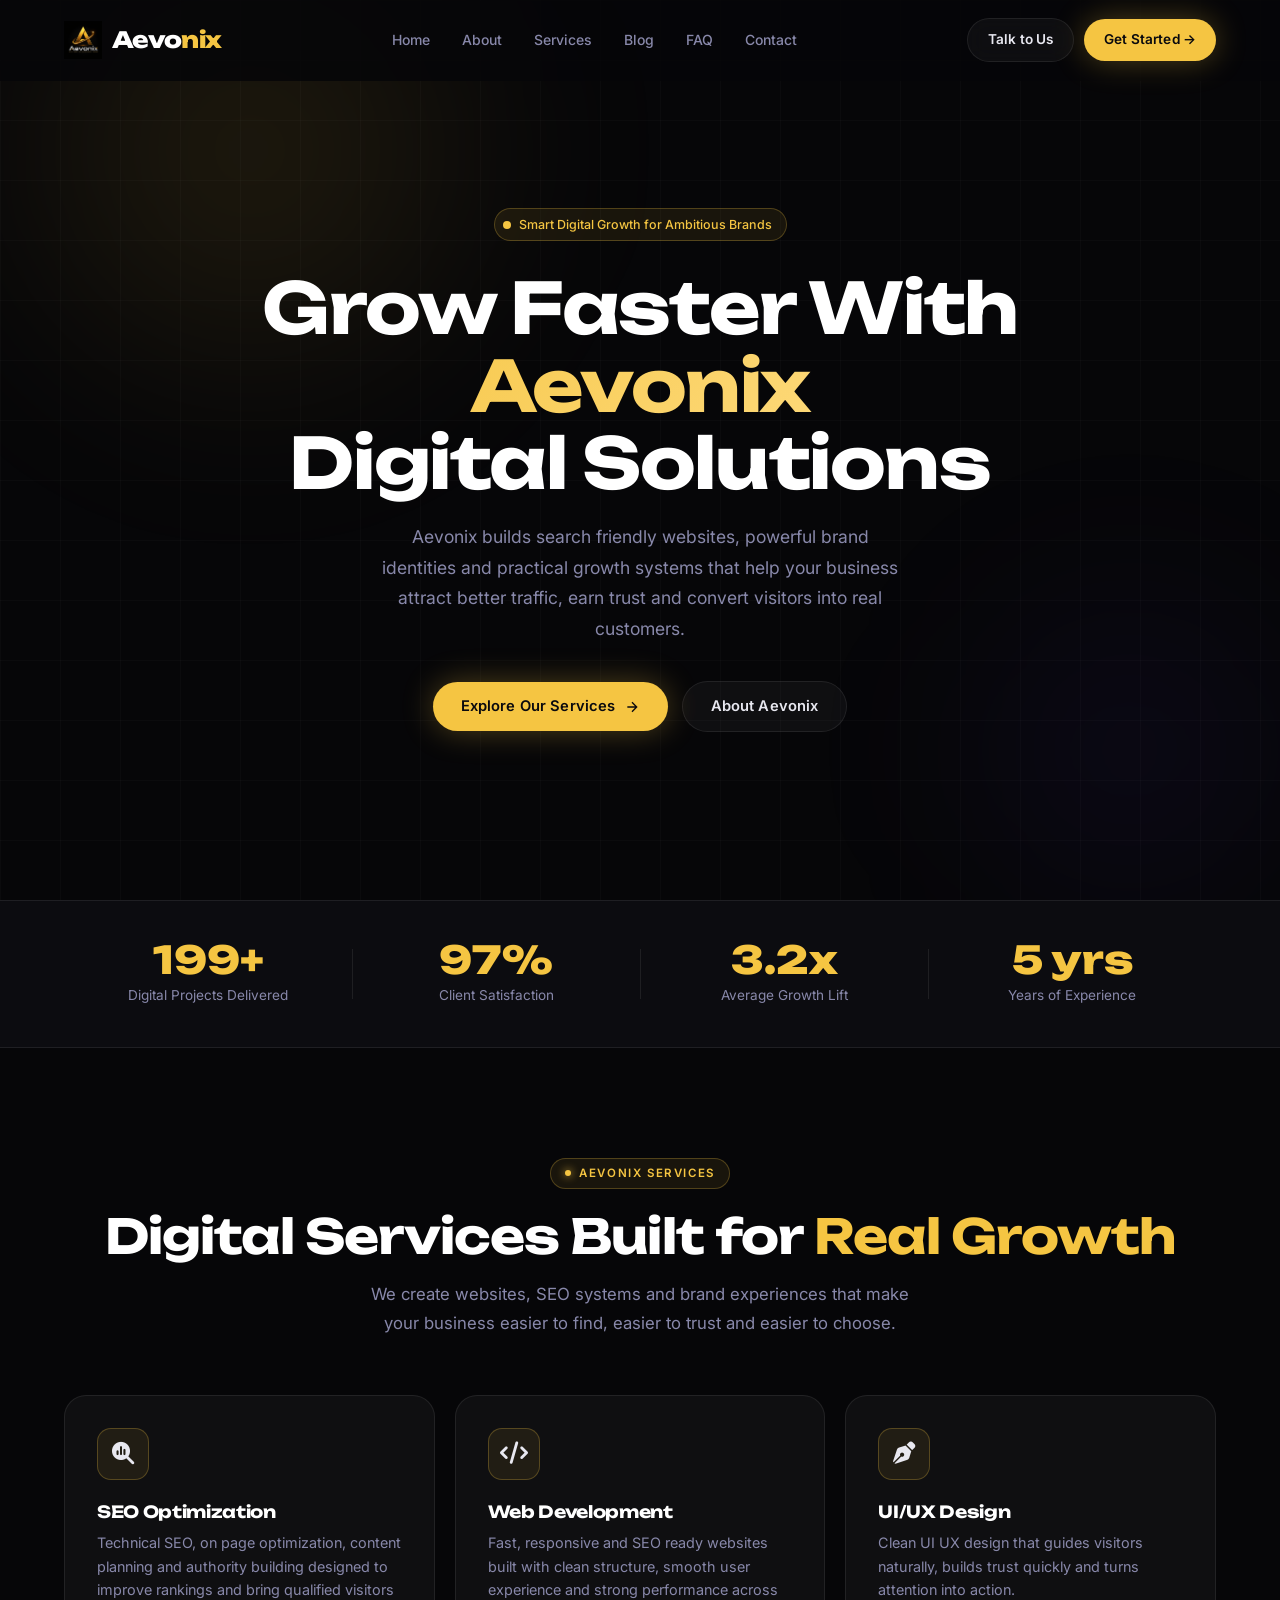
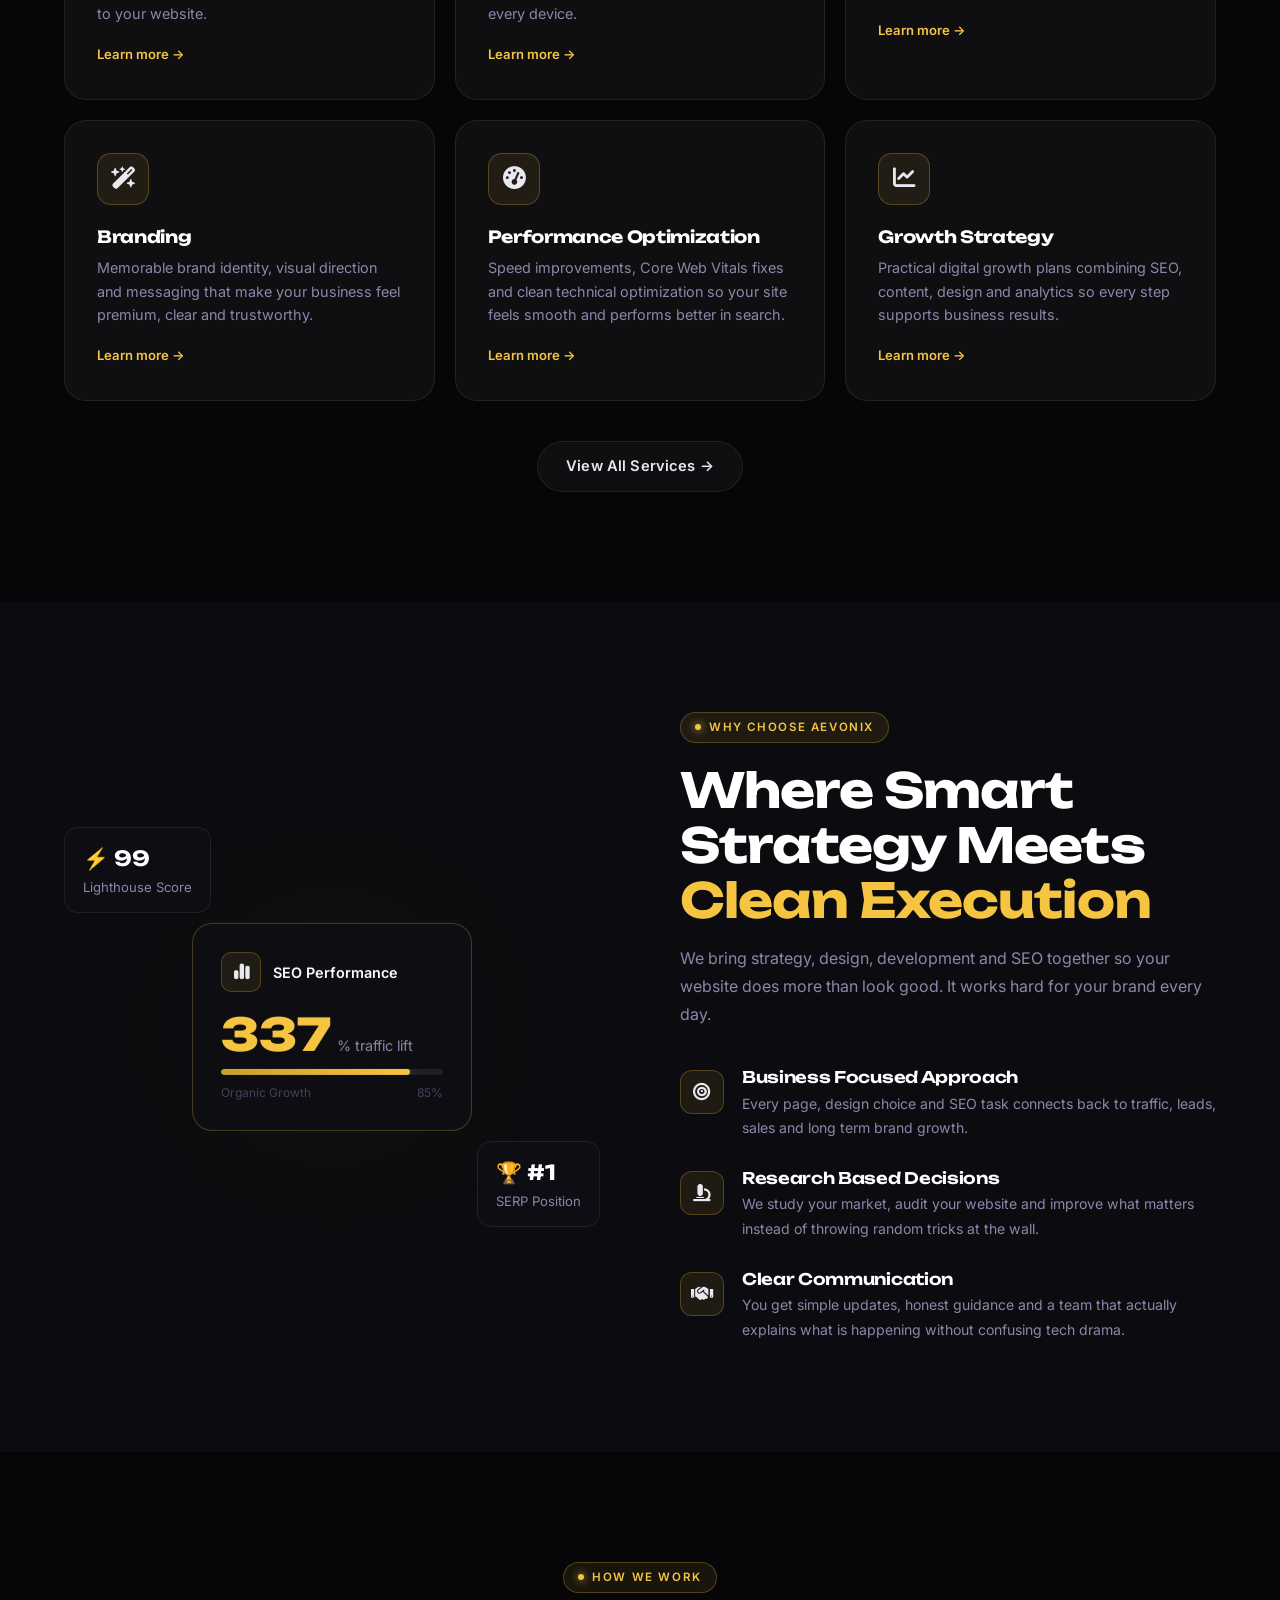
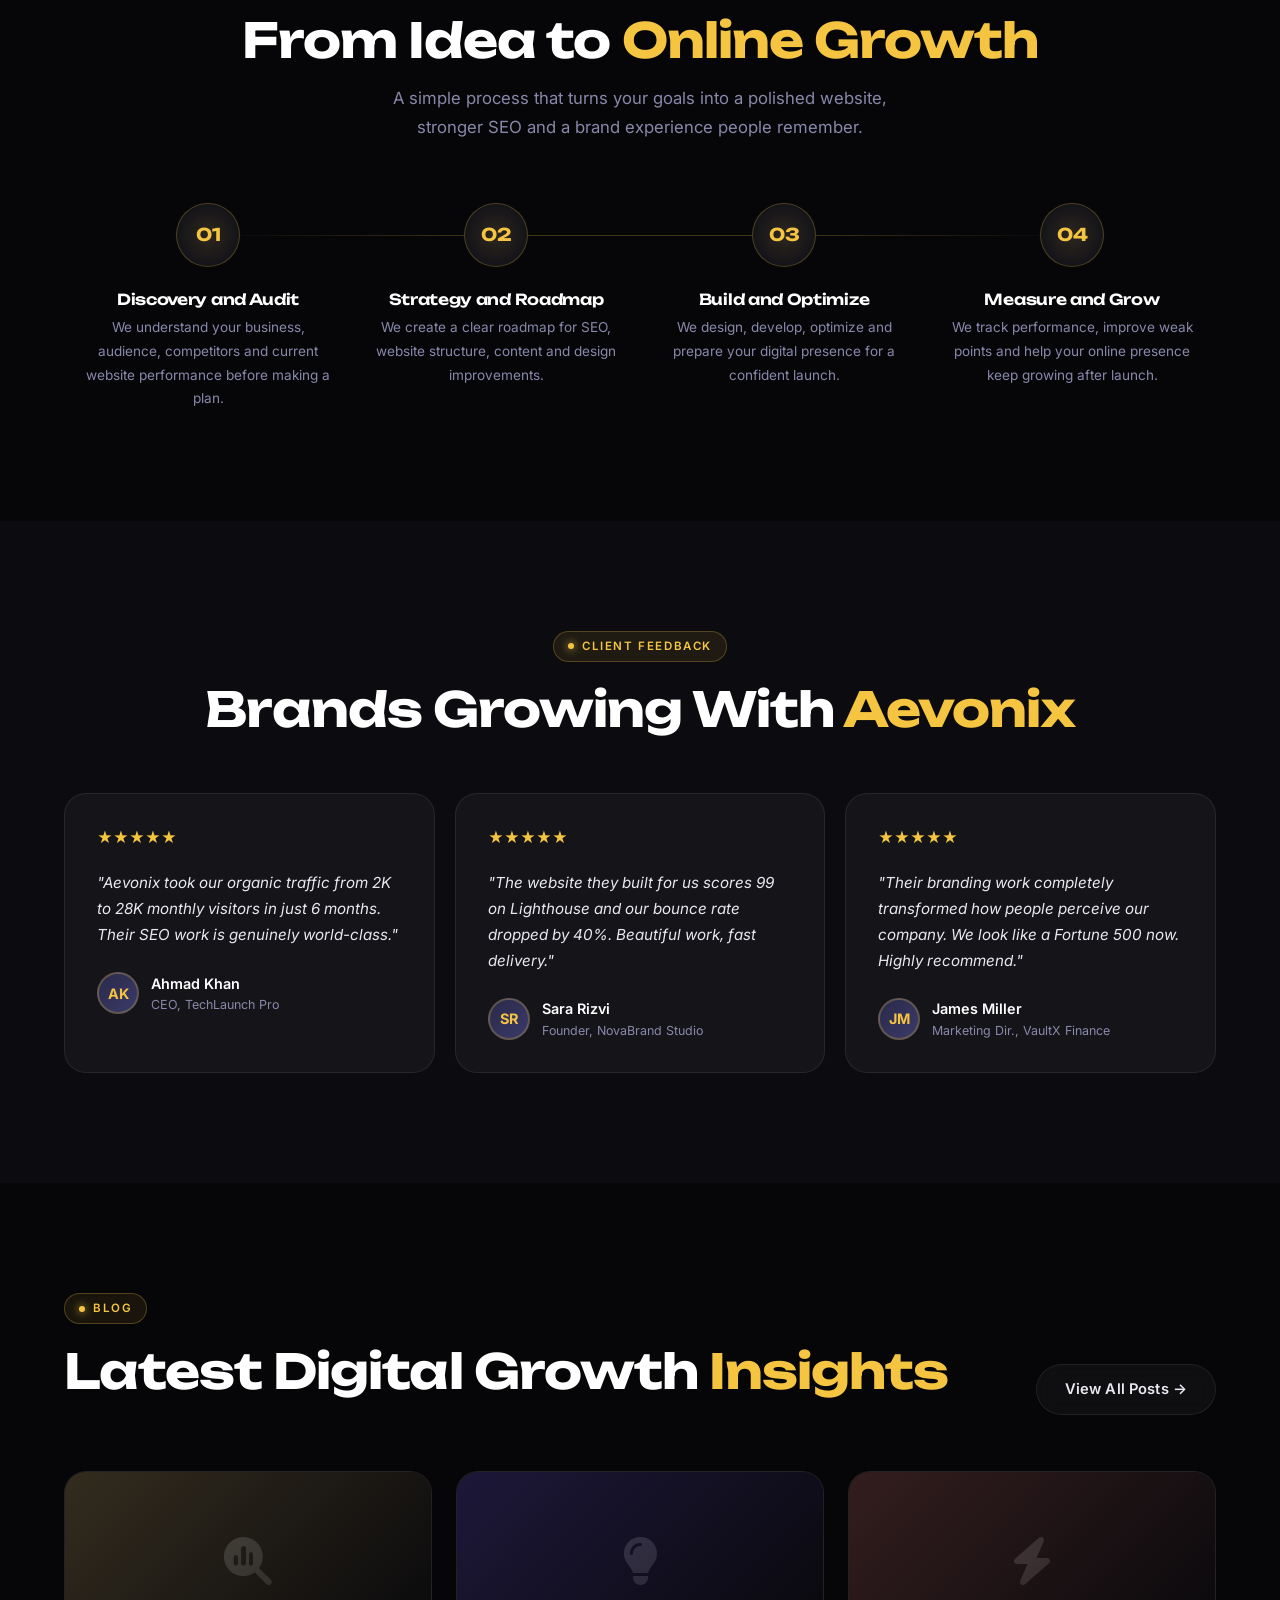
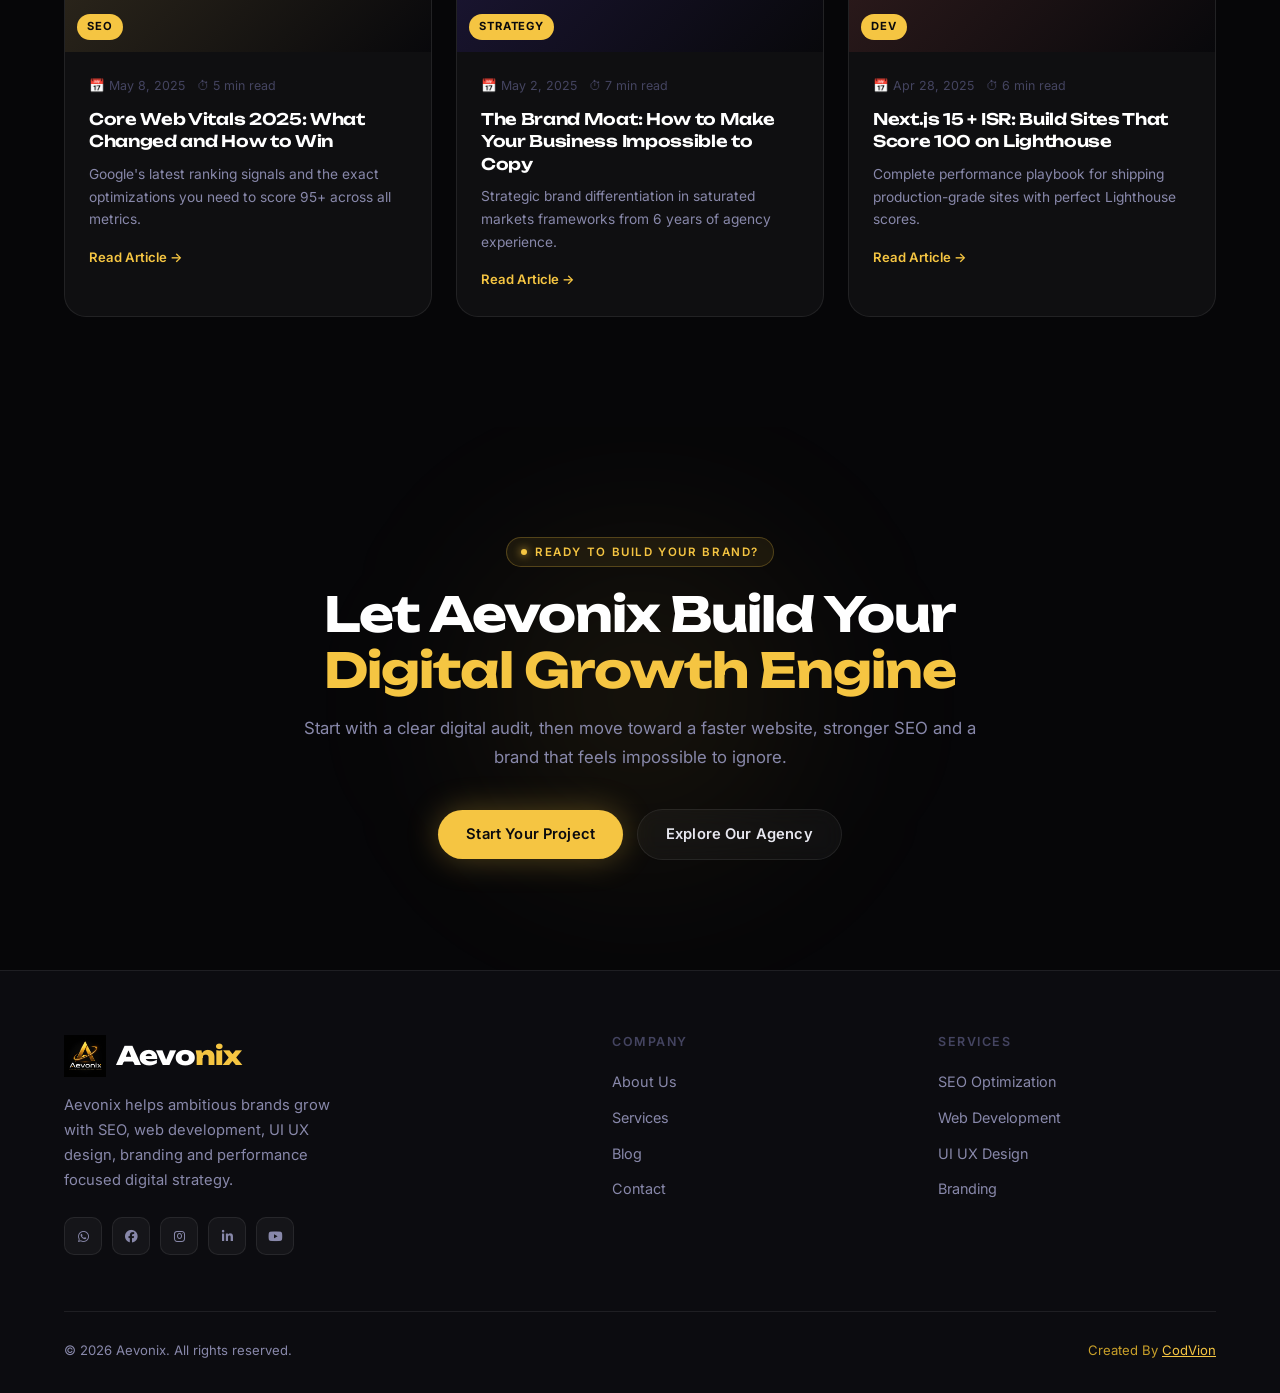
<file: aevonix/index.html>
<!DOCTYPE html>

<html lang="en">

<head>
  <meta charset="utf-8" />
  <meta content="width=device-width, initial-scale=1.0" name="viewport" />
  <title>Aevonix | Digital Growth Agency for SEO, Web Development and Branding</title>
  <meta
    content="Aevonix helps ambitious brands grow online with SEO, custom web development, UI UX design, branding and performance focused digital strategy."
    name="description" />
  <meta
    content="Aevonix, digital growth agency, SEO agency, web development agency, UI UX design, branding agency, technical SEO, on page SEO, website performance optimization, digital marketing services, business growth agency"
    name="keywords" />
  <meta content="Aevonix" name="author" />
  <meta content="index, follow, max-image-preview:large, max-snippet:-1, max-video-preview:-1" name="robots" />
  <meta content="#0b0b10" name="theme-color" />
  <link href="https://aevonix.netlify.app/" rel="canonical" />
  <link href="assets/images/favicon.webp" rel="icon" type="image/webp" />
  <link href="assets/images/favicon.webp" rel="apple-touch-icon" type="image/webp" />
  <meta content="website" property="og:type" />
  <meta content="Aevonix | SEO, Web Development and Digital Growth Agency" property="og:title" />
  <meta
    content="Grow your brand with Aevonix through search focused strategy, fast websites, conversion ready design and bold digital branding."
    property="og:description" />
  <meta content="https://aevonix.netlify.app/" property="og:url" />
  <meta content="Aevonix" property="og:site_name" />
  <meta content="https://aevonix.netlify.app/assets/images/og-image.webp" property="og:image" />
  <meta content="Aevonix digital growth agency brand preview" property="og:image:alt" />
  <meta content="en_US" property="og:locale" />
  <meta content="summary_large_image" name="twitter:card" />
  <meta content="Aevonix | Digital Growth Agency" name="twitter:title" />
  <meta content="SEO, web development, UI UX design and branding built for measurable online growth."
    name="twitter:description" />
  <meta content="https://aevonix.netlify.app/assets/images/og-image.webp" name="twitter:image" />
  <script type="application/ld+json">
  {
    "@context": "https://schema.org",
    "@graph": [
      {
        "@type": "Organization",
        "@id": "https://aevonix.netlify.app/#organization",
        "name": "Aevonix",
        "url": "https://aevonix.netlify.app/",
        "logo": "https://aevonix.netlify.app/assets/images/logo.webp",
        "description": "Aevonix is a digital growth agency offering SEO, web development, UI UX design, branding and performance optimization services.",
        "sameAs": [
          "https://www.facebook.com/profile.php?id=61585100560566",
          "https://www.instagram.com/codvion/",
          "https://www.linkedin.com/in/codvion/",
          "https://www.youtube.com/@codvion_pro"
        ],
        "contactPoint": {
          "@type": "ContactPoint",
          "telephone": "+92-321-4086800",
          "contactType": "customer support",
          "areaServed": "Worldwide",
          "availableLanguage": ["English", "Urdu"]
        }
      },
      {
        "@type": "WebSite",
        "@id": "https://aevonix.netlify.app/#website",
        "url": "https://aevonix.netlify.app/",
        "name": "Aevonix",
        "publisher": { "@id": "https://aevonix.netlify.app/#organization" },
        "potentialAction": {
          "@type": "SearchAction",
          "target": "https://aevonix.netlify.app/blog?s={search_term_string}",
          "query-input": "required name=search_term_string"
        }
      },
      {
        "@type": "ProfessionalService",
        "@id": "https://aevonix.netlify.app/#professionalservice",
        "name": "Aevonix Digital Growth Agency",
        "url": "https://aevonix.netlify.app/",
        "image": "https://aevonix.netlify.app/assets/images/og-image.webp",
        "priceRange": "$$",
        "areaServed": "Worldwide",
        "serviceType": [
          "SEO Optimization",
          "Web Development",
          "UI UX Design",
          "Branding",
          "Performance Optimization",
          "Digital Growth Strategy"
        ],
        "provider": { "@id": "https://aevonix.netlify.app/#organization" }
      }
    ]
  }
  </script>
  <link href="https://fonts.googleapis.com" rel="preconnect" />
  <link crossorigin="" href="https://fonts.gstatic.com" rel="preconnect" />
  <link
    href="https://fonts.googleapis.com/css2?family=Unbounded:wght@300;400;500;600;700;800;900&amp;family=Inter:wght@300;400;500;600&amp;display=swap"
    rel="stylesheet" />
  <link href="styles.css" rel="stylesheet" />
  <link href="https://cdnjs.cloudflare.com/ajax/libs/font-awesome/6.5.0/css/all.min.css" rel="stylesheet" />
  <style>
    .hero {
      min-height: 100vh;
      display: flex;
      align-items: center;
      position: relative;
      overflow: hidden;
      padding: 120px 0 80px;
    }

    .hero-bg {
      position: absolute;
      inset: 0;
      z-index: 0;
    }

    .hero-glow-1 {
      width: 700px;
      height: 700px;
      top: -200px;
      left: -100px;
      background: radial-gradient(circle, rgba(245, 197, 66, 0.12) 0%, transparent 65%);
    }

    .hero-glow-2 {
      width: 500px;
      height: 500px;
      bottom: -100px;
      right: -100px;
      background: radial-gradient(circle, rgba(100, 60, 245, 0.08) 0%, transparent 65%);
    }

    .hero-grid-lines {
      position: absolute;
      inset: 0;
      background-image:
        linear-gradient(rgba(255, 255, 255, 0.02) 1px, transparent 1px),
        linear-gradient(90deg, rgba(255, 255, 255, 0.02) 1px, transparent 1px);
      background-size: 60px 60px;
    }

    .hero-inner {
      position: relative;
      z-index: 1;
      display: flex;
      justify-content: center;
      align-items: center;
      flex-direction: column;
    }

    .hero-badge {
      display: inline-flex;
      align-items: center;
      gap: 8px;
      background: var(--gold-glass);
      border: 1px solid var(--border-gold);
      border-radius: 100px;
      padding: 6px 14px 6px 8px;
      font-size: 0.78rem;
      font-weight: 500;
      color: var(--gold);
      margin-bottom: 28px;
    }

    .hero-badge-dot {
      width: 8px;
      height: 8px;
      border-radius: 50%;
      background: var(--gold);
      animation: pulseDot 2s ease-in-out infinite;
    }

    .hero h1 {
      font-size: clamp(2.4rem, 5.5vw, 5.5rem);
      margin-bottom: 20px;
      line-height: 1.1;
    }

    .hero-headline-line {
      display: block;
      text-align: center;
    }

    .hero-headline-accent {
      display: block;
      background: linear-gradient(135deg, var(--gold) 0%, #ffdd85 50%, var(--gold) 100%);
      background-size: 200% auto;
      -webkit-background-clip: text;
      -webkit-text-fill-color: transparent;
      background-clip: text;
      animation: shimmer 4s linear infinite;
      text-align: center;
    }

    .hero p {
      font-size: 1.1rem;
      line-height: 1.75;
      margin-bottom: 36px;
      max-width: 520px;
      text-align: center;
    }

    .hero-cta {
      display: flex;
      align-items: center;
      justify-content: center;
      gap: 14px;
      flex-wrap: wrap;
    }

    .stats-bar {
      background: var(--bg-2);
      border-top: 1px solid var(--border);
      border-bottom: 1px solid var(--border);
      padding: 40px 0;
    }

    .stats-grid {
      display: grid;
      grid-template-columns: repeat(4, 1fr);
      gap: 0;
    }

    .stat-item {
      text-align: center;
      padding: 0 24px;
      position: relative;
    }

    .stat-item+.stat-item::before {
      content: '';
      position: absolute;
      left: 0;
      top: 50%;
      transform: translateY(-50%);
      height: 50px;
      width: 1px;
      background: var(--border);
    }

    .stat-num {
      font-family: var(--font-head);
      font-size: 2.4rem;
      font-weight: 800;
      color: var(--gold);
      line-height: 1;
      margin-bottom: 6px;
    }

    .stat-lbl {
      font-size: 0.85rem;
      color: var(--text-dim);
    }

    .services-preview-grid {
      display: grid;
      grid-template-columns: repeat(3, 1fr);
      gap: 20px;
      margin-top: 56px;
    }

    .svc-card {
      padding: 32px;
      border-radius: var(--radius-lg);
      background: var(--surface);
      border: 1px solid var(--border);
      transition: all 0.35s var(--ease-out);
      position: relative;
      overflow: hidden;
    }

    .svc-card::before {
      content: '';
      position: absolute;
      inset: 0;
      background: radial-gradient(circle at 0% 100%, var(--gold-glass), transparent 60%);
      opacity: 0;
      transition: opacity 0.35s;
    }

    .svc-card:hover::before {
      opacity: 1;
    }

    .svc-card:hover {
      border-color: var(--border-gold);
      transform: translateY(-5px);
      box-shadow: 0 24px 64px rgba(0, 0, 0, 0.5);
    }

    .svc-icon {
      width: 52px;
      height: 52px;
      border-radius: 14px;
      background: var(--gold-glass);
      border: 1px solid var(--border-gold);
      display: flex;
      align-items: center;
      justify-content: center;
      margin-bottom: 22px;
      font-size: 1.4rem;
      position: relative;
    }

    .svc-card h3 {
      font-size: 1.05rem;
      margin-bottom: 10px;
      font-weight: 700;
    }

    .svc-card p {
      font-size: 0.9rem;
      line-height: 1.65;
    }

    .svc-arrow {
      display: inline-flex;
      align-items: center;
      gap: 6px;
      font-size: 0.82rem;
      font-weight: 600;
      color: var(--gold);
      margin-top: 18px;
      transition: gap 0.2s;
    }

    .svc-card:hover .svc-arrow {
      gap: 10px;
    }

    .why-section {
      background: var(--bg-2);
    }

    .why-grid {
      display: grid;
      grid-template-columns: 1fr 1fr;
      gap: 80px;
      align-items: center;
    }

    .why-visual {
      position: relative;
      height: 480px;
    }

    .why-main-card {
      position: absolute;
      top: 50%;
      left: 50%;
      transform: translate(-50%, -50%);
      width: 280px;
      background: rgba(14, 14, 20, 0.95);
      border: 1px solid var(--border-gold);
      border-radius: 20px;
      padding: 28px;
      backdrop-filter: blur(16px);
    }

    .why-card-header {
      display: flex;
      align-items: center;
      gap: 12px;
      margin-bottom: 20px;
    }

    .why-card-icon {
      width: 40px;
      height: 40px;
      border-radius: 10px;
      background: var(--gold-glass);
      border: 1px solid var(--border-gold);
      display: flex;
      align-items: center;
      justify-content: center;
      font-size: 1.1rem;
    }

    .why-card-title {
      font-family: var(--font-body);
      font-size: 0.9rem;
      font-weight: 600;
      color: #fff;
    }

    .why-metric {
      display: flex;
      align-items: baseline;
      gap: 6px;
      margin-bottom: 12px;
    }

    .why-metric-val {
      font-family: var(--font-head);
      font-size: 2.8rem;
      font-weight: 800;
      color: var(--gold);
      line-height: 1;
    }

    .why-metric-unit {
      color: var(--text-dim);
      font-size: 0.9rem;
    }

    .why-progress {
      height: 6px;
      background: var(--surface-2);
      border-radius: 100px;
      overflow: hidden;
      margin-bottom: 8px;
    }

    .why-progress-bar {
      height: 100%;
      border-radius: 100px;
      background: linear-gradient(90deg, var(--gold-dim), var(--gold));
      box-shadow: 0 0 12px rgba(245, 197, 66, 0.4);
    }

    .why-progress-lbl {
      display: flex;
      justify-content: space-between;
      font-size: 0.75rem;
      color: var(--text-faint);
    }

    .why-float-card {
      position: absolute;
      background: rgba(14, 14, 20, 0.9);
      border: 1px solid var(--border);
      border-radius: 14px;
      padding: 14px 18px;
      backdrop-filter: blur(12px);
      font-size: 0.82rem;
    }

    .why-float-card-1 {
      top: 40px;
      left: 0;
      animation: float 4.5s 0.3s ease-in-out infinite;
    }

    .why-float-card-2 {
      bottom: 40px;
      right: 0;
      animation: float 5s 0.8s ease-in-out infinite;
    }

    .float-val {
      font-family: var(--font-head);
      font-size: 1.3rem;
      font-weight: 700;
      color: #fff;
    }

    .float-lbl {
      color: var(--text-dim);
      margin-top: 2px;
    }

    .why-points {
      display: flex;
      flex-direction: column;
      gap: 28px;
      margin-top: 40px;
    }

    .why-point {
      display: flex;
      gap: 18px;
      align-items: flex-start;
    }

    .why-point-icon {
      width: 44px;
      height: 44px;
      flex-shrink: 0;
      border-radius: 12px;
      background: var(--gold-glass);
      border: 1px solid var(--border-gold);
      display: flex;
      align-items: center;
      justify-content: center;
      font-size: 1.1rem;
      margin-top: 2px;
    }

    .why-point h3 {
      font-size: 1rem;
      margin-bottom: 5px;
      font-weight: 600;
    }

    .why-point p {
      font-size: 0.88rem;
    }

    .process-steps {
      display: grid;
      grid-template-columns: repeat(4, 1fr);
      gap: 0;
      margin-top: 60px;
      position: relative;
    }

    .process-steps::before {
      content: '';
      position: absolute;
      top: 32px;
      left: calc(12.5%);
      right: calc(12.5%);
      height: 1px;
      background: linear-gradient(90deg, transparent, var(--border-gold), var(--border-gold), transparent);
    }

    .process-step {
      text-align: center;
      padding: 0 16px;
      position: relative;
    }

    .step-num {
      width: 64px;
      height: 64px;
      border-radius: 50%;
      background: var(--bg-3);
      border: 1px solid var(--border-gold);
      display: flex;
      align-items: center;
      justify-content: center;
      margin: 0 auto 24px;
      font-family: var(--font-head);
      font-size: 1.1rem;
      font-weight: 700;
      color: var(--gold);
      position: relative;
      z-index: 1;
    }

    .step-num::after {
      content: '';
      position: absolute;
      inset: -4px;
      border-radius: 50%;
      background: radial-gradient(circle, rgba(245, 197, 66, 0.12), transparent 70%);
    }

    .process-step h3 {
      font-size: 0.95rem;
      margin-bottom: 8px;
      font-weight: 600;
    }

    .process-step p {
      font-size: 0.85rem;
    }

    .testimonials-section {
      background: var(--bg-2);
    }

    .testimonials-grid {
      display: grid;
      grid-template-columns: repeat(3, 1fr);
      gap: 20px;
      margin-top: 56px;
    }

    .testi-card {
      padding: 32px;
      border-radius: var(--radius-lg);
      background: var(--surface);
      border: 1px solid var(--border);
      transition: all 0.35s var(--ease-out);
    }

    .testi-card:hover {
      border-color: var(--border-gold);
      transform: translateY(-4px);
    }

    .testi-stars {
      display: flex;
      gap: 3px;
      margin-bottom: 20px;
    }

    .testi-stars span {
      color: var(--gold);
      font-size: 0.95rem;
    }

    .testi-quote {
      font-size: 0.95rem;
      line-height: 1.7;
      color: var(--text);
      margin-bottom: 24px;
      font-style: italic;
    }

    .testi-author {
      display: flex;
      align-items: center;
      gap: 12px;
    }

    .testi-avatar {
      width: 42px;
      height: 42px;
      border-radius: 50%;
      background: linear-gradient(135deg, #2a2a4a, #3a3a6a);
      border: 2px solid var(--border-gold);
      display: flex;
      align-items: center;
      justify-content: center;
      font-weight: 700;
      font-size: 0.9rem;
      color: var(--gold);
    }

    .testi-name {
      font-weight: 600;
      font-size: 0.9rem;
      color: #fff;
    }

    .testi-role {
      font-size: 0.78rem;
      color: var(--text-dim);
    }

    .blog-grid {
      display: grid;
      grid-template-columns: repeat(3, 1fr);
      gap: 24px;
      margin-top: 56px;
    }

    .blog-card {
      border-radius: var(--radius-lg);
      background: var(--surface);
      border: 1px solid var(--border);
      overflow: hidden;
      transition: all 0.35s var(--ease-out);
    }

    .blog-card:hover {
      border-color: var(--border-gold);
      transform: translateY(-5px);
      box-shadow: 0 20px 60px rgba(0, 0, 0, 0.5);
    }

    .blog-thumb {
      height: 180px;
      position: relative;
      overflow: hidden;
      background: var(--bg-3);
    }

    .blog-thumb-inner {
      position: absolute;
      inset: 0;
      display: flex;
      align-items: center;
      justify-content: center;
    }

    .blog-thumb-icon {
      font-size: 3rem;
      opacity: 0.25;
    }

    .blog-thumb-gradient {
      position: absolute;
      inset: 0;
    }

    .blog-cat {
      position: absolute;
      bottom: 12px;
      left: 12px;
      background: var(--gold);
      color: #0a0a0e;
      font-size: 0.7rem;
      font-weight: 700;
      letter-spacing: 0.08em;
      text-transform: uppercase;
      padding: 4px 10px;
      border-radius: 100px;
    }

    .blog-body {
      padding: 24px;
    }

    .blog-meta {
      display: flex;
      align-items: center;
      gap: 12px;
      font-size: 0.78rem;
      color: var(--text-faint);
      margin-bottom: 12px;
    }

    .blog-meta span {
      display: flex;
      align-items: center;
      gap: 4px;
    }

    .blog-card h3 {
      font-size: 1rem;
      margin-bottom: 10px;
      font-weight: 600;
      line-height: 1.4;
    }

    .blog-card p {
      font-size: 0.86rem;
      line-height: 1.65;
    }

    .blog-read-more {
      display: inline-flex;
      align-items: center;
      gap: 6px;
      font-size: 0.82rem;
      font-weight: 600;
      color: var(--gold);
      margin-top: 16px;
      transition: gap 0.2s;
    }

    .blog-card:hover .blog-read-more {
      gap: 10px;
    }

    .cta-section {
      position: relative;
      overflow: hidden;
      text-align: center;
    }

    .cta-glow {
      width: 600px;
      height: 400px;
      top: 50%;
      left: 50%;
      transform: translate(-50%, -50%);
      background: radial-gradient(circle, rgba(245, 197, 66, 0.1), transparent 65%);
    }

    .cta-inner {
      position: relative;
      z-index: 1;
      max-width: 700px;
      margin: 0 auto;
    }

    .cta-inner h2 {
      font-size: clamp(1.8rem, 4vw, 3rem);
      margin-bottom: 16px;
    }

    .cta-inner p {
      font-size: 1.05rem;
      margin-bottom: 36px;
    }

    .cta-btns {
      display: flex;
      align-items: center;
      justify-content: center;
      gap: 14px;
      flex-wrap: wrap;
    }

    @media (max-width: 1024px) {


      .why-grid {
        grid-template-columns: 1fr;
        gap: 48px;
      }

      .hero-orb {
        width: 320px;
        height: 320px;
      }

      .services-preview-grid {
        grid-template-columns: repeat(2, 1fr);
      }

      .stats-grid {
        grid-template-columns: repeat(2, 1fr);
        gap: 20px;
      }

      .stat-item+.stat-item::before {
        display: none;
      }

      .testimonials-grid,
      .blog-grid {
        grid-template-columns: repeat(2, 1fr);
      }

      .process-steps {
        grid-template-columns: repeat(2, 1fr);
        gap: 32px;
      }

      .process-steps::before {
        display: none;
      }
    }

    @media (max-width: 768px) {
      .hero {
        padding: 100px 0 60px;
      }

      .stat-num {
        font-size: 1.5rem;
      }

      .hero-orb {
        width: 260px;
        height: 260px;
      }

      .orb-core {
        width: 160px;
        height: 160px;
      }

      .orb-logo {
        font-size: 1.5rem;
      }

      .services-preview-grid {
        grid-template-columns: 1fr;
      }

      .testimonials-grid,
      .blog-grid {
        grid-template-columns: 1fr;
      }

      .why-visual {
        height: 320px;
      }

      .why-main-card {
        width: 240px;
      }
    }
  </style>
</head>

<body>
  <header>
    <nav aria-label="Main navigation" id="navbar">
      <div class="container">
        <div class="nav-inner">
          <a aria-label="Aevonix Home" class="nav-logo" href="index">
            <img alt="Aevonix digital growth agency logo" class="nav-logo-img" src="assets/images/logo.webp" />
            <span>Aevo<span class="span">nix</span></span>
          </a>
          <ul class="nav-links" role="list">
            <li><a href="index">Home</a></li>
            <li><a href="about">About</a></li>
            <li><a href="services">Services</a></li>
            <li><a href="blog">Blog</a></li>
            <li><a href="faq">FAQ</a></li>
            <li><a href="contact">Contact</a></li>
          </ul>
          <div class="nav-cta">
            <a class="btn btn-ghost btn-sm" href="contact">Talk to Us</a>
            <a class="btn btn-primary btn-sm" href="services">Get Started →</a>
          </div>
          <button aria-controls="navMobile" aria-expanded="false" aria-label="Toggle mobile menu" class="nav-toggle"
            id="navToggle">
            <span></span><span></span><span></span>
          </button>
        </div>
      </div>
      <nav aria-label="Mobile navigation" class="nav-mobile" id="navMobile">
        <a href="index">Home</a>
        <a href="about">About</a>
        <a href="services">Services</a>
        <a href="blog">Blog</a>
        <a href="faq">FAQ</a>
        <a href="contact">Contact</a>
      </nav>
    </nav>
  </header>
  <main>
    <section aria-labelledby="hero-headline" class="hero">
      <div class="hero-bg">
        <div class="glow-blob hero-glow-1"></div>
        <div class="glow-blob hero-glow-2"></div>
        <div aria-hidden="true" class="hero-grid-lines"></div>
      </div>
      <div class="container">
        <div class="hero-inner animate-fade-up">
          <div aria-live="polite" class="hero-badge" role="status">
            <span aria-hidden="true" class="hero-badge-dot"></span>
            Smart Digital Growth for Ambitious Brands
          </div>
          <h1 id="hero-headline">
            <span class="hero-headline-line">Grow Faster With</span>
            <span class="hero-headline-accent">Aevonix</span>
            <span class="hero-headline-line">Digital Solutions</span>
          </h1>
          <p>Aevonix builds search friendly websites, powerful brand identities and practical growth systems that help
            your business attract better traffic, earn trust and convert visitors into real customers.</p>
          <div class="hero-cta">
            <a class="btn btn-primary" href="services">
              Explore Our Services
              <svg aria-hidden="true" fill="none" stroke="currentColor" stroke-width="2" viewbox="0 0 24 24">
                <path d="M5 12h14M12 5l7 7-7 7"></path>
              </svg>
            </a>
            <a class="btn btn-ghost" href="about">About Aevonix</a>
          </div>
        </div>
      </div>
    </section>
    <section aria-label="Key statistics" class="stats-bar">
      <div class="container">
        <div class="stats-grid">
          <div class="stat-item reveal">
            <div class="stat-num" data-suffix="+" data-target="200">0</div>
            <div class="stat-lbl">Digital Projects Delivered</div>
          </div>
          <div class="stat-item reveal reveal-delay-1">
            <div class="stat-num" data-suffix="%" data-target="98">0</div>
            <div class="stat-lbl">Client Satisfaction</div>
          </div>
          <div class="stat-item reveal reveal-delay-2">
            <div class="stat-num" data-suffix="x" data-target="3.2">0</div>
            <div class="stat-lbl">Average Growth Lift</div>
          </div>
          <div class="stat-item reveal reveal-delay-3">
            <div class="stat-num" data-suffix=" yrs" data-target="6">0</div>
            <div class="stat-lbl">Years of Experience</div>
          </div>
        </div>
      </div>
    </section>
    <section aria-labelledby="services-heading" class="section-pad">
      <div class="container">
        <div class="text-center reveal">
          <span class="section-label">Aevonix Services</span>
          <h2 class="section-heading" id="services-heading">Digital Services Built for <span class="text-gold">Real
              Growth</span></h2>
          <p class="section-sub" style="margin:0 auto">We create websites, SEO systems and brand experiences that make
            your business easier to find, easier to trust and easier to choose.</p>
        </div>
        <div class="services-preview-grid">
          <article class="svc-card reveal reveal-delay-1">
            <div aria-hidden="true" class="svc-icon"><i class="fa-solid fa-magnifying-glass-chart"></i></div>
            <h3>SEO Optimization</h3>
            <p>Technical SEO, on page optimization, content planning and authority building designed to improve rankings
              and bring qualified visitors to your website.
            </p>
            <a class="svc-arrow" href="services#seo">Learn more →</a>
          </article>
          <article class="svc-card reveal reveal-delay-2">
            <div aria-hidden="true" class="svc-icon"><i class="fa-solid fa-code"></i></div>
            <h3>Web Development</h3>
            <p>Fast, responsive and SEO ready websites built with clean structure, smooth user experience and strong
              performance across every device.
            </p>
            <a class="svc-arrow" href="services#web">Learn more →</a>
          </article>
          <article class="svc-card reveal reveal-delay-3">
            <div aria-hidden="true" class="svc-icon"><i class="fa-solid fa-pen-nib"></i></div>
            <h3>UI/UX Design</h3>
            <p>Clean UI UX design that guides visitors naturally, builds trust quickly and turns attention into action.
            </p>
            <a class="svc-arrow" href="services#design">Learn more →</a>
          </article>
          <article class="svc-card reveal reveal-delay-1">
            <div aria-hidden="true" class="svc-icon"><i class="fa-solid fa-wand-magic-sparkles"></i></div>
            <h3>Branding</h3>
            <p>Memorable brand identity, visual direction and messaging that make your business feel premium, clear and
              trustworthy.</p>
            <a class="svc-arrow" href="services#branding">Learn more →</a>
          </article>
          <article class="svc-card reveal reveal-delay-2">
            <div aria-hidden="true" class="svc-icon"><i class="fa-solid fa-gauge-high"></i></div>
            <h3>Performance Optimization</h3>
            <p>Speed improvements, Core Web Vitals fixes and clean technical optimization so your site feels smooth and
              performs better in search.</p>
            <a class="svc-arrow" href="services#perf">Learn more →</a>
          </article>
          <article class="svc-card reveal reveal-delay-3">
            <div aria-hidden="true" class="svc-icon"><i class="fa-solid fa-chart-line"></i></div>
            <h3>Growth Strategy</h3>
            <p>Practical digital growth plans combining SEO, content, design and analytics so every step supports
              business results.</p>
            <a class="svc-arrow" href="services#growth">Learn more →</a>
          </article>
        </div>
        <div class="text-center" style="margin-top:40px">
          <a class="btn btn-ghost" href="services">View All Services →</a>
        </div>
      </div>
    </section>
    <section aria-labelledby="why-heading" class="section-pad why-section">
      <div class="container">
        <div class="why-grid">
          <div aria-hidden="true" class="why-visual reveal">
            <div class="glow-blob"
              style="width:300px;height:300px;top:50%;left:50%;transform:translate(-50%,-50%);background:radial-gradient(circle,rgba(245,197,66,0.08),transparent 65%);">
            </div>
            <div class="why-main-card">
              <div class="why-card-header">
                <div class="why-card-icon"><i class="fa-solid fa-chart-simple"></i></div>
                <div class="why-card-title">SEO Performance</div>
              </div>
              <div class="why-metric">
                <span class="why-metric-val" data-suffix="" data-target="340">0</span>
                <span class="why-metric-unit">% traffic lift</span>
              </div>
              <div class="why-progress">
                <div class="why-progress-bar" style="width:85%"></div>
              </div>
              <div class="why-progress-lbl"><span>Organic Growth</span><span>85%</span></div>
            </div>
            <div class="why-float-card why-float-card-1">
              <div class="float-val">⚡ 99</div>
              <div class="float-lbl">Lighthouse Score</div>
            </div>
            <div class="why-float-card why-float-card-2">
              <div class="float-val">🏆 #1</div>
              <div class="float-lbl">SERP Position</div>
            </div>
          </div>
          <div class="why-content">
            <span class="section-label reveal">Why Choose Aevonix</span>
            <h2 class="section-heading reveal" id="why-heading">Where Smart Strategy Meets <span class="text-gold">Clean
                Execution</span></h2>
            <p class="reveal" style="margin-bottom:0">We bring strategy, design, development and SEO together so your
              website does more than look good. It works hard for your brand every day.</p>
            <div class="why-points">
              <div class="why-point reveal reveal-delay-1">
                <div aria-hidden="true" class="why-point-icon"><i class="fa-solid fa-bullseye"></i></div>
                <div>
                  <h3>Business Focused Approach</h3>
                  <p>Every page, design choice and SEO task connects back to traffic, leads, sales and long term brand
                    growth.</p>
                </div>
              </div>
              <div class="why-point reveal reveal-delay-2">
                <div aria-hidden="true" class="why-point-icon"><i class="fa-solid fa-microscope"></i></div>
                <div>
                  <h3>Research Based Decisions</h3>
                  <p>We study your market, audit your website and improve what matters instead of throwing random tricks
                    at the wall.</p>
                </div>
              </div>
              <div class="why-point reveal reveal-delay-3">
                <div aria-hidden="true" class="why-point-icon"><i class="fa-solid fa-handshake"></i></div>
                <div>
                  <h3>Clear Communication</h3>
                  <p>You get simple updates, honest guidance and a team that actually explains what is happening without
                    confusing tech drama.</p>
                </div>
              </div>
            </div>
          </div>
        </div>
      </div>
    </section>
    <section aria-labelledby="process-heading" class="section-pad">
      <div class="container text-center">
        <span class="section-label reveal">How We Work</span>
        <h2 class="section-heading reveal" id="process-heading">From Idea to <span class="text-gold">Online
            Growth</span></h2>
        <p class="section-sub reveal" style="margin:0 auto">A simple process that turns your goals into a polished
          website, stronger SEO and a brand experience people remember.</p>
        <div class="process-steps">
          <div class="process-step reveal reveal-delay-1">
            <div aria-label="Step 1" class="step-num">01</div>
            <h3>Discovery and Audit</h3>
            <p>We understand your business, audience, competitors and current website performance before making a plan.
            </p>
          </div>
          <div class="process-step reveal reveal-delay-2">
            <div aria-label="Step 2" class="step-num">02</div>
            <h3>Strategy and Roadmap</h3>
            <p>We create a clear roadmap for SEO, website structure, content and design improvements.</p>
          </div>
          <div class="process-step reveal reveal-delay-3">
            <div aria-label="Step 3" class="step-num">03</div>
            <h3>Build and Optimize</h3>
            <p>We design, develop, optimize and prepare your digital presence for a confident launch.</p>
          </div>
          <div class="process-step reveal reveal-delay-4">
            <div aria-label="Step 4" class="step-num">04</div>
            <h3>Measure and Grow</h3>
            <p>We track performance, improve weak points and help your online presence keep growing after launch.</p>
          </div>
        </div>
      </div>
    </section>
    <section aria-labelledby="testi-heading" class="section-pad testimonials-section">
      <div class="container">
        <div class="text-center reveal">
          <span class="section-label">Client Feedback</span>
          <h2 class="section-heading" id="testi-heading">Brands Growing With <span class="text-gold">Aevonix</span></h2>
        </div>
        <div class="testimonials-grid">
          <article class="testi-card reveal reveal-delay-1">
            <div aria-label="5 stars" class="testi-stars">
              <span aria-hidden="true">★★★★★</span>
            </div>
            <blockquote class="testi-quote">"Aevonix took our organic traffic from 2K to 28K monthly visitors in just 6
              months. Their SEO work is genuinely world-class."</blockquote>
            <div class="testi-author">
              <div aria-hidden="true" class="testi-avatar">AK</div>
              <div>
                <div class="testi-name">Ahmad Khan</div>
                <div class="testi-role">CEO, TechLaunch Pro</div>
              </div>
            </div>
          </article>
          <article class="testi-card reveal reveal-delay-2">
            <div aria-label="5 stars" class="testi-stars"><span aria-hidden="true">★★★★★</span></div>
            <blockquote class="testi-quote">"The website they built for us scores 99 on Lighthouse and our bounce rate
              dropped by 40%. Beautiful work, fast delivery."</blockquote>
            <div class="testi-author">
              <div aria-hidden="true" class="testi-avatar">SR</div>
              <div>
                <div class="testi-name">Sara Rizvi</div>
                <div class="testi-role">Founder, NovaBrand Studio</div>
              </div>
            </div>
          </article>
          <article class="testi-card reveal reveal-delay-3">
            <div aria-label="5 stars" class="testi-stars"><span aria-hidden="true">★★★★★</span></div>
            <blockquote class="testi-quote">"Their branding work completely transformed how people perceive our company.
              We look like a Fortune 500 now. Highly recommend."</blockquote>
            <div class="testi-author">
              <div aria-hidden="true" class="testi-avatar">JM</div>
              <div>
                <div class="testi-name">James Miller</div>
                <div class="testi-role">Marketing Dir., VaultX Finance</div>
              </div>
            </div>
          </article>
        </div>
      </div>
    </section>
    <section aria-labelledby="blog-heading" class="section-pad">
      <div class="container">
        <div class="reveal"
          style="display:flex;align-items:flex-end;justify-content:space-between;flex-wrap:wrap;gap:20px;margin-bottom:0">
          <div>
            <span class="section-label">Blog</span>
            <h2 class="section-heading" id="blog-heading">Latest Digital Growth <span class="text-gold">Insights</span>
            </h2>
          </div>
          <a class="btn btn-ghost" href="blog">View All Posts →</a>
        </div>
        <div class="blog-grid">
          <article class="blog-card reveal reveal-delay-1">
            <div class="blog-thumb">
              <div class="blog-thumb-inner">
                <div aria-hidden="true" class="blog-thumb-icon"><i class="fa-solid fa-magnifying-glass-chart"></i></div>
              </div>
              <div class="blog-thumb-gradient"
                style="background:linear-gradient(135deg,rgba(245,197,66,0.15),rgba(6,6,8,0.8))"></div>
              <span class="blog-cat">SEO</span>
            </div>
            <div class="blog-body">
              <div class="blog-meta">
                <span>📅 May 8, 2025</span>
                <span>⏱ 5 min read</span>
              </div>
              <h3>Core Web Vitals 2025: What Changed and How to Win</h3>
              <p>Google's latest ranking signals and the exact optimizations you need to score 95+ across all metrics.
              </p>
              <a class="blog-read-more" href="blog">Read Article →</a>
            </div>
          </article>
          <article class="blog-card reveal reveal-delay-2">
            <div class="blog-thumb">
              <div class="blog-thumb-inner">
                <div aria-hidden="true" class="blog-thumb-icon"><i class="fa-solid fa-lightbulb"></i></div>
              </div>
              <div class="blog-thumb-gradient"
                style="background:linear-gradient(135deg,rgba(100,60,245,0.15),rgba(6,6,8,0.8))"></div>
              <span class="blog-cat">Strategy</span>
            </div>
            <div class="blog-body">
              <div class="blog-meta">
                <span>📅 May 2, 2025</span>
                <span>⏱ 7 min read</span>
              </div>
              <h3>The Brand Moat: How to Make Your Business Impossible to Copy</h3>
              <p>Strategic brand differentiation in saturated markets frameworks from 6 years of agency experience.
              </p>
              <a class="blog-read-more" href="blog">Read Article →</a>
            </div>
          </article>
          <article class="blog-card reveal reveal-delay-3">
            <div class="blog-thumb">
              <div class="blog-thumb-inner">
                <div aria-hidden="true" class="blog-thumb-icon"><i class="fa-solid fa-bolt"></i></div>
              </div>
              <div class="blog-thumb-gradient"
                style="background:linear-gradient(135deg,rgba(245,100,66,0.15),rgba(6,6,8,0.8))"></div>
              <span class="blog-cat">Dev</span>
            </div>
            <div class="blog-body">
              <div class="blog-meta">
                <span>📅 Apr 28, 2025</span>
                <span>⏱ 6 min read</span>
              </div>
              <h3>Next.js 15 + ISR: Build Sites That Score 100 on Lighthouse</h3>
              <p>Complete performance playbook for shipping production-grade sites with perfect Lighthouse scores.</p>
              <a class="blog-read-more" href="blog">Read Article →</a>
            </div>
          </article>
        </div>
      </div>
    </section>
    <section aria-labelledby="cta-heading" class="section-pad cta-section">
      <div aria-hidden="true" class="glow-blob cta-glow"></div>
      <div class="container">
        <div class="cta-inner reveal">
          <span class="section-label" style="justify-content:center">Ready to Build Your Brand?</span>
          <h2 id="cta-heading">Let Aevonix Build Your <span class="text-gold">Digital Growth Engine</span></h2>
          <p>Start with a clear digital audit, then move toward a faster website, stronger SEO and a brand that feels
            impossible to ignore.</p>
          <div class="cta-btns">
            <a class="btn btn-primary" href="contact">Start Your Project</a>
            <a class="btn btn-ghost" href="about">Explore Our Agency</a>
          </div>
        </div>
      </div>
    </section>
  </main>
  <footer>
    <div class="container">
      <div class="footer-grid">
        <div class="footer-brand">
          <a aria-label="Aevonix Home" class="nav-logo footer-logo" href="index">
            <img alt="Aevonix digital growth agency logo" class="nav-logo-img" src="assets/images/logo.webp" />
            <span>Aevo<span class="span">nix</span></span>
          </a>
          <p>Aevonix helps ambitious brands grow with SEO, web development, UI UX design, branding and performance
            focused digital strategy.</p>
          <div aria-label="Social media links" class="footer-socials">
            <a aria-label="Aevonix WhatsApp" class="social-link" href="https://wa.me/923214086800"
              rel="noopener noreferrer" target="_blank"><i class="fa-brands fa-whatsapp"></i></a>
            <a aria-label="Aevonix Facebook" class="social-link"
              href="https://www.facebook.com/profile.php?id=61585100560566" rel="noopener noreferrer" target="_blank"><i
                class="fa-brands fa-facebook"></i></a>
            <a aria-label="Aevonix Instagram" class="social-link" href="https://www.instagram.com/codvion/"
              rel="noopener noreferrer" target="_blank"><i class="fa-brands fa-instagram"></i></a>
            <a aria-label="Aevonix LinkedIn" class="social-link" href="https://www.linkedin.com/in/codvion/"
              rel="noopener noreferrer" target="_blank"><i class="fa-brands fa-linkedin-in"></i></a>
            <a aria-label="Aevonix YouTube" class="social-link" href="https://www.youtube.com/@codvion_pro"
              rel="noopener noreferrer" target="_blank"><i class="fa-brands fa-youtube"></i></a>
          </div>
        </div>
        <nav aria-label="Company links" class="footer-col">
          <h4>Company</h4>
          <ul>
            <li><a href="about">About Us</a></li>
            <li><a href="services">Services</a></li>
            <li><a href="blog">Blog</a></li>
            <li><a href="contact">Contact</a></li>
          </ul>
        </nav>
        <nav aria-label="Service links" class="footer-col">
          <h4>Services</h4>
          <ul>
            <li><a href="services">SEO Optimization</a></li>
            <li><a href="services">Web Development</a></li>
            <li><a href="services">UI UX Design</a></li>
            <li><a href="services">Branding</a></li>
          </ul>
        </nav>
      </div>
      <div class="footer-bottom">
        <span>© 2026 Aevonix. All rights reserved.</span>
        <span>Created By <a href="https://codvion.site" rel="noopener noreferrer" target="_blank">CodVion</a></span>
      </div>
    </div>
  </footer>
  <script defer="" src="main.js"></script>
</body>

</html>
</file>
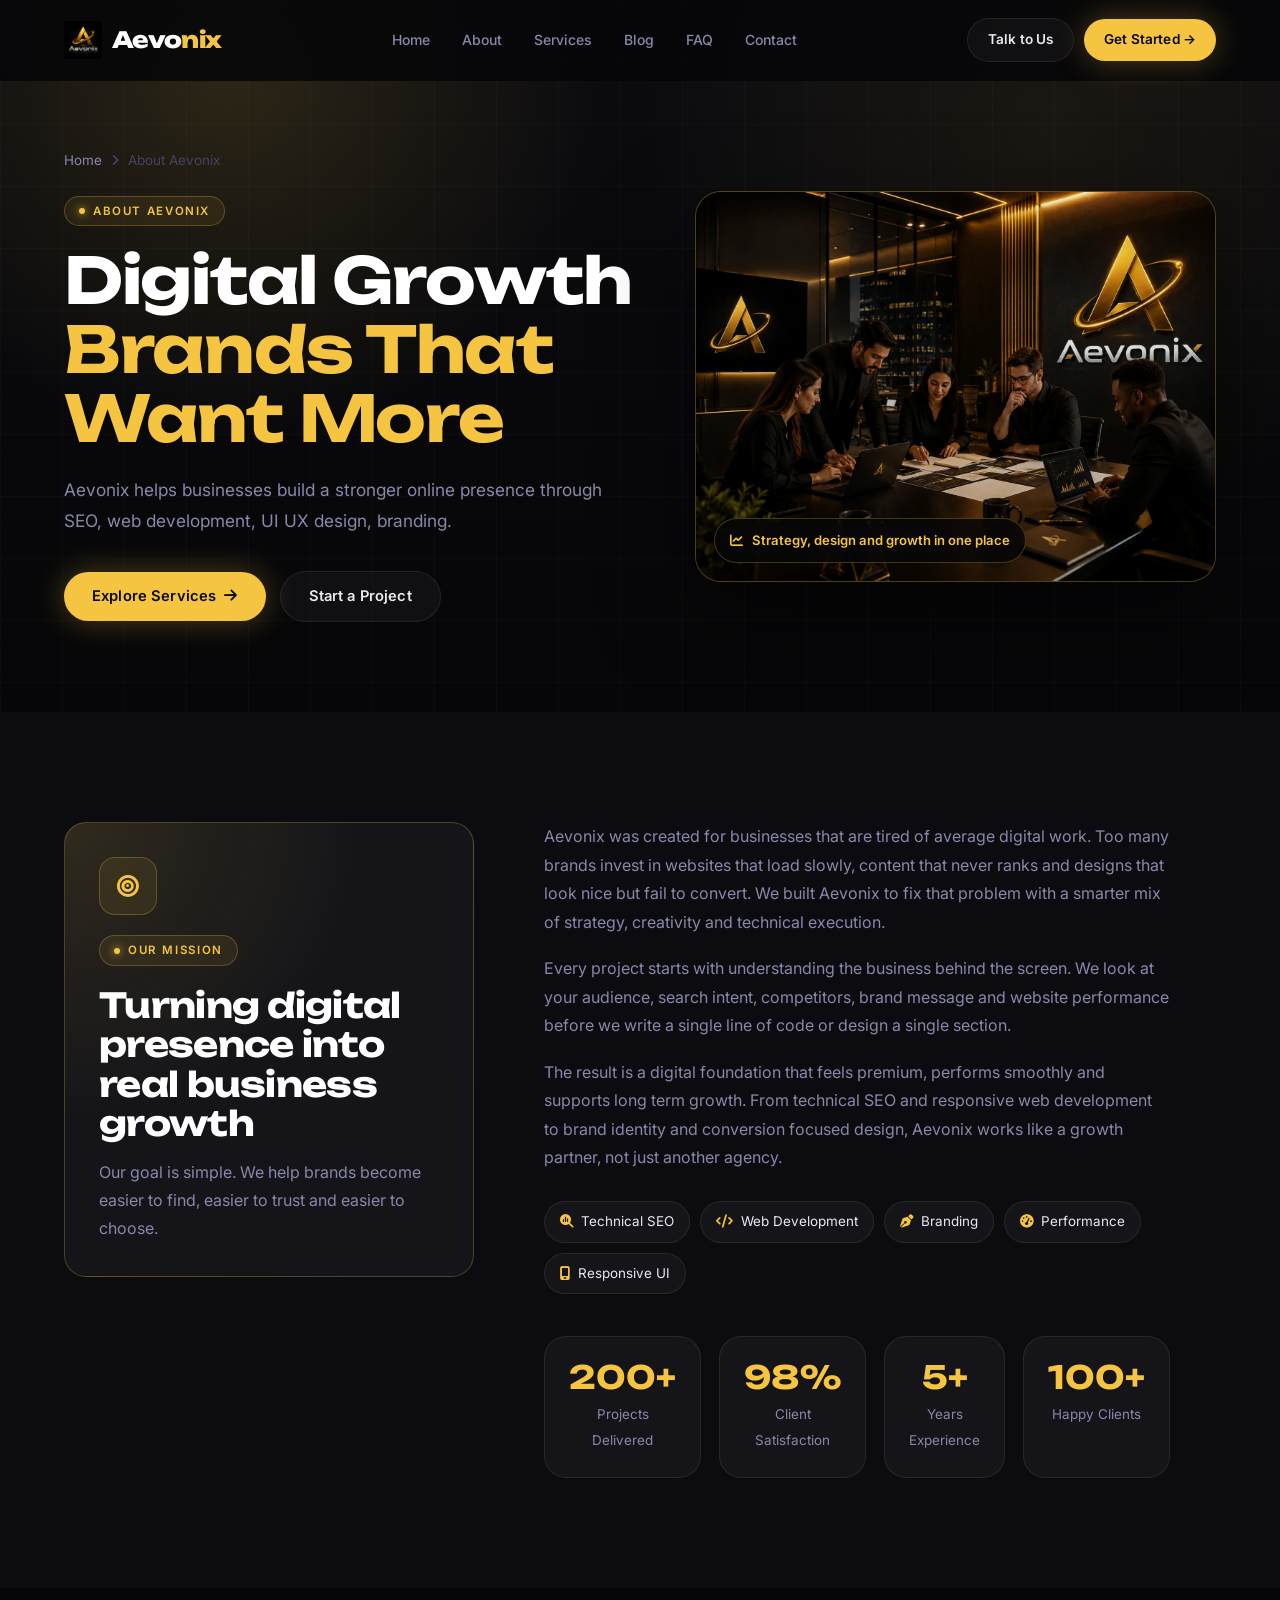
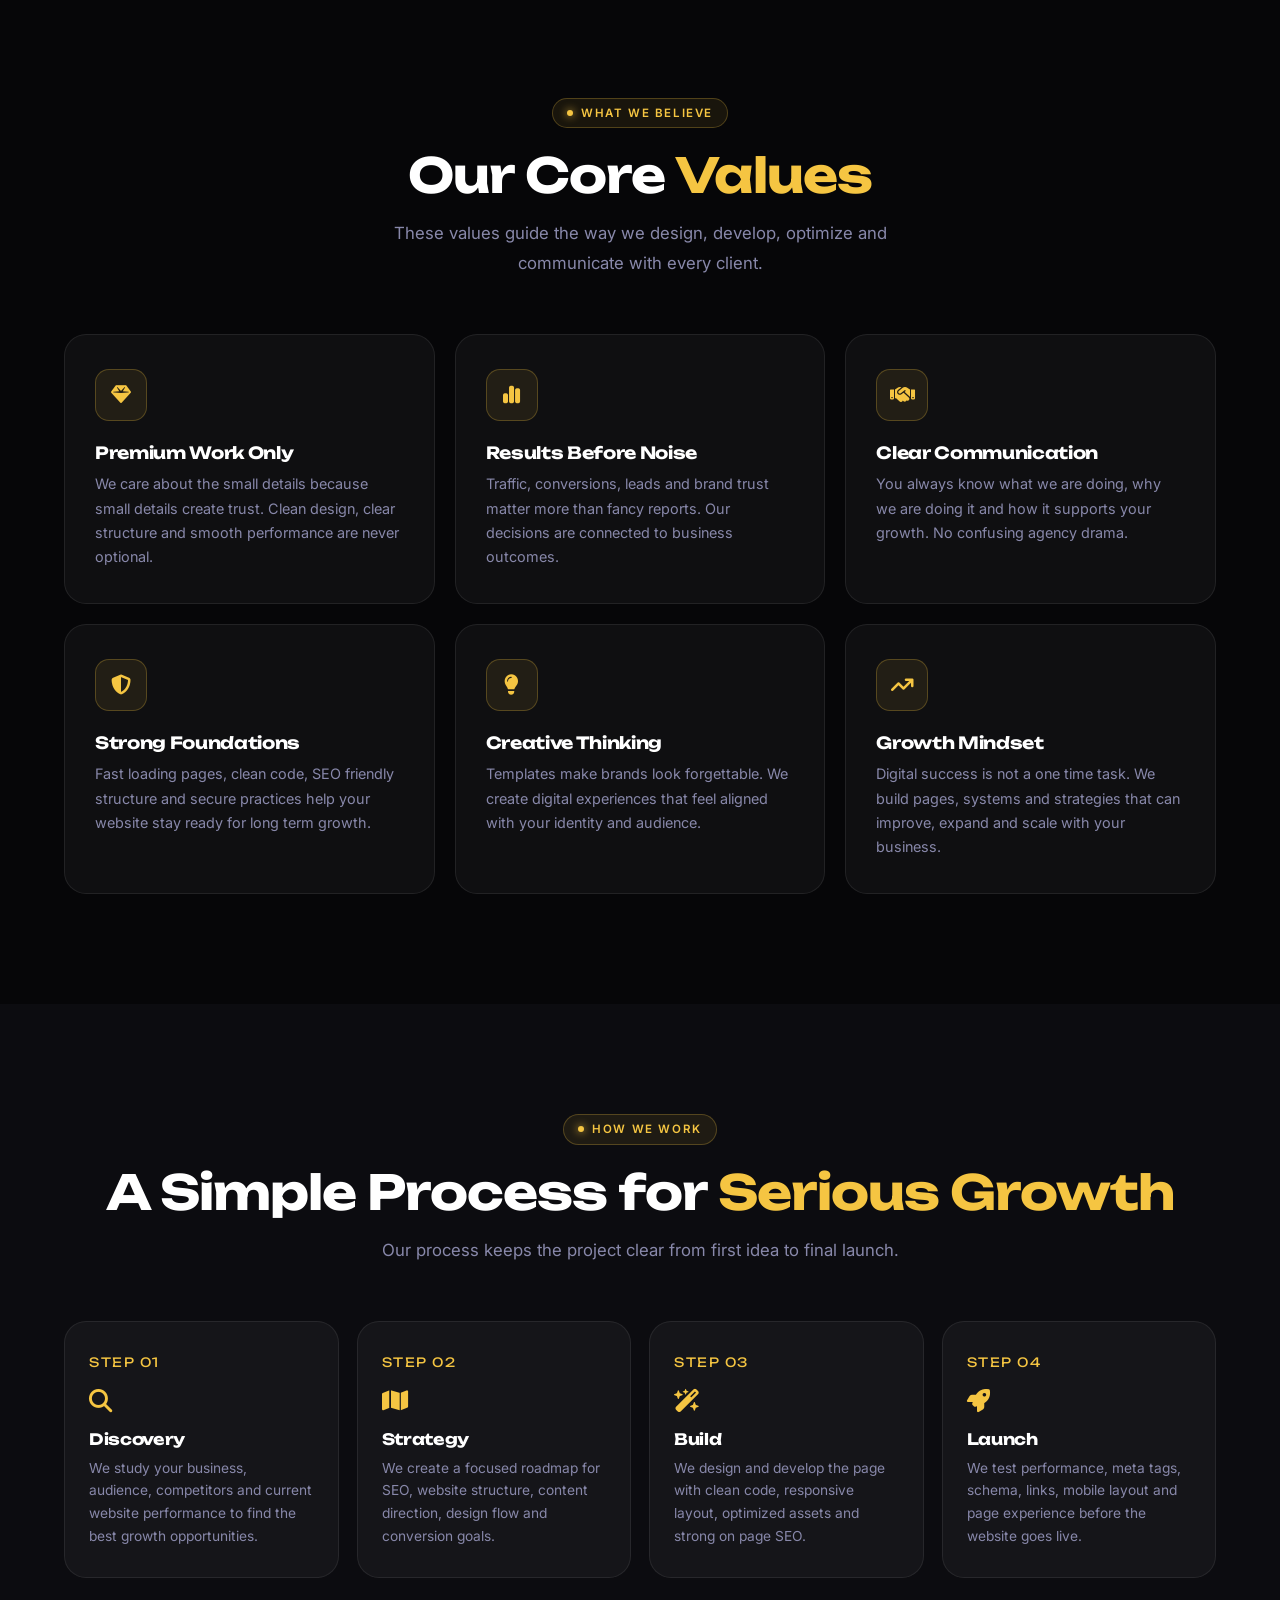
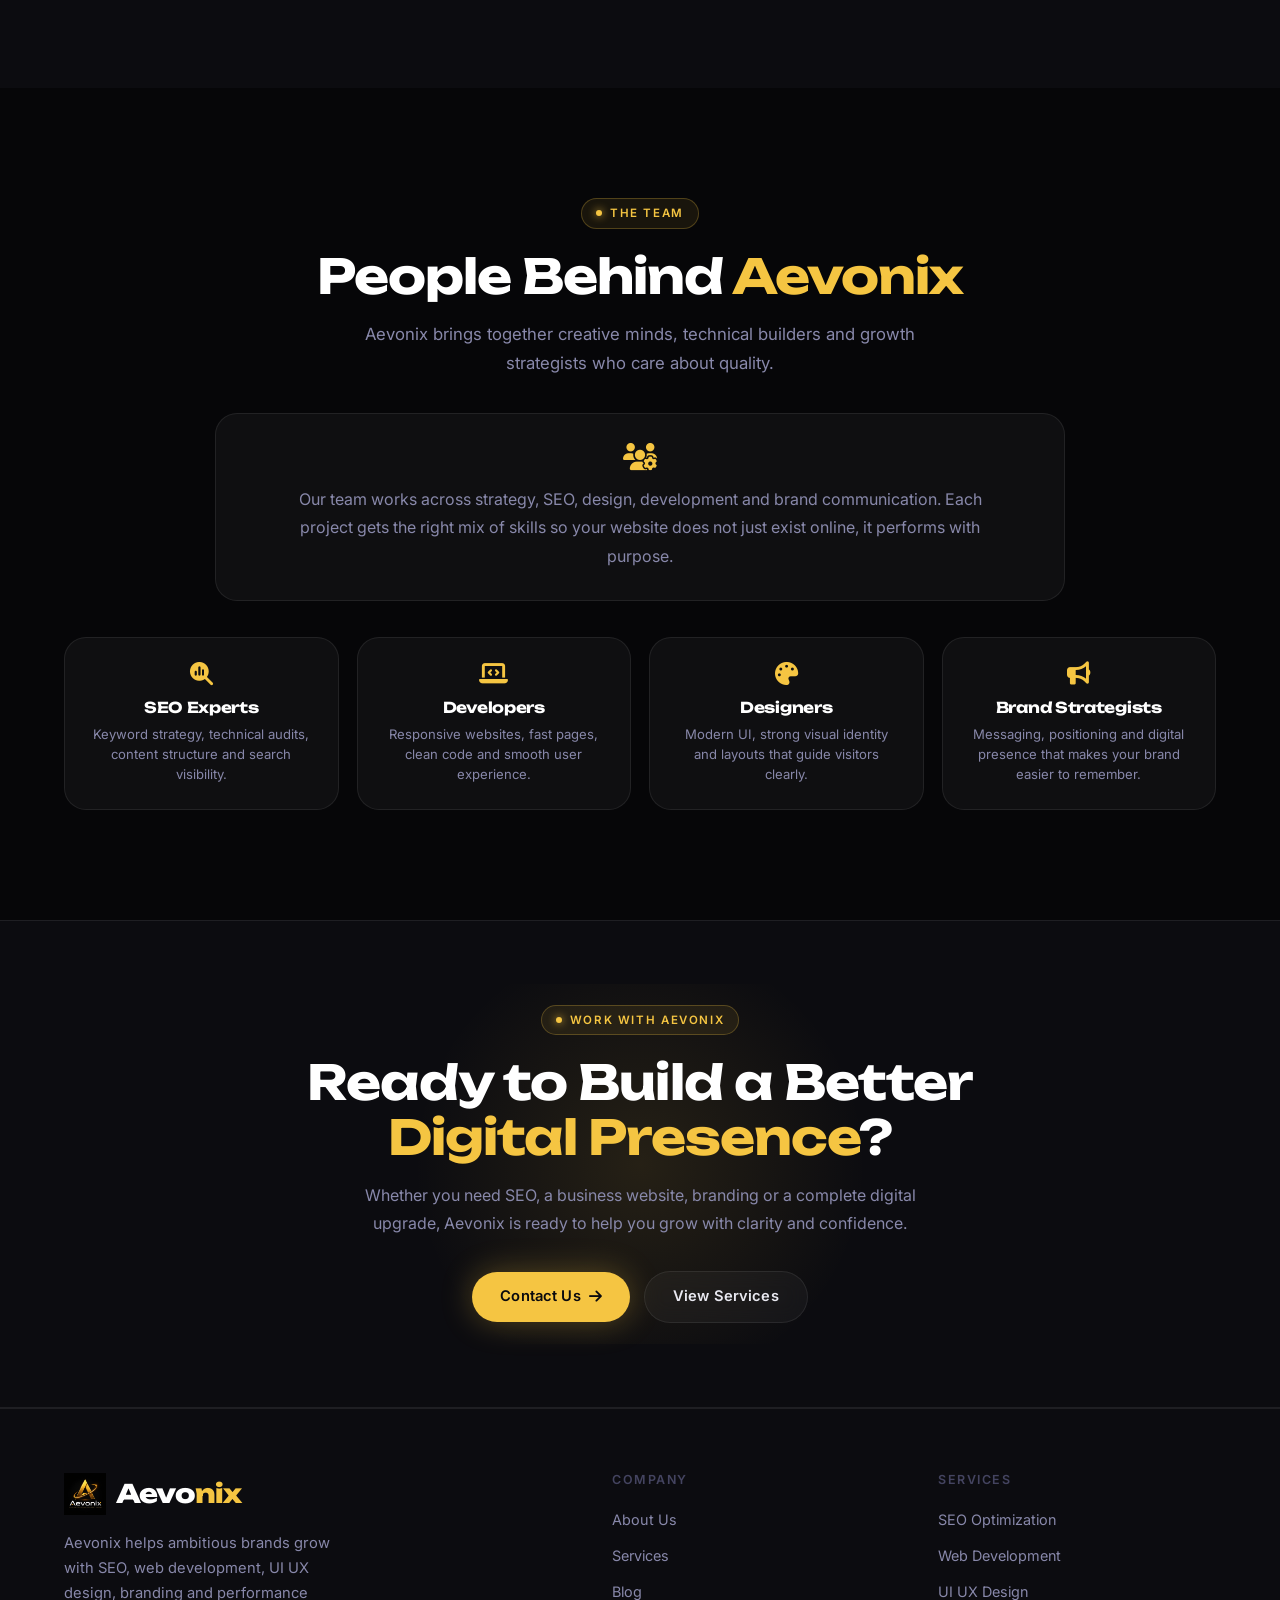
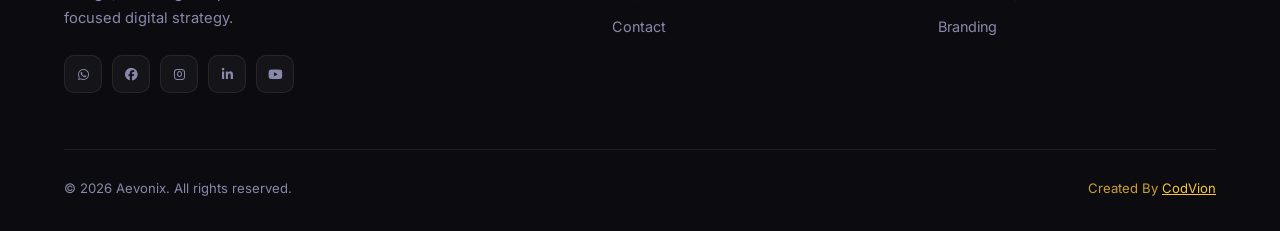
<file: aevonix/about.html>
<!DOCTYPE html>

<html lang="en">

<head>
  <meta charset="utf-8" />
  <meta content="width=device-width, initial-scale=1.0" name="viewport" />
  <title>About Aevonix | Digital Growth Agency for SEO, Web Development and Branding</title>
  <meta
    content="Learn about Aevonix, a digital growth agency helping brands grow through SEO, web development, UI UX design, branding and performance focused digital strategy."
    name="description" />
  <meta
    content="About Aevonix, Aevonix digital growth agency, SEO agency, web development agency, UI UX design agency, branding agency, digital marketing agency, technical SEO experts"
    name="keywords" />
  <meta content="Aevonix" name="author" />
  <meta content="index, follow, max-image-preview:large" name="robots" />
  <link href="https://aevonix.netlify.app/about" rel="canonical" />
  <link href="assets/images/favicon.webp" rel="icon" type="image/webp" />
  <link href="assets/images/favicon.webp" rel="apple-touch-icon" type="image/webp" />
  <meta content="website" property="og:type" />
  <meta content="About Aevonix | Digital Growth Agency" property="og:title" />
  <meta
    content="Meet Aevonix, a growth focused digital agency built for SEO, web development, branding and performance driven online presence."
    property="og:description" />
  <meta content="https://aevonix.netlify.app/about" property="og:url" />
  <meta content="Aevonix" property="og:site_name" />
  <meta content="https://aevonix.netlify.app/assets/images/og-image.webp" property="og:image" />
  <meta content="Aevonix digital growth agency brand visual" property="og:image:alt" />
  <meta content="summary_large_image" name="twitter:card" />
  <meta content="About Aevonix | Digital Growth Agency" name="twitter:title" />
  <meta content="Aevonix helps ambitious brands grow online with SEO, web development, UI UX design and branding."
    name="twitter:description" />
  <meta content="https://aevonix.netlify.app/assets/images/og-image.webp" name="twitter:image" />
  <link href="https://fonts.googleapis.com" rel="preconnect" />
  <link crossorigin="" href="https://fonts.gstatic.com" rel="preconnect" />
  <link
    href="https://fonts.googleapis.com/css2?family=Unbounded:wght@300;400;500;600;700;800;900&amp;family=Inter:wght@300;400;500;600;700&amp;display=swap"
    rel="stylesheet" />
  <link href="styles.css" rel="stylesheet" />
  <link href="https://cdnjs.cloudflare.com/ajax/libs/font-awesome/6.5.0/css/all.min.css" rel="stylesheet" />
  <script type="application/ld+json">
  {
    "@context": "https://schema.org",
    "@type": "Organization",
    "name": "Aevonix",
    "url": "https://aevonix.netlify.app",
    "logo": "https://aevonix.netlify.app/assets/images/logo.webp",
    "description": "Aevonix is a digital growth agency offering SEO, web development, UI UX design, branding and performance optimization services.",
    "sameAs": [
      "https://wa.me/923214086800",
      "https://www.facebook.com/profile.php?id=61585100560566",
      "https://www.instagram.com/codvion/",
      "https://www.linkedin.com/in/codvion/",
      "https://www.youtube.com/@codvion_pro"
    ]
  }
  </script>
  <script type="application/ld+json">
  {
    "@context": "https://schema.org",
    "@type": "AboutPage",
    "name": "About Aevonix",
    "url": "https://aevonix.netlify.app/about",
    "description": "Learn about the mission, values, process and team behind Aevonix digital growth agency.",
    "isPartOf": {
      "@type": "WebSite",
      "name": "Aevonix",
      "url": "https://aevonix.netlify.app"
    },
    "about": {
      "@type": "Organization",
      "name": "Aevonix"
    }
  }
  </script>
  <script type="application/ld+json">
  {
    "@context": "https://schema.org",
    "@type": "BreadcrumbList",
    "itemListElement": [
      {
        "@type": "ListItem",
        "position": 1,
        "name": "Home",
        "item": "https://aevonix.netlify.app/"
      },
      {
        "@type": "ListItem",
        "position": 2,
        "name": "About",
        "item": "https://aevonix.netlify.app/about"
      }
    ]
  }
  </script>
  <style>
    .brand-logo-img {
      width: 42px;
      height: 42px;
      object-fit: contain;
      vertical-align: middle;
      margin-right: 10px;
      filter: drop-shadow(0 0 10px rgba(245, 197, 66, 0.28));
    }

    .page-hero {
      padding: 150px 0 90px;
      position: relative;
      overflow: hidden;
      background: var(--bg);
    }

    .page-hero::before {
      content: "";
      position: absolute;
      inset: 0;
      background:
        radial-gradient(circle at 18% 10%, rgba(245, 197, 66, 0.14), transparent 30%),
        radial-gradient(circle at 82% 18%, rgba(245, 197, 66, 0.07), transparent 34%),
        linear-gradient(180deg, var(--bg-2), var(--bg));
      z-index: 0;
    }

    .page-hero::after {
      content: "";
      position: absolute;
      inset: 0;
      background-image:
        linear-gradient(rgba(255, 255, 255, 0.018) 1px, transparent 1px),
        linear-gradient(90deg, rgba(255, 255, 255, 0.018) 1px, transparent 1px);
      background-size: 62px 62px;
      z-index: 0;
    }

    .about-hero-grid {
      position: relative;
      z-index: 1;
      display: grid;
      grid-template-columns: 1.05fr 0.95fr;
      gap: 56px;
      align-items: center;
    }

    .breadcrumb {
      display: flex;
      align-items: center;
      gap: 9px;
      color: var(--text-faint);
      font-size: 0.84rem;
      margin-bottom: 24px;
    }

    .breadcrumb a {
      color: var(--text-dim);
      transition: color 0.2s;
    }

    .breadcrumb a:hover {
      color: var(--gold);
    }

    .page-hero h1 {
      font-size: clamp(2.35rem, 5vw, 4.55rem);
      line-height: 1.08;
      margin-bottom: 22px;
      max-width: 760px;
    }

    .page-hero p {
      font-size: 1.08rem;
      line-height: 1.78;
      max-width: 650px;
    }

    .hero-actions {
      display: flex;
      align-items: center;
      gap: 14px;
      flex-wrap: wrap;
      margin-top: 34px;
    }

    .about-hero-image {
      position: relative;
      border-radius: 26px;
      overflow: hidden;
      border: 1px solid var(--border-gold);
      background: var(--surface);
      box-shadow: 0 30px 90px rgba(0, 0, 0, 0.55);
    }

    .about-hero-image img {
      display: block;
      width: 100%;
      aspect-ratio: 4 / 3;
      object-fit: cover;
      opacity: 0.92;
    }

    .about-hero-image::before {
      content: "";
      position: absolute;
      inset: 0;
      background: linear-gradient(180deg, transparent, rgba(6, 6, 8, 0.22));
      pointer-events: none;
    }

    .hero-image-badge {
      position: absolute;
      left: 18px;
      bottom: 18px;
      display: inline-flex;
      align-items: center;
      gap: 9px;
      padding: 11px 15px;
      border-radius: 999px;
      color: var(--gold);
      background: rgba(6, 6, 8, 0.78);
      border: 1px solid var(--border-gold);
      backdrop-filter: blur(12px);
      font-size: 0.82rem;
      font-weight: 600;
    }

    .about-intro {
      background: var(--bg-2);
    }

    .intro-grid {
      display: grid;
      grid-template-columns: 0.9fr 1.1fr;
      gap: 70px;
      align-items: start;
    }

    .intro-card {
      padding: 34px;
      border-radius: var(--radius-lg);
      border: 1px solid var(--border-gold);
      background:
        radial-gradient(circle at top left, rgba(245, 197, 66, 0.12), transparent 48%),
        var(--surface);
      position: sticky;
      top: 110px;
    }

    .intro-card-icon {
      width: 58px;
      height: 58px;
      border-radius: 16px;
      display: grid;
      place-items: center;
      color: var(--gold);
      background: var(--gold-glass);
      border: 1px solid var(--border-gold);
      font-size: 1.35rem;
      margin-bottom: 20px;
    }

    .intro-card h2 {
      font-size: clamp(1.55rem, 3vw, 2.15rem);
      margin-bottom: 14px;
    }

    .intro-content p {
      margin-bottom: 18px;
      font-size: 1rem;
      line-height: 1.78;
    }

    .feature-pills {
      display: flex;
      flex-wrap: wrap;
      gap: 10px;
      margin-top: 30px;
    }

    .feature-pill {
      display: inline-flex;
      align-items: center;
      gap: 8px;
      padding: 9px 15px;
      border-radius: 999px;
      background: var(--surface);
      border: 1px solid var(--border);
      color: var(--text);
      font-size: 0.84rem;
      transition: all 0.22s ease;
    }

    .feature-pill i {
      color: var(--gold);
    }

    .feature-pill:hover {
      color: var(--gold);
      border-color: var(--border-gold);
      background: var(--gold-glass);
    }

    .stats-strip {
      display: grid;
      grid-template-columns: repeat(4, 1fr);
      gap: 18px;
      margin-top: 42px;
    }

    .about-stat {
      padding: 24px;
      border-radius: var(--radius-lg);
      background: var(--surface);
      border: 1px solid var(--border);
      text-align: center;
      transition: all 0.3s var(--ease-out);
    }

    .about-stat:hover {
      transform: translateY(-4px);
      border-color: var(--border-gold);
    }

    .about-stat strong {
      display: block;
      font-family: var(--font-head);
      color: var(--gold);
      font-size: 2rem;
      line-height: 1;
      margin-bottom: 8px;
    }

    .about-stat span {
      color: var(--text-dim);
      font-size: 0.84rem;
    }

    .values-grid {
      display: grid;
      grid-template-columns: repeat(3, 1fr);
      gap: 20px;
      margin-top: 56px;
    }

    .value-card {
      padding: 34px 30px;
      border-radius: var(--radius-lg);
      background: var(--surface);
      border: 1px solid var(--border);
      transition: all 0.35s var(--ease-out);
      position: relative;
      overflow: hidden;
    }

    .value-card::before {
      content: "";
      position: absolute;
      inset: 0;
      opacity: 0;
      background: radial-gradient(circle at 15% 15%, rgba(245, 197, 66, 0.12), transparent 46%);
      transition: opacity 0.3s;
    }

    .value-card:hover::before {
      opacity: 1;
    }

    .value-card:hover {
      border-color: var(--border-gold);
      transform: translateY(-5px);
    }

    .value-icon {
      width: 52px;
      height: 52px;
      border-radius: 14px;
      display: grid;
      place-items: center;
      color: var(--gold);
      background: var(--gold-glass);
      border: 1px solid var(--border-gold);
      margin-bottom: 22px;
      font-size: 1.25rem;
      position: relative;
      z-index: 1;
    }

    .value-card h3,
    .value-card p {
      position: relative;
      z-index: 1;
    }

    .value-card h3 {
      font-size: 1.05rem;
      margin-bottom: 10px;
    }

    .value-card p {
      font-size: 0.9rem;
      line-height: 1.68;
    }

    .process-section {
      background: var(--bg-2);
    }

    .process-grid {
      display: grid;
      grid-template-columns: repeat(4, 1fr);
      gap: 18px;
      margin-top: 56px;
    }

    .process-card {
      padding: 30px 24px;
      border-radius: var(--radius-lg);
      background: var(--surface);
      border: 1px solid var(--border);
      position: relative;
      overflow: hidden;
      transition: all 0.3s var(--ease-out);
    }

    .process-card:hover {
      border-color: var(--border-gold);
      transform: translateY(-5px);
    }

    .process-num {
      font-family: var(--font-head);
      font-size: 0.8rem;
      letter-spacing: 0.12em;
      color: var(--gold);
      margin-bottom: 16px;
    }

    .process-card i {
      font-size: 1.45rem;
      color: var(--gold);
      margin-bottom: 18px;
    }

    .process-card h3 {
      font-size: 0.98rem;
      margin-bottom: 9px;
    }

    .process-card p {
      font-size: 0.86rem;
      line-height: 1.64;
    }

    .team-section {
      background: var(--bg);
    }

    .team-note {
      max-width: 850px;
      margin: 34px auto 0;
      padding: 30px;
      border-radius: var(--radius-lg);
      background: var(--surface);
      border: 1px solid var(--border);
      text-align: center;
    }

    .team-note i {
      color: var(--gold);
      font-size: 1.7rem;
      margin-bottom: 14px;
    }

    .team-note p {
      margin: 0 auto;
      max-width: 700px;
      line-height: 1.78;
    }

    .expert-grid {
      display: grid;
      grid-template-columns: repeat(4, 1fr);
      gap: 18px;
      margin-top: 36px;
    }

    .expert-card {
      padding: 24px;
      border-radius: var(--radius-lg);
      background: var(--surface);
      border: 1px solid var(--border);
      text-align: center;
      transition: all 0.3s var(--ease-out);
    }

    .expert-card:hover {
      border-color: var(--border-gold);
      transform: translateY(-4px);
    }

    .expert-card i {
      color: var(--gold);
      font-size: 1.45rem;
      margin-bottom: 14px;
    }

    .expert-card h3 {
      font-size: 0.94rem;
      margin-bottom: 7px;
    }

    .expert-card p {
      font-size: 0.82rem;
      line-height: 1.55;
    }

    .about-cta {
      text-align: center;
      background: var(--bg-2);
      border-top: 1px solid var(--border);
      border-bottom: 1px solid var(--border);
      padding: 84px 0;
      position: relative;
      overflow: hidden;
    }

    .about-cta::before {
      content: "";
      position: absolute;
      width: 560px;
      height: 360px;
      left: 50%;
      top: 50%;
      transform: translate(-50%, -50%);
      background: radial-gradient(circle, rgba(245, 197, 66, 0.11), transparent 68%);
    }

    .about-cta-inner {
      position: relative;
      z-index: 1;
      max-width: 760px;
      margin: 0 auto;
    }

    .about-cta h2 {
      font-size: clamp(1.85rem, 4vw, 3rem);
      margin-bottom: 16px;
    }

    .about-cta p {
      margin: 0 auto 34px;
      max-width: 620px;
    }

    .cta-btns {
      display: flex;
      align-items: center;
      justify-content: center;
      gap: 14px;
      flex-wrap: wrap;
    }

    @media (max-width: 1024px) {

      .about-hero-grid,
      .intro-grid {
        grid-template-columns: 1fr;
        gap: 42px;
      }

      .intro-card {
        position: static;
      }

      .stats-strip,
      .process-grid,
      .expert-grid {
        grid-template-columns: repeat(2, 1fr);
      }

      .values-grid {
        grid-template-columns: repeat(2, 1fr);
      }
    }

    @media (max-width: 768px) {
      .page-hero {
        padding: 120px 0 70px;
      }

      .stats-strip,
      .values-grid,
      .process-grid,
      .expert-grid {
        grid-template-columns: 1fr;
      }

      .about-hero-image img {
        aspect-ratio: 1 / 1;
      }

      .hero-actions {
        align-items: stretch;
      }

      .hero-actions .btn {
        width: 100%;
        justify-content: center;
      }
    }
  </style>
  <meta content="#0b0b10" name="theme-color" />
</head>

<body>
  <header>
    <nav aria-label="Main navigation" id="navbar">
      <div class="container">
        <div class="nav-inner">
          <a aria-label="Aevonix Home" class="nav-logo" href="index">
            <img alt="Aevonix digital growth agency logo" class="nav-logo-img" src="assets/images/logo.webp" />
            <span>Aevo<span class="span">nix</span></span>
          </a>
          <ul class="nav-links" role="list">
            <li><a href="index">Home</a></li>
            <li><a href="about">About</a></li>
            <li><a href="services">Services</a></li>
            <li><a href="blog">Blog</a></li>
            <li><a href="faq">FAQ</a></li>
            <li><a href="contact">Contact</a></li>
          </ul>
          <div class="nav-cta">
            <a class="btn btn-ghost btn-sm" href="contact">Talk to Us</a>
            <a class="btn btn-primary btn-sm" href="services">Get Started →</a>
          </div>
          <button aria-controls="navMobile" aria-expanded="false" aria-label="Toggle mobile menu" class="nav-toggle"
            id="navToggle">
            <span></span><span></span><span></span>
          </button>
        </div>
      </div>
      <nav aria-label="Mobile navigation" class="nav-mobile" id="navMobile">
        <a href="index">Home</a>
        <a href="about">About</a>
        <a href="services">Services</a>
        <a href="blog">Blog</a>
        <a href="faq">FAQ</a>
        <a href="contact">Contact</a>
      </nav>
    </nav>
  </header>
  <main>
    <section aria-labelledby="about-headline" class="page-hero">
      <div class="container">
        <div class="about-hero-grid">
          <div class="animate-fade-up">
            <nav aria-label="Breadcrumb" class="breadcrumb">
              <a href="index">Home</a>
              <i aria-hidden="true" class="fa-solid fa-angle-right"></i>
              <span aria-current="page">About Aevonix</span>
            </nav>
            <span class="section-label">About Aevonix</span>
            <h1 id="about-headline">Digital Growth <span class="text-gold">Brands That Want
                More</span></h1>
            <p>Aevonix helps businesses build a stronger online presence through SEO, web development, UI UX design,
              branding.</p>
            <div class="hero-actions">
              <a class="btn btn-primary" href="services">Explore Services <i aria-hidden="true"
                  class="fa-solid fa-arrow-right"></i></a>
              <a class="btn btn-ghost" href="contact">Start a Project</a>
            </div>
          </div>
          <figure class="about-hero-image reveal reveal-delay-2">
            <img alt="Aevonix digital agency team planning SEO and web development strategy" loading="eager"
              src="assets/images/about-image.webp" />
            <figcaption class="hero-image-badge">
              <i aria-hidden="true" class="fa-solid fa-chart-line"></i>
              Strategy, design and growth in one place
            </figcaption>
          </figure>
        </div>
      </div>
    </section>
    <section aria-labelledby="mission-heading" class="section-pad about-intro">
      <div class="container">
        <div class="intro-grid">
          <div class="intro-card reveal">
            <div aria-hidden="true" class="intro-card-icon">
              <i class="fa-solid fa-bullseye"></i>
            </div>
            <span class="section-label">Our Mission</span>
            <h2 id="mission-heading">Turning digital presence into real business growth</h2>
            <p>Our goal is simple. We help brands become easier to find, easier to trust and easier to choose.</p>
          </div>
          <div class="intro-content reveal reveal-delay-2">
            <p>Aevonix was created for businesses that are tired of average digital work. Too many brands invest in
              websites that load slowly, content that never ranks and designs that look nice but fail to convert. We
              built Aevonix to fix that problem with a smarter mix of strategy, creativity and technical execution.</p>
            <p>Every project starts with understanding the business behind the screen. We look at your audience, search
              intent, competitors, brand message and website performance before we write a single line of code or design
              a single section.</p>
            <p>The result is a digital foundation that feels premium, performs smoothly and supports long term growth.
              From technical SEO and responsive web development to brand identity and conversion focused design, Aevonix
              works like a growth partner, not just another agency.</p>
            <div aria-label="Aevonix strengths" class="feature-pills">
              <span class="feature-pill"><i aria-hidden="true" class="fa-solid fa-magnifying-glass-chart"></i>Technical
                SEO</span>
              <span class="feature-pill"><i aria-hidden="true" class="fa-solid fa-code"></i>Web Development</span>
              <span class="feature-pill"><i aria-hidden="true" class="fa-solid fa-pen-nib"></i>Branding</span>
              <span class="feature-pill"><i aria-hidden="true" class="fa-solid fa-gauge-high"></i>Performance</span>
              <span class="feature-pill"><i aria-hidden="true" class="fa-solid fa-mobile-screen"></i>Responsive
                UI</span>
            </div>
            <div aria-label="Aevonix achievements" class="stats-strip">
              <div class="about-stat">
                <strong>200+</strong>
                <span>Projects Delivered</span>
              </div>
              <div class="about-stat">
                <strong>98%</strong>
                <span>Client Satisfaction</span>
              </div>
              <div class="about-stat">
                <strong>5+</strong>
                <span>Years Experience</span>
              </div>
              <div class="about-stat">
                <strong>100+</strong>
                <span>Happy Clients</span>
              </div>
            </div>
          </div>
        </div>
      </div>
    </section>
    <section aria-labelledby="values-heading" class="section-pad">
      <div class="container">
        <div class="text-center reveal">
          <span class="section-label">What We Believe</span>
          <h2 class="section-heading" id="values-heading">Our Core <span class="text-gold">Values</span></h2>
          <p class="section-sub" style="margin:0 auto">These values guide the way we design, develop, optimize and
            communicate with every client.</p>
        </div>
        <div class="values-grid">
          <article class="value-card reveal reveal-delay-1">
            <div aria-hidden="true" class="value-icon"><i class="fa-solid fa-gem"></i></div>
            <h3>Premium Work Only</h3>
            <p>We care about the small details because small details create trust. Clean design, clear structure and
              smooth performance are never optional.</p>
          </article>
          <article class="value-card reveal reveal-delay-2">
            <div aria-hidden="true" class="value-icon"><i class="fa-solid fa-chart-simple"></i></div>
            <h3>Results Before Noise</h3>
            <p>Traffic, conversions, leads and brand trust matter more than fancy reports. Our decisions are connected
              to business outcomes.</p>
          </article>
          <article class="value-card reveal reveal-delay-3">
            <div aria-hidden="true" class="value-icon"><i class="fa-solid fa-handshake"></i></div>
            <h3>Clear Communication</h3>
            <p>You always know what we are doing, why we are doing it and how it supports your growth. No confusing
              agency drama.</p>
          </article>
          <article class="value-card reveal reveal-delay-1">
            <div aria-hidden="true" class="value-icon"><i class="fa-solid fa-shield-halved"></i></div>
            <h3>Strong Foundations</h3>
            <p>Fast loading pages, clean code, SEO friendly structure and secure practices help your website stay ready
              for long term growth.</p>
          </article>
          <article class="value-card reveal reveal-delay-2">
            <div aria-hidden="true" class="value-icon"><i class="fa-solid fa-lightbulb"></i></div>
            <h3>Creative Thinking</h3>
            <p>Templates make brands look forgettable. We create digital experiences that feel aligned with your
              identity and audience.</p>
          </article>
          <article class="value-card reveal reveal-delay-3">
            <div aria-hidden="true" class="value-icon"><i class="fa-solid fa-arrow-trend-up"></i></div>
            <h3>Growth Mindset</h3>
            <p>Digital success is not a one time task. We build pages, systems and strategies that can improve, expand
              and scale with your business.</p>
          </article>
        </div>
      </div>
    </section>
    <section aria-labelledby="process-heading" class="section-pad process-section">
      <div class="container">
        <div class="text-center reveal">
          <span class="section-label">How We Work</span>
          <h2 class="section-heading" id="process-heading">A Simple Process for <span class="text-gold">Serious
              Growth</span></h2>
          <p class="section-sub" style="margin:0 auto">Our process keeps the project clear from first idea to final
            launch.</p>
        </div>
        <div class="process-grid">
          <article class="process-card reveal reveal-delay-1">
            <div class="process-num">STEP 01</div>
            <i aria-hidden="true" class="fa-solid fa-search"></i>
            <h3>Discovery</h3>
            <p>We study your business, audience, competitors and current website performance to find the best growth
              opportunities.</p>
          </article>
          <article class="process-card reveal reveal-delay-2">
            <div class="process-num">STEP 02</div>
            <i aria-hidden="true" class="fa-solid fa-map"></i>
            <h3>Strategy</h3>
            <p>We create a focused roadmap for SEO, website structure, content direction, design flow and conversion
              goals.</p>
          </article>
          <article class="process-card reveal reveal-delay-3">
            <div class="process-num">STEP 03</div>
            <i aria-hidden="true" class="fa-solid fa-wand-magic-sparkles"></i>
            <h3>Build</h3>
            <p>We design and develop the page with clean code, responsive layout, optimized assets and strong on page
              SEO.</p>
          </article>
          <article class="process-card reveal reveal-delay-4">
            <div class="process-num">STEP 04</div>
            <i aria-hidden="true" class="fa-solid fa-rocket"></i>
            <h3>Launch</h3>
            <p>We test performance, meta tags, schema, links, mobile layout and page experience before the website goes
              live.</p>
          </article>
        </div>
      </div>
    </section>
    <section aria-labelledby="team-heading" class="section-pad team-section">
      <div class="container">
        <div class="text-center reveal">
          <span class="section-label">The Team</span>
          <h2 class="section-heading" id="team-heading">People Behind <span class="text-gold">Aevonix</span></h2>
          <p class="section-sub" style="margin:0 auto">Aevonix brings together creative minds, technical builders and
            growth strategists who care about quality.</p>
        </div>
        <div class="team-note reveal reveal-delay-1">
          <i aria-hidden="true" class="fa-solid fa-users-gear"></i>
          <p>Our team works across strategy, SEO, design, development and brand communication. Each project gets the
            right mix of skills so your website does not just exist online, it performs with purpose.</p>
        </div>
        <div class="expert-grid">
          <article class="expert-card reveal reveal-delay-1">
            <i aria-hidden="true" class="fa-solid fa-magnifying-glass-chart"></i>
            <h3>SEO Experts</h3>
            <p>Keyword strategy, technical audits, content structure and search visibility.</p>
          </article>
          <article class="expert-card reveal reveal-delay-2">
            <i aria-hidden="true" class="fa-solid fa-laptop-code"></i>
            <h3>Developers</h3>
            <p>Responsive websites, fast pages, clean code and smooth user experience.</p>
          </article>
          <article class="expert-card reveal reveal-delay-3">
            <i aria-hidden="true" class="fa-solid fa-palette"></i>
            <h3>Designers</h3>
            <p>Modern UI, strong visual identity and layouts that guide visitors clearly.</p>
          </article>
          <article class="expert-card reveal reveal-delay-4">
            <i aria-hidden="true" class="fa-solid fa-bullhorn"></i>
            <h3>Brand Strategists</h3>
            <p>Messaging, positioning and digital presence that makes your brand easier to remember.</p>
          </article>
        </div>
      </div>
    </section>
    <section aria-labelledby="about-cta-heading" class="about-cta">
      <div class="container">
        <div class="about-cta-inner reveal">
          <span class="section-label" style="justify-content:center">Work With Aevonix</span>
          <h2 id="about-cta-heading">Ready to Build a Better <span class="text-gold">Digital Presence</span>?</h2>
          <p>Whether you need SEO, a business website, branding or a complete digital upgrade, Aevonix is ready to help
            you grow with clarity and confidence.</p>
          <div class="cta-btns">
            <a class="btn btn-primary" href="contact">Contact Us <i aria-hidden="true"
                class="fa-solid fa-arrow-right"></i></a>
            <a class="btn btn-ghost" href="services">View Services</a>
          </div>
        </div>
      </div>
    </section>
  </main>
  <footer>
    <div class="container">
      <div class="footer-grid">
        <div class="footer-brand">
          <a aria-label="Aevonix Home" class="nav-logo footer-logo" href="index">
            <img alt="Aevonix digital growth agency logo" class="nav-logo-img" src="assets/images/logo.webp" />
            <span>Aevo<span class="span">nix</span></span>
          </a>
          <p>Aevonix helps ambitious brands grow with SEO, web development, UI UX design, branding and performance
            focused digital strategy.</p>
          <div aria-label="Social media links" class="footer-socials">
            <a aria-label="Aevonix WhatsApp" class="social-link" href="https://wa.me/923214086800"
              rel="noopener noreferrer" target="_blank"><i class="fa-brands fa-whatsapp"></i></a>
            <a aria-label="Aevonix Facebook" class="social-link"
              href="https://www.facebook.com/profile.php?id=61585100560566" rel="noopener noreferrer" target="_blank"><i
                class="fa-brands fa-facebook"></i></a>
            <a aria-label="Aevonix Instagram" class="social-link" href="https://www.instagram.com/codvion/"
              rel="noopener noreferrer" target="_blank"><i class="fa-brands fa-instagram"></i></a>
            <a aria-label="Aevonix LinkedIn" class="social-link" href="https://www.linkedin.com/in/codvion/"
              rel="noopener noreferrer" target="_blank"><i class="fa-brands fa-linkedin-in"></i></a>
            <a aria-label="Aevonix YouTube" class="social-link" href="https://www.youtube.com/@codvion_pro"
              rel="noopener noreferrer" target="_blank"><i class="fa-brands fa-youtube"></i></a>
          </div>
        </div>
        <nav aria-label="Company links" class="footer-col">
          <h4>Company</h4>
          <ul>
            <li><a href="about">About Us</a></li>
            <li><a href="services">Services</a></li>
            <li><a href="blog">Blog</a></li>
            <li><a href="contact">Contact</a></li>
          </ul>
        </nav>
        <nav aria-label="Service links" class="footer-col">
          <h4>Services</h4>
          <ul>
            <li><a href="services">SEO Optimization</a></li>
            <li><a href="services">Web Development</a></li>
            <li><a href="services">UI UX Design</a></li>
            <li><a href="services">Branding</a></li>
          </ul>
        </nav>
      </div>
      <div class="footer-bottom">
        <span>© 2026 Aevonix. All rights reserved.</span>
        <span>Created By <a href="https://codvion.site" rel="noopener noreferrer" target="_blank">CodVion</a></span>
      </div>
    </div>
  </footer>
  <script defer="" src="main.js"></script>
</body>

</html>
</file>
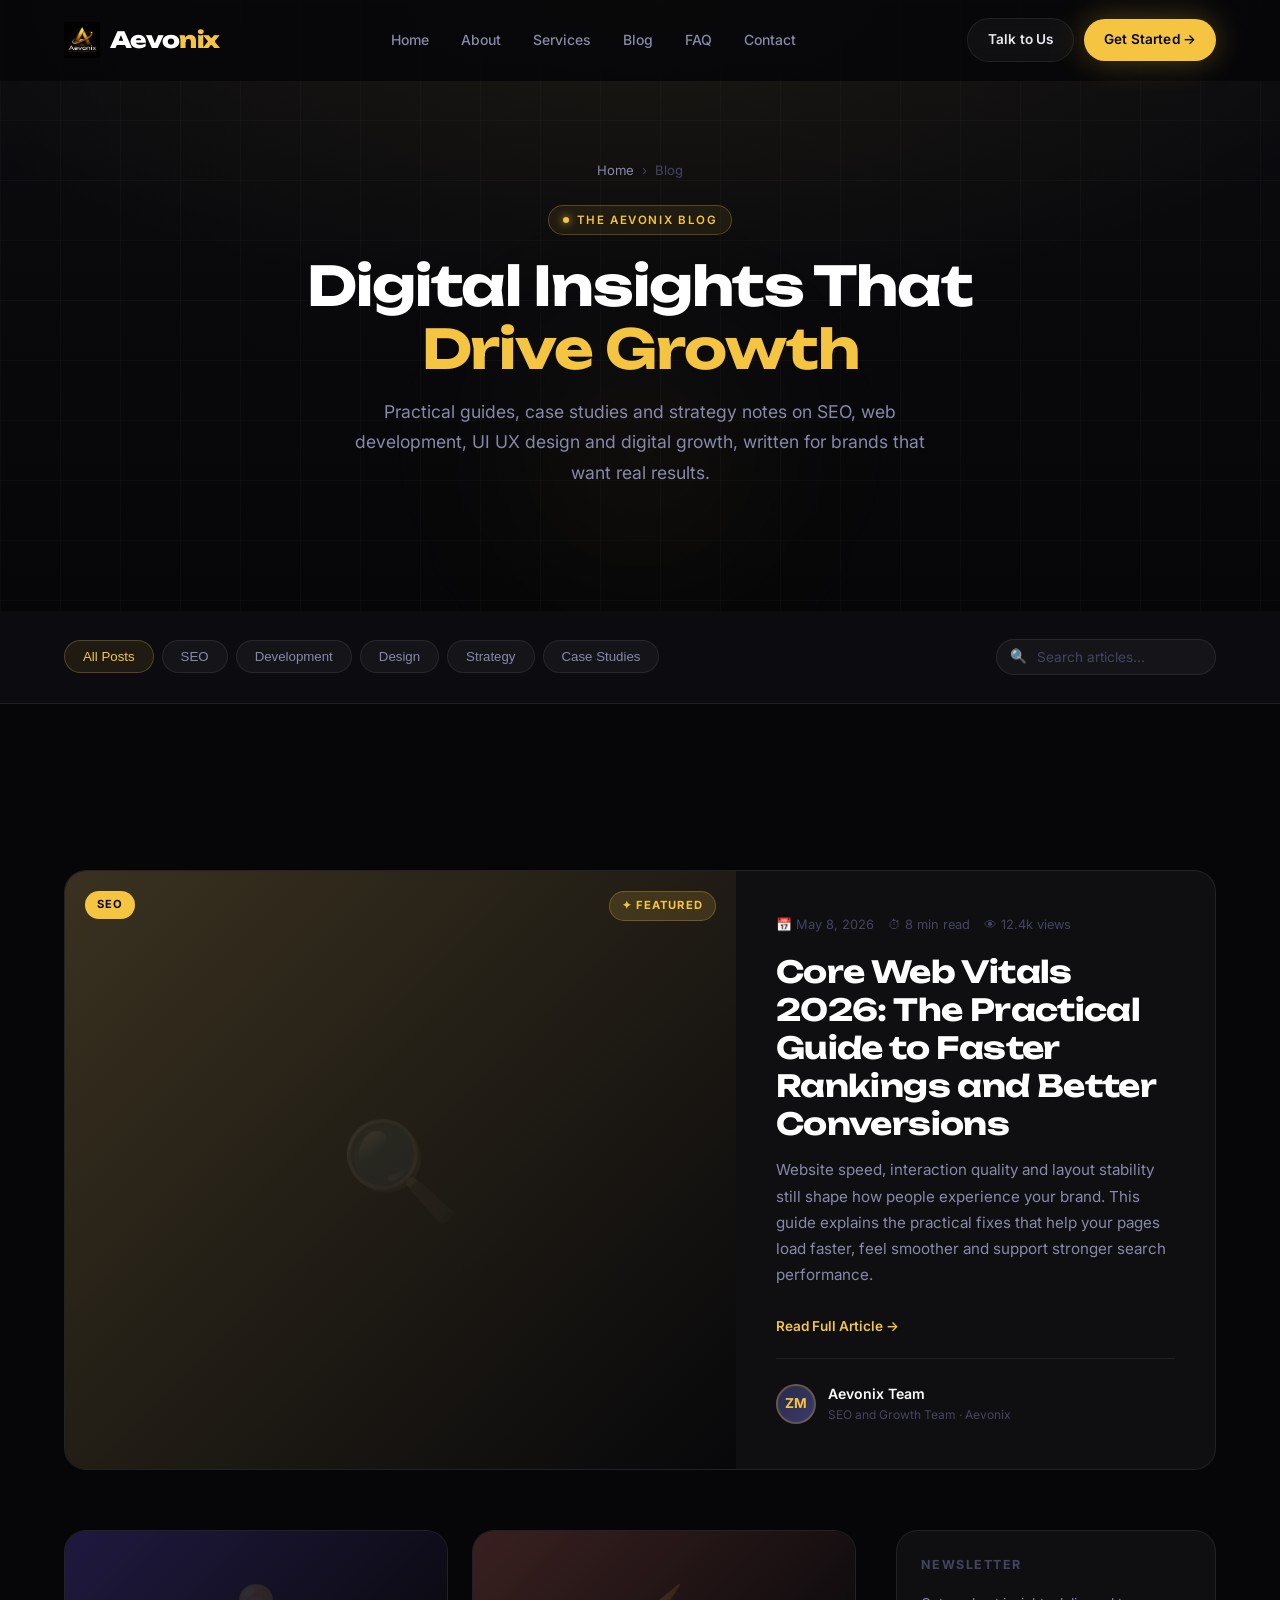
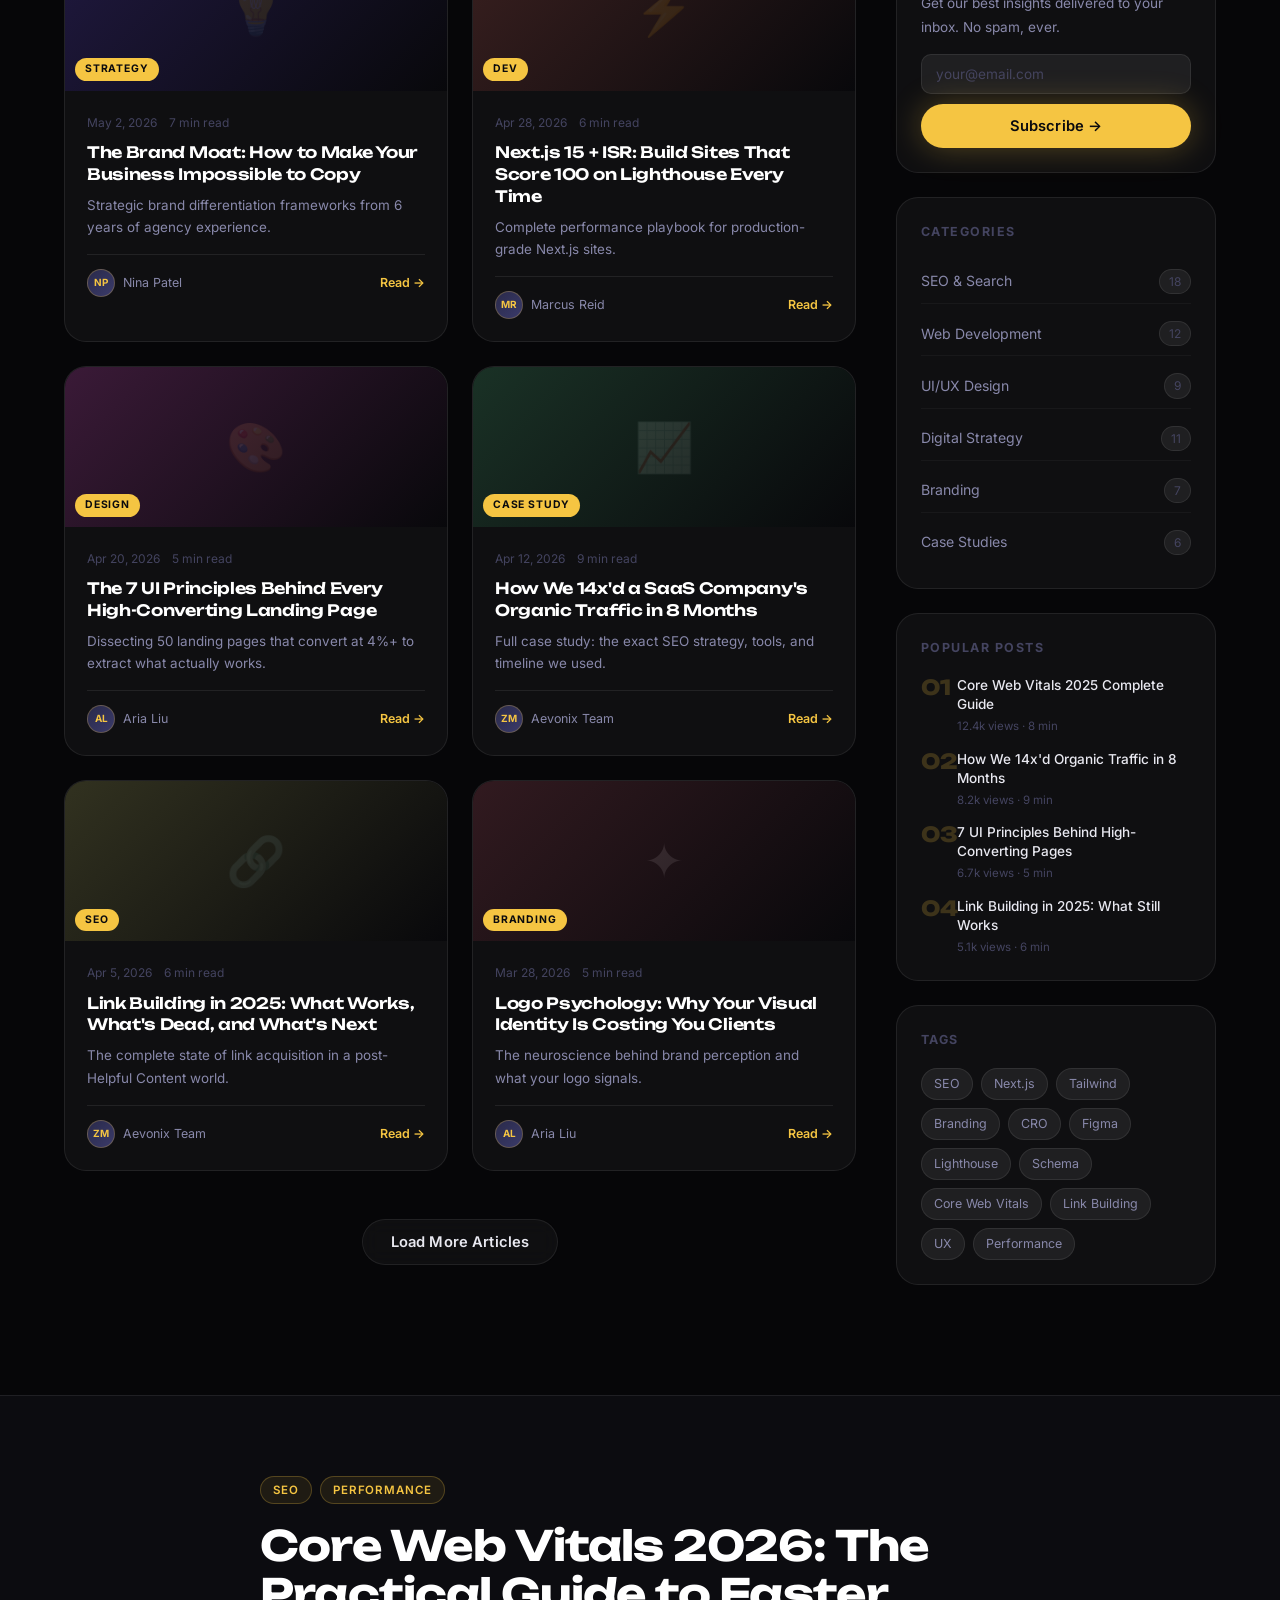
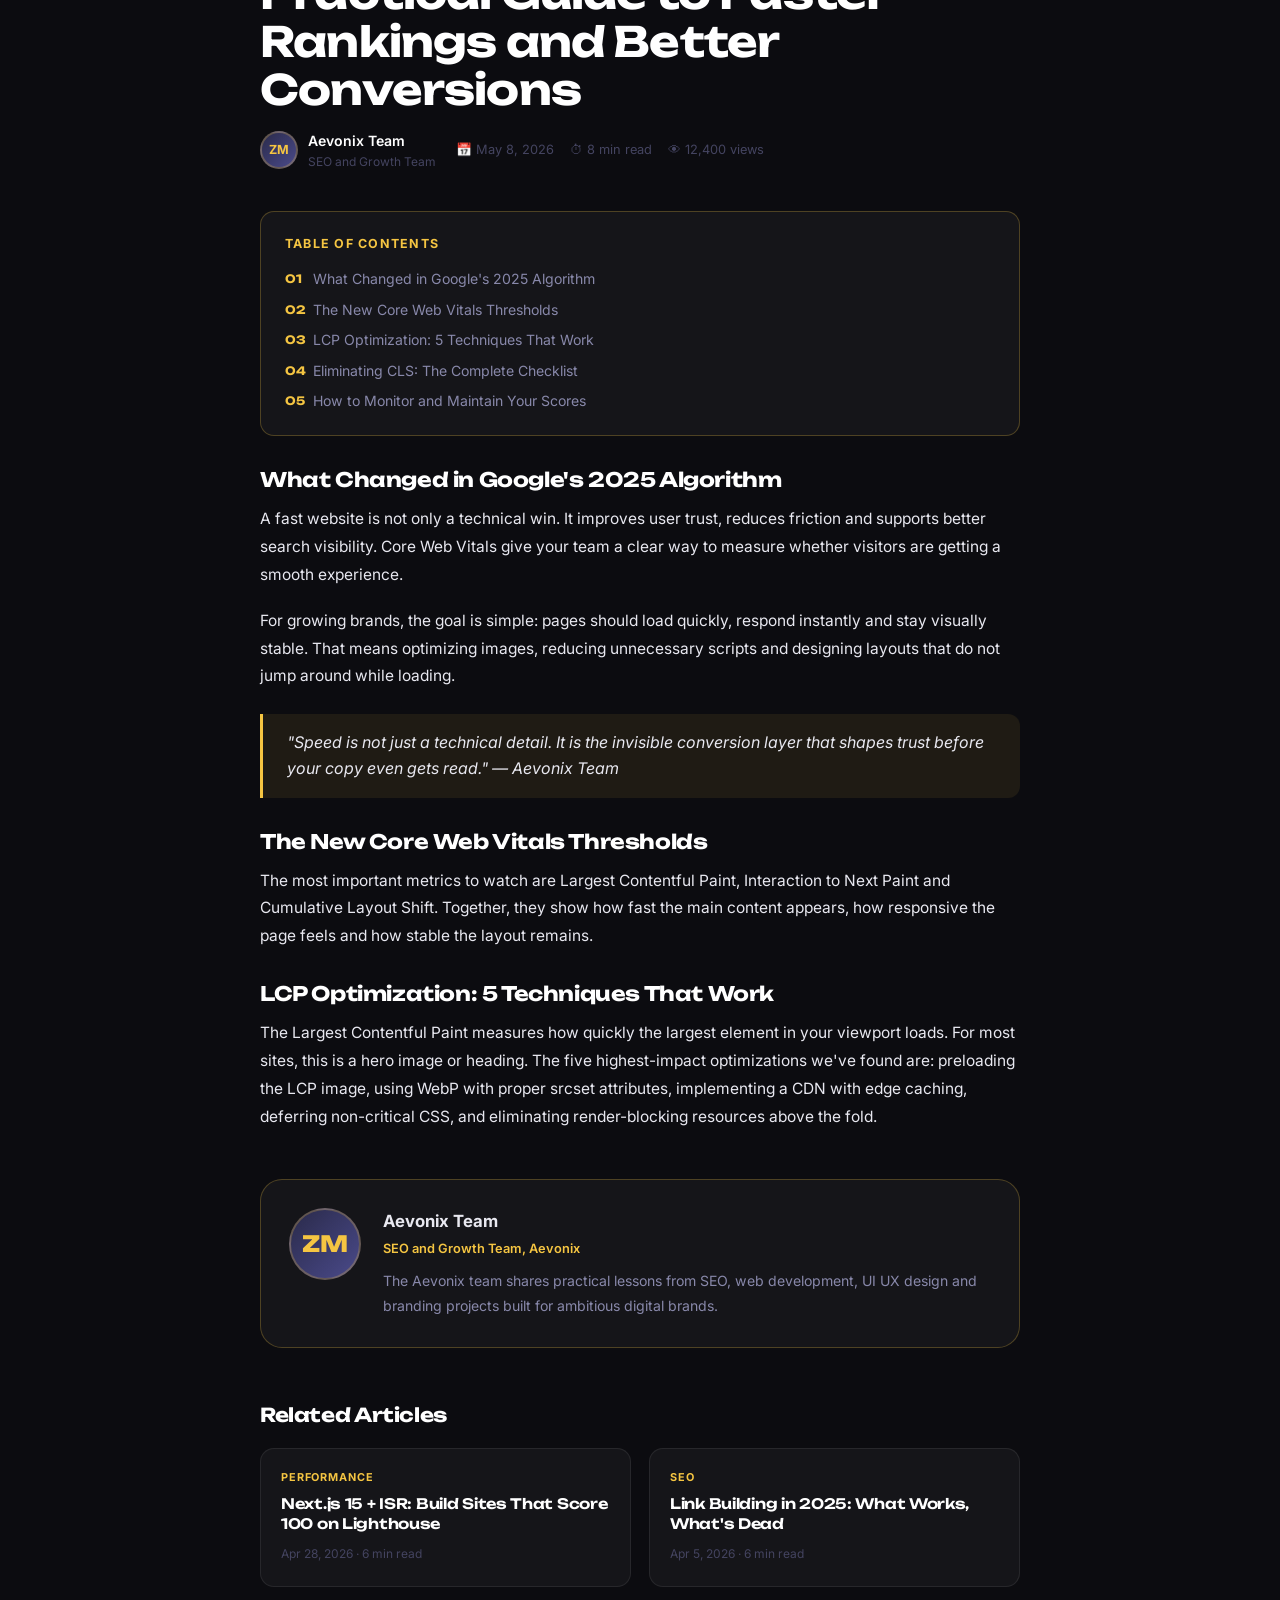
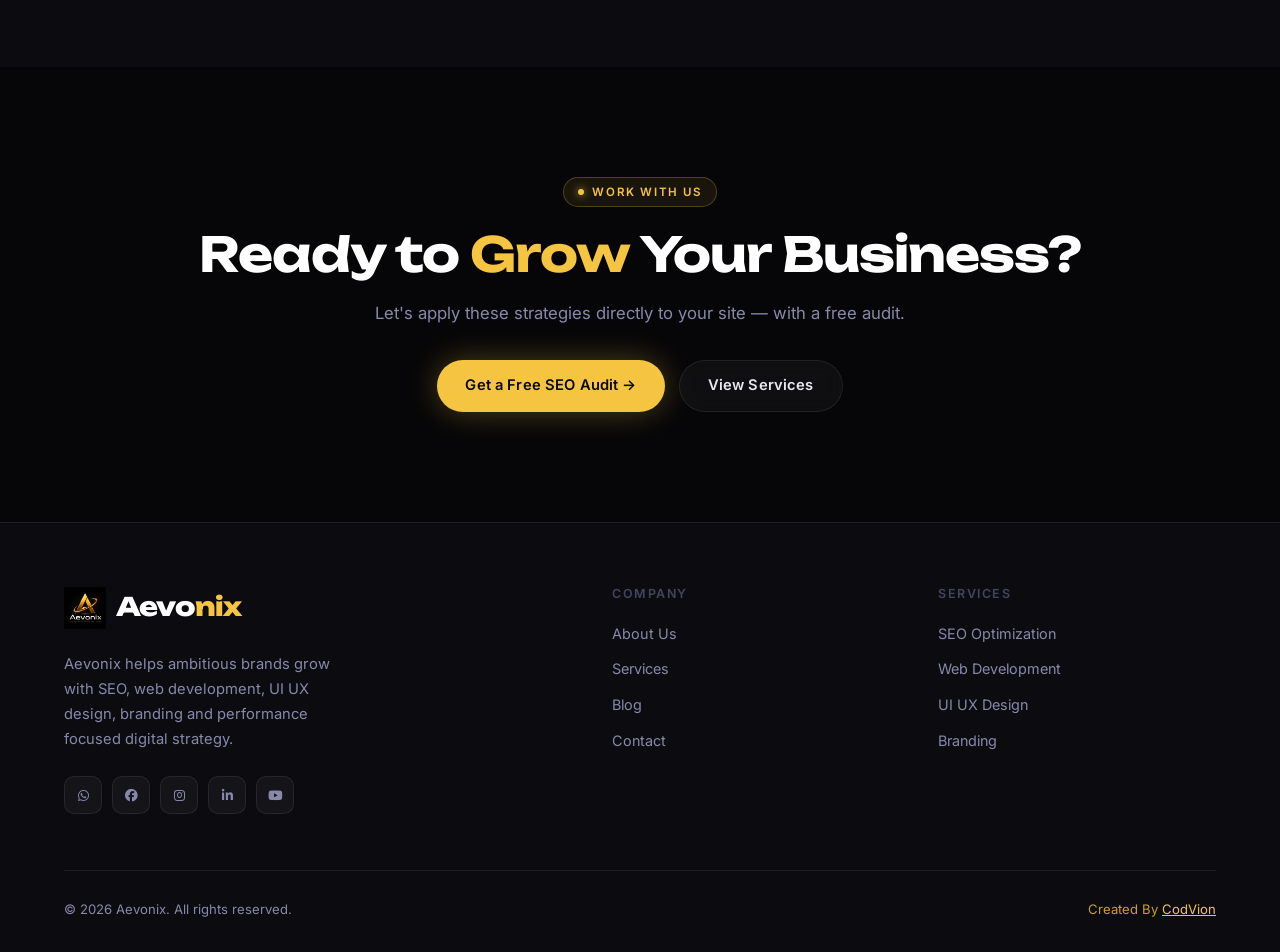
<file: aevonix/blog.html>
<!DOCTYPE html>

<html lang="en">

<head>
  <meta charset="utf-8" />
  <meta content="width=device-width, initial-scale=1.0" name="viewport" />
  <title>Aevonix Blog | SEO, Web Development and Digital Growth Insights</title>
  <meta
    content="Read practical SEO, web development, UI UX design, branding and digital growth insights from Aevonix. Helpful guides for brands that want better rankings, faster websites and stronger online visibility."
    name="description" />
  <meta
    content="Aevonix blog, digital growth blog, SEO tips, web development insights, UI UX design blog, branding strategy, Core Web Vitals, technical SEO, website performance, digital agency blog"
    name="keywords" />
  <meta content="Aevonix" name="author" />
  <meta content="index, follow, max-image-preview:large" name="robots" />
  <meta content="#0b0b10" name="theme-color" />
  <link href="https://aevonix.netlify.app/blog" rel="canonical" />
  <link href="assets/images/favicon.webp" rel="icon" type="image/webp" />
  <meta content="website" property="og:type" />
  <meta content="Aevonix Blog | SEO and Digital Growth Insights" property="og:title" />
  <meta
    content="Actionable articles on SEO, web development, UI UX design, branding and website performance from the Aevonix team."
    property="og:description" />
  <meta content="https://aevonix.netlify.app/blog" property="og:url" />
  <meta content="Aevonix" property="og:site_name" />
  <meta content="https://aevonix.netlify.app/assets/images/og-image.webp" property="og:image" />
  <meta content="Aevonix digital growth agency blog cover image" property="og:image:alt" />
  <meta content="summary_large_image" name="twitter:card" />
  <meta content="Aevonix Blog | SEO and Digital Growth Insights" name="twitter:title" />
  <meta content="Helpful guides for better rankings, faster websites and stronger digital growth."
    name="twitter:description" />
  <meta content="https://aevonix.netlify.app/assets/images/og-image.webp" name="twitter:image" />
  <link href="https://fonts.googleapis.com" rel="preconnect" />
  <link crossorigin="" href="https://fonts.gstatic.com" rel="preconnect" />
  <link
    href="https://fonts.googleapis.com/css2?family=Unbounded:wght@300;400;500;600;700;800;900&amp;family=Inter:wght@300;400;500;600&amp;display=swap"
    rel="stylesheet" />
  <link href="styles.css" rel="stylesheet" />
  <link href="https://cdnjs.cloudflare.com/ajax/libs/font-awesome/6.5.0/css/all.min.css" rel="stylesheet" />
  <script type="application/ld+json">
  {
    "@context": "https://schema.org",
    "@graph": [
      {
        "@type": "Organization",
        "@id": "https://aevonix.netlify.app/#organization",
        "name": "Aevonix",
        "url": "https://aevonix.netlify.app",
        "logo": "https://aevonix.netlify.app/assets/images/logo.webp",
        "description": "Aevonix is a digital growth agency offering SEO, web development, UI UX design, branding and performance optimization.",
        "sameAs": [
          "https://www.facebook.com/profile.php?id=61585100560566",
          "https://www.instagram.com/codvion/",
          "https://www.linkedin.com/in/codvion/",
          "https://www.youtube.com/@codvion_pro"
        ]
      },
      {
        "@type": "WebSite",
        "@id": "https://aevonix.netlify.app/#website",
        "url": "https://aevonix.netlify.app",
        "name": "Aevonix",
        "publisher": {
          "@id": "https://aevonix.netlify.app/#organization"
        }
      },
      {
        "@type": "Blog",
        "@id": "https://aevonix.netlify.app/blog#blog",
        "name": "Aevonix Blog",
        "url": "https://aevonix.netlify.app/blog",
        "description": "Digital growth insights on SEO, web development, UI UX design, branding and website performance.",
        "publisher": {
          "@id": "https://aevonix.netlify.app/#organization"
        },
        "blogPost": [
          {
            "@type": "BlogPosting",
            "headline": "Core Web Vitals 2026: The Practical Guide to Faster Rankings and Better Conversions",
            "datePublished": "2026-05-08",
            "dateModified": "2026-05-08",
            "author": {
              "@type": "Person",
              "name": "Aevonix Team"
            },
            "publisher": {
              "@id": "https://aevonix.netlify.app/#organization"
            },
            "image": "https://aevonix.netlify.app/assets/images/og-image.webp",
            "mainEntityOfPage": "https://aevonix.netlify.app/blog#article-preview"
          }
        ]
      },
      {
        "@type": "BreadcrumbList",
        "@id": "https://aevonix.netlify.app/blog#breadcrumb",
        "itemListElement": [
          {
            "@type": "ListItem",
            "position": 1,
            "name": "Home",
            "item": "https://aevonix.netlify.app/"
          },
          {
            "@type": "ListItem",
            "position": 2,
            "name": "Blog",
            "item": "https://aevonix.netlify.app/blog"
          }
        ]
      }
    ]
  }
  </script>
  <style>
    .page-hero {
      padding: 160px 0 90px;
      position: relative;
      overflow: hidden;
      background: linear-gradient(180deg, var(--bg-2) 0%, var(--bg) 100%);
    }

    .page-hero::before {
      content: '';
      position: absolute;
      inset: 0;
      background: radial-gradient(ellipse 60% 50% at 50% 0%, rgba(245, 197, 66, 0.07), transparent);
    }

    .page-hero-grid {
      position: absolute;
      inset: 0;
      background-image: linear-gradient(rgba(255, 255, 255, 0.018) 1px, transparent 1px), linear-gradient(90deg, rgba(255, 255, 255, 0.018) 1px, transparent 1px);
      background-size: 60px 60px;
    }

    .page-hero-inner {
      position: relative;
      z-index: 1;
      text-align: center;
      max-width: 720px;
      margin: 0 auto;
    }

    .page-hero h1 {
      font-size: clamp(2.2rem, 5vw, 3.4rem);
      margin-bottom: 16px;
    }

    .page-hero p {
      font-size: 1.1rem;
      max-width: 580px;
      margin: 0 auto 32px;
    }

    .breadcrumb {
      display: flex;
      align-items: center;
      justify-content: center;
      gap: 8px;
      font-size: 0.82rem;
      color: var(--text-faint);
      margin-bottom: 24px;
    }

    .breadcrumb a {
      color: var(--text-dim);
      transition: color 0.2s;
    }

    .breadcrumb a:hover {
      color: var(--gold);
    }

    .filter-bar {
      padding: 28px 0;
      border-bottom: 1px solid var(--border);
      background: var(--bg-2);
      position: sticky;
      top: 72px;
      z-index: 100;
    }

    .filter-inner {
      display: flex;
      align-items: center;
      justify-content: space-between;
      gap: 16px;
      flex-wrap: wrap;
    }

    .filter-tabs {
      display: flex;
      gap: 8px;
      flex-wrap: wrap;
    }

    .filter-tab {
      padding: 8px 18px;
      border-radius: 100px;
      font-size: 0.83rem;
      font-weight: 500;
      color: var(--text-dim);
      background: var(--surface);
      border: 1px solid var(--border);
      cursor: pointer;
      transition: all 0.2s;
    }

    .filter-tab:hover {
      color: #fff;
      border-color: rgba(255, 255, 255, 0.2);
    }

    .filter-tab.active {
      background: var(--gold-glass);
      border-color: var(--border-gold);
      color: var(--gold);
    }

    .search-wrap {
      position: relative;
    }

    .search-input {
      background: var(--surface);
      border: 1px solid var(--border);
      border-radius: 100px;
      padding: 9px 18px 9px 40px;
      font-family: var(--font-body);
      font-size: 0.85rem;
      color: var(--text);
      outline: none;
      width: 220px;
      transition: all 0.2s;
    }

    .search-input::placeholder {
      color: var(--text-faint);
    }

    .search-input:focus {
      border-color: var(--border-gold);
      background: var(--surface-2);
    }

    .search-icon {
      position: absolute;
      left: 14px;
      top: 50%;
      transform: translateY(-50%);
      color: var(--text-faint);
      font-size: 0.85rem;
      pointer-events: none;
    }

    .featured-post {
      display: grid;
      grid-template-columns: 1.4fr 1fr;
      gap: 0;
      border-radius: var(--radius-lg);
      overflow: hidden;
      background: var(--surface);
      border: 1px solid var(--border);
      margin-top: 56px;
      transition: border-color 0.3s;
    }

    .featured-post:hover {
      border-color: var(--border-gold);
    }

    .featured-thumb {
      position: relative;
      min-height: 380px;
      background: var(--bg-3);
      display: flex;
      align-items: center;
      justify-content: center;
      overflow: hidden;
    }

    .featured-thumb-emoji {
      font-size: 6rem;
      opacity: 0.15;
    }

    .featured-thumb-gradient {
      position: absolute;
      inset: 0;
    }

    .featured-cat-badge {
      position: absolute;
      top: 20px;
      left: 20px;
      background: var(--gold);
      color: #0a0a0e;
      font-size: 0.7rem;
      font-weight: 700;
      letter-spacing: 0.08em;
      text-transform: uppercase;
      padding: 5px 12px;
      border-radius: 100px;
    }

    .featured-label {
      position: absolute;
      top: 20px;
      right: 20px;
      background: rgba(245, 197, 66, 0.15);
      border: 1px solid var(--border-gold);
      color: var(--gold);
      font-size: 0.7rem;
      font-weight: 700;
      letter-spacing: 0.1em;
      text-transform: uppercase;
      padding: 5px 12px;
      border-radius: 100px;
    }

    .featured-body {
      padding: 44px 40px;
      display: flex;
      flex-direction: column;
      justify-content: center;
    }

    .featured-meta {
      display: flex;
      align-items: center;
      gap: 14px;
      font-size: 0.8rem;
      color: var(--text-faint);
      margin-bottom: 18px;
    }

    .featured-meta span {
      display: flex;
      align-items: center;
      gap: 5px;
    }

    .featured-body h2 {
      font-size: clamp(1.4rem, 2.5vw, 1.9rem);
      margin-bottom: 14px;
      line-height: 1.25;
    }

    .featured-body p {
      font-size: 0.95rem;
      line-height: 1.72;
      margin-bottom: 28px;
    }

    .featured-author {
      display: flex;
      align-items: center;
      gap: 12px;
      padding-top: 24px;
      border-top: 1px solid var(--border);
    }

    .author-av {
      width: 40px;
      height: 40px;
      border-radius: 50%;
      background: linear-gradient(135deg, #2a2a4a, #3a3a6a);
      border: 2px solid var(--border-gold);
      display: flex;
      align-items: center;
      justify-content: center;
      font-weight: 700;
      font-size: 0.85rem;
      color: var(--gold);
      flex-shrink: 0;
    }

    .author-name {
      font-weight: 600;
      font-size: 0.88rem;
      color: #fff;
    }

    .author-role {
      font-size: 0.75rem;
      color: var(--text-faint);
    }

    .read-more-btn {
      display: inline-flex;
      align-items: center;
      gap: 7px;
      font-size: 0.85rem;
      font-weight: 600;
      color: var(--gold);
      margin-bottom: 20px;
      transition: gap 0.2s;
    }

    .featured-post:hover .read-more-btn {
      gap: 12px;
    }

    .blog-layout {
      display: grid;
      grid-template-columns: 1fr 320px;
      gap: 40px;
      margin-top: 60px;
      align-items: start;
    }

    .blog-posts-grid {
      display: grid;
      grid-template-columns: repeat(2, 1fr);
      gap: 24px;
    }

    .post-card {
      border-radius: var(--radius-lg);
      background: var(--surface);
      border: 1px solid var(--border);
      overflow: hidden;
      transition: all 0.35s var(--ease-out);
    }

    .post-card:hover {
      border-color: var(--border-gold);
      transform: translateY(-5px);
      box-shadow: 0 20px 60px rgba(0, 0, 0, 0.5);
    }

    .post-thumb {
      height: 160px;
      position: relative;
      background: var(--bg-3);
      display: flex;
      align-items: center;
      justify-content: center;
      overflow: hidden;
    }

    .post-thumb-emoji {
      font-size: 3rem;
      opacity: 0.2;
    }

    .post-cat {
      position: absolute;
      bottom: 10px;
      left: 10px;
      background: var(--gold);
      color: #0a0a0e;
      font-size: 0.65rem;
      font-weight: 700;
      letter-spacing: 0.08em;
      text-transform: uppercase;
      padding: 3px 10px;
      border-radius: 100px;
    }

    .post-body {
      padding: 22px;
    }

    .post-meta {
      display: flex;
      gap: 12px;
      font-size: 0.75rem;
      color: var(--text-faint);
      margin-bottom: 10px;
    }

    .post-card h3 {
      font-size: 0.98rem;
      margin-bottom: 8px;
      line-height: 1.4;
      font-weight: 600;
    }

    .post-card p {
      font-size: 0.84rem;
      line-height: 1.65;
    }

    .post-footer {
      display: flex;
      align-items: center;
      justify-content: space-between;
      margin-top: 16px;
      padding-top: 14px;
      border-top: 1px solid var(--border);
    }

    .post-author-mini {
      display: flex;
      align-items: center;
      gap: 8px;
      font-size: 0.78rem;
      color: var(--text-dim);
    }

    .post-av-mini {
      width: 28px;
      height: 28px;
      border-radius: 50%;
      background: linear-gradient(135deg, #2a2a4a, #3a3a6a);
      display: flex;
      align-items: center;
      justify-content: center;
      font-size: 0.62rem;
      font-weight: 700;
      color: var(--gold);
      border: 1px solid var(--border-gold);
    }

    .post-read {
      display: flex;
      align-items: center;
      gap: 5px;
      font-size: 0.78rem;
      font-weight: 600;
      color: var(--gold);
      transition: gap 0.2s;
    }

    .post-card:hover .post-read {
      gap: 9px;
    }

    .blog-sidebar {
      display: flex;
      flex-direction: column;
      gap: 24px;
    }

    .sidebar-card {
      background: var(--surface);
      border: 1px solid var(--border);
      border-radius: var(--radius-lg);
      padding: 24px;
    }

    .sidebar-title {
      font-family: var(--font-body);
      font-size: 0.78rem;
      font-weight: 700;
      letter-spacing: 0.12em;
      text-transform: uppercase;
      color: var(--text-faint);
      margin-bottom: 18px;
    }

    .newsletter-form {
      display: flex;
      flex-direction: column;
      gap: 10px;
      margin-top: 14px;
    }

    .newsletter-input {
      background: var(--surface-2);
      border: 1px solid var(--border);
      border-radius: 10px;
      padding: 11px 14px;
      font-family: var(--font-body);
      font-size: 0.85rem;
      color: var(--text);
      outline: none;
      transition: border-color 0.2s;
    }

    .newsletter-input:focus {
      border-color: var(--border-gold);
    }

    .newsletter-input::placeholder {
      color: var(--text-faint);
    }

    .cat-list {
      display: flex;
      flex-direction: column;
      gap: 8px;
    }

    .cat-item {
      display: flex;
      justify-content: space-between;
      align-items: center;
      padding: 9px 0;
      border-bottom: 1px solid rgba(255, 255, 255, 0.04);
      cursor: pointer;
      transition: color 0.2s;
    }

    .cat-item:last-child {
      border-bottom: none;
    }

    .cat-item:hover .cat-name {
      color: var(--gold);
    }

    .cat-name {
      font-size: 0.88rem;
      color: var(--text-dim);
    }

    .cat-count {
      font-size: 0.75rem;
      background: var(--surface-2);
      border: 1px solid var(--border);
      border-radius: 100px;
      padding: 2px 9px;
      color: var(--text-faint);
    }

    .popular-list {
      display: flex;
      flex-direction: column;
      gap: 14px;
    }

    .popular-item {
      display: flex;
      gap: 12px;
      cursor: pointer;
    }

    .popular-num {
      font-family: var(--font-head);
      font-size: 1.3rem;
      font-weight: 800;
      color: rgba(245, 197, 66, 0.2);
      flex-shrink: 0;
      line-height: 1.1;
      width: 24px;
    }

    .popular-item:hover .popular-num {
      color: var(--gold);
    }

    .popular-title {
      font-size: 0.85rem;
      font-weight: 500;
      color: var(--text);
      line-height: 1.4;
    }

    .popular-item:hover .popular-title {
      color: var(--gold);
    }

    .popular-meta {
      font-size: 0.72rem;
      color: var(--text-faint);
      margin-top: 3px;
    }

    .tags-cloud {
      display: flex;
      flex-wrap: wrap;
      gap: 8px;
    }

    .tag {
      padding: 5px 12px;
      border-radius: 100px;
      background: var(--surface-2);
      border: 1px solid var(--border);
      font-size: 0.78rem;
      color: var(--text-dim);
      cursor: pointer;
      transition: all 0.2s;
    }

    .tag:hover {
      background: var(--gold-glass);
      border-color: var(--border-gold);
      color: var(--gold);
    }

    .load-more-wrap {
      text-align: center;
      margin-top: 40px;
    }

    .article-preview {
      background: var(--bg-2);
      border-top: 1px solid var(--border);
      padding: 80px 0;
    }

    .article-inner {
      max-width: 760px;
      margin: 0 auto;
    }

    .article-header {
      margin-bottom: 40px;
    }

    .article-cats {
      display: flex;
      gap: 8px;
      margin-bottom: 18px;
    }

    .article-cat {
      background: var(--gold-glass);
      border: 1px solid var(--border-gold);
      color: var(--gold);
      font-size: 0.72rem;
      font-weight: 600;
      letter-spacing: 0.08em;
      text-transform: uppercase;
      padding: 4px 12px;
      border-radius: 100px;
    }

    .article-header h2 {
      font-size: clamp(1.8rem, 3.5vw, 2.6rem);
      margin-bottom: 16px;
    }

    .article-header-meta {
      display: flex;
      align-items: center;
      gap: 20px;
      flex-wrap: wrap;
    }

    .article-author {
      display: flex;
      align-items: center;
      gap: 10px;
    }

    .article-av {
      width: 38px;
      height: 38px;
      border-radius: 50%;
      background: linear-gradient(135deg, #2a2a4a, #4a4a8a);
      border: 2px solid var(--border-gold);
      display: flex;
      align-items: center;
      justify-content: center;
      font-size: 0.78rem;
      font-weight: 700;
      color: var(--gold);
    }

    .article-author-info .name {
      font-size: 0.88rem;
      font-weight: 600;
      color: #fff;
    }

    .article-author-info .role {
      font-size: 0.75rem;
      color: var(--text-faint);
    }

    .article-header-meta-items {
      display: flex;
      gap: 16px;
    }

    .article-header-meta-items span {
      font-size: 0.8rem;
      color: var(--text-faint);
    }

    .toc {
      background: var(--surface);
      border: 1px solid var(--border-gold);
      border-radius: var(--radius);
      padding: 22px 24px;
      margin: 32px 0;
    }

    .toc-title {
      font-family: var(--font-body);
      font-size: 0.78rem;
      font-weight: 700;
      letter-spacing: 0.1em;
      text-transform: uppercase;
      color: var(--gold);
      margin-bottom: 14px;
    }

    .toc-list {
      display: flex;
      flex-direction: column;
      gap: 8px;
      counter-reset: toc;
    }

    .toc-item {
      display: flex;
      align-items: center;
      gap: 10px;
      font-size: 0.88rem;
      color: var(--text-dim);
      cursor: pointer;
      transition: color 0.2s;
    }

    .toc-item:hover {
      color: var(--gold);
    }

    .toc-num {
      font-family: var(--font-head);
      font-size: 0.72rem;
      font-weight: 700;
      color: var(--gold);
      width: 18px;
      flex-shrink: 0;
    }

    .article-body h3 {
      font-size: 1.25rem;
      margin: 32px 0 14px;
      font-weight: 700;
    }

    .article-body p {
      font-size: 0.97rem;
      line-height: 1.8;
      margin-bottom: 18px;
      color: var(--text);
    }

    .article-body blockquote {
      border-left: 3px solid var(--gold);
      padding: 16px 24px;
      background: var(--gold-glass);
      border-radius: 0 12px 12px 0;
      margin: 24px 0;
      font-style: italic;
      font-size: 1rem;
      color: var(--text);
    }

    .author-box {
      display: flex;
      gap: 22px;
      background: var(--surface);
      border: 1px solid var(--border-gold);
      border-radius: var(--radius-lg);
      padding: 28px;
      margin-top: 48px;
      align-items: flex-start;
    }

    .author-box-av {
      width: 72px;
      height: 72px;
      border-radius: 50%;
      background: linear-gradient(135deg, #2a2a4a, #4a4a8a);
      border: 2px solid var(--border-gold);
      display: flex;
      align-items: center;
      justify-content: center;
      font-size: 1.4rem;
      font-weight: 800;
      color: var(--gold);
      flex-shrink: 0;
      font-family: var(--font-head);
    }

    .author-box-name {
      font-size: 1.05rem;
      font-weight: 700;
      margin-bottom: 4px;
    }

    .author-box-role {
      font-size: 0.8rem;
      color: var(--gold);
      font-weight: 600;
      margin-bottom: 10px;
    }

    .author-box p {
      font-size: 0.88rem;
      margin: 0;
    }

    .related-section {
      margin-top: 56px;
    }

    .related-section h3 {
      font-size: 1.2rem;
      margin-bottom: 22px;
    }

    .related-grid {
      display: grid;
      grid-template-columns: repeat(2, 1fr);
      gap: 18px;
    }

    .related-card {
      background: var(--surface);
      border: 1px solid var(--border);
      border-radius: var(--radius);
      padding: 20px;
      transition: all 0.3s;
      cursor: pointer;
    }

    .related-card:hover {
      border-color: var(--border-gold);
      transform: translateY(-3px);
    }

    .related-cat {
      font-size: 0.68rem;
      font-weight: 700;
      letter-spacing: 0.08em;
      text-transform: uppercase;
      color: var(--gold);
      margin-bottom: 8px;
    }

    .related-card h4 {
      font-size: 0.9rem;
      font-weight: 600;
      line-height: 1.4;
      margin-bottom: 6px;
    }

    .related-card span {
      font-size: 0.75rem;
      color: var(--text-faint);
    }

    @media (max-width: 1024px) {
      .blog-layout {
        grid-template-columns: 1fr;
      }

      .blog-sidebar {
        display: grid;
        grid-template-columns: repeat(2, 1fr);
      }
    }

    @media (max-width: 768px) {
      .featured-post {
        grid-template-columns: 1fr;
      }

      .featured-thumb {
        min-height: 220px;
      }

      .blog-posts-grid {
        grid-template-columns: 1fr;
      }

      .blog-sidebar {
        grid-template-columns: 1fr;
      }

      .related-grid {
        grid-template-columns: 1fr;
      }

      .author-box {
        flex-direction: column;
      }
    }

    .nav-logo img,
    .footer-logo-img {
      height: 36px;
      width: auto;
      display: block;
    }

    .footer-brand .nav-logo {
      display: inline-flex;
      align-items: center;
    }

    .post-card[hidden] {
      display: none;
    }

    .no-posts-message {
      display: none;
      text-align: center;
      padding: 28px;
      margin-top: 24px;
      background: var(--surface);
      border: 1px solid var(--border);
      border-radius: var(--radius-lg);
      color: var(--text-dim);
    }

    .no-posts-message.show {
      display: block;
    }
  </style>
  <link href="assets/images/favicon.webp" rel="apple-touch-icon" />
</head>

<body>
  <header>
    <nav aria-label="Main navigation" id="navbar">
      <div class="container">
        <div class="nav-inner">
          <a aria-label="Aevonix Home" class="nav-logo" href="index">
            <img alt="Aevonix digital growth agency logo" class="nav-logo-img" src="assets/images/logo.webp" />
            <span>Aevo<span class="span">nix</span></span>
          </a>
          <ul class="nav-links" role="list">
            <li><a href="index">Home</a></li>
            <li><a href="about">About</a></li>
            <li><a href="services">Services</a></li>
            <li><a href="blog">Blog</a></li>
            <li><a href="faq">FAQ</a></li>
            <li><a href="contact">Contact</a></li>
          </ul>
          <div class="nav-cta">
            <a class="btn btn-ghost btn-sm" href="contact">Talk to Us</a>
            <a class="btn btn-primary btn-sm" href="services">Get Started →</a>
          </div>
          <button aria-controls="navMobile" aria-expanded="false" aria-label="Toggle mobile menu" class="nav-toggle"
            id="navToggle">
            <span></span><span></span><span></span>
          </button>
        </div>
      </div>
      <nav aria-label="Mobile navigation" class="nav-mobile" id="navMobile">
        <a href="index">Home</a>
        <a href="about">About</a>
        <a href="services">Services</a>
        <a href="blog">Blog</a>
        <a href="faq">FAQ</a>
        <a href="contact">Contact</a>
      </nav>
    </nav>
  </header>
  <main>
    <section aria-labelledby="blog-headline" class="page-hero">
      <div aria-hidden="true" class="page-hero-grid"></div>
      <div class="container">
        <div class="page-hero-inner animate-fade-up">
          <nav aria-label="Breadcrumb" class="breadcrumb">
            <a href="index">Home</a><span aria-hidden="true">›</span><span aria-current="page">Blog</span>
          </nav>
          <span class="section-label">The Aevonix Blog</span>
          <h1 id="blog-headline">Digital Insights That <span class="text-gold">Drive Growth</span></h1>
          <p>Practical guides, case studies and strategy notes on SEO, web development, UI UX design and digital growth,
            written for brands that want real results.</p>
        </div>
      </div>
    </section>
    <nav aria-label="Blog categories" class="filter-bar">
      <div class="container">
        <div class="filter-inner">
          <div class="filter-tabs" role="tablist">
            <button aria-selected="true" class="filter-tab active" role="tab">All Posts</button>
            <button aria-selected="false" class="filter-tab" role="tab">SEO</button>
            <button aria-selected="false" class="filter-tab" role="tab">Development</button>
            <button aria-selected="false" class="filter-tab" role="tab">Design</button>
            <button aria-selected="false" class="filter-tab" role="tab">Strategy</button>
            <button aria-selected="false" class="filter-tab" role="tab">Case Studies</button>
          </div>
          <div class="search-wrap">
            <span aria-hidden="true" class="search-icon">🔍</span>
            <input aria-label="Search blog posts" class="search-input" placeholder="Search articles..." type="search" />
          </div>
        </div>
      </div>
    </nav>
    <section aria-labelledby="posts-heading" class="section-pad">
      <div class="container">
        <h2 class="sr-only" id="posts-heading">Blog Posts</h2>
        <article aria-label="Featured article" class="featured-post reveal" data-category="seo"
          data-title="core web vitals performance seo website speed">
          <div class="featured-thumb">
            <div aria-hidden="true" class="featured-thumb-emoji">🔍</div>
            <div class="featured-thumb-gradient"
              style="background:linear-gradient(135deg,rgba(245,197,66,0.18),rgba(6,6,8,0.85))"></div>
            <span class="featured-cat-badge">SEO</span>
            <span class="featured-label">✦ Featured</span>
          </div>
          <div class="featured-body">
            <div class="featured-meta">
              <span>📅 May 8, 2026</span>
              <span>⏱ 8 min read</span>
              <span>👁 12.4k views</span>
            </div>
            <h2>Core Web Vitals 2026: The Practical Guide to Faster Rankings and Better Conversions</h2>
            <p>Website speed, interaction quality and layout stability still shape how people experience your brand.
              This guide explains the practical fixes that help your pages load faster, feel smoother and support
              stronger search performance.</p>
            <a class="read-more-btn" href="#article-preview">Read Full Article →</a>
            <div class="featured-author">
              <div aria-hidden="true" class="author-av">ZM</div>
              <div>
                <div class="author-name">Aevonix Team</div>
                <div class="author-role">SEO and Growth Team · Aevonix</div>
              </div>
            </div>
          </div>
        </article>
        <div class="blog-layout">
          <div>
            <div class="blog-posts-grid">
              <article class="post-card reveal reveal-delay-1" data-category="strategy">
                <div class="post-thumb">
                  <div aria-hidden="true" class="post-thumb-emoji">💡</div>
                  <div
                    style="position:absolute;inset:0;background:linear-gradient(135deg,rgba(100,60,245,0.18),rgba(6,6,8,0.8))">
                  </div>
                  <span class="post-cat">Strategy</span>
                </div>
                <div class="post-body">
                  <div class="post-meta"><span>May 2, 2026</span><span>7 min read</span></div>
                  <h3>The Brand Moat: How to Make Your Business Impossible to Copy</h3>
                  <p>Strategic brand differentiation frameworks from 6 years of agency experience.</p>
                  <div class="post-footer">
                    <div class="post-author-mini">
                      <div class="post-av-mini">NP</div>Nina Patel
                    </div>
                    <span class="post-read">Read →</span>
                  </div>
                </div>
              </article>
              <article class="post-card reveal reveal-delay-2" data-category="development">
                <div class="post-thumb">
                  <div aria-hidden="true" class="post-thumb-emoji">⚡</div>
                  <div
                    style="position:absolute;inset:0;background:linear-gradient(135deg,rgba(245,100,66,0.18),rgba(6,6,8,0.8))">
                  </div>
                  <span class="post-cat">Dev</span>
                </div>
                <div class="post-body">
                  <div class="post-meta"><span>Apr 28, 2026</span><span>6 min read</span></div>
                  <h3>Next.js 15 + ISR: Build Sites That Score 100 on Lighthouse Every Time</h3>
                  <p>Complete performance playbook for production-grade Next.js sites.</p>
                  <div class="post-footer">
                    <div class="post-author-mini">
                      <div class="post-av-mini">MR</div>Marcus Reid
                    </div>
                    <span class="post-read">Read →</span>
                  </div>
                </div>
              </article>
              <article class="post-card reveal reveal-delay-1" data-category="design">
                <div class="post-thumb">
                  <div aria-hidden="true" class="post-thumb-emoji">🎨</div>
                  <div
                    style="position:absolute;inset:0;background:linear-gradient(135deg,rgba(245,66,197,0.18),rgba(6,6,8,0.8))">
                  </div>
                  <span class="post-cat">Design</span>
                </div>
                <div class="post-body">
                  <div class="post-meta"><span>Apr 20, 2026</span><span>5 min read</span></div>
                  <h3>The 7 UI Principles Behind Every High-Converting Landing Page</h3>
                  <p>Dissecting 50 landing pages that convert at 4%+ to extract what actually works.</p>
                  <div class="post-footer">
                    <div class="post-author-mini">
                      <div class="post-av-mini">AL</div>Aria Liu
                    </div>
                    <span class="post-read">Read →</span>
                  </div>
                </div>
              </article>
              <article class="post-card reveal reveal-delay-2" data-category="case studies">
                <div class="post-thumb">
                  <div aria-hidden="true" class="post-thumb-emoji">📈</div>
                  <div
                    style="position:absolute;inset:0;background:linear-gradient(135deg,rgba(66,197,100,0.18),rgba(6,6,8,0.8))">
                  </div>
                  <span class="post-cat">Case Study</span>
                </div>
                <div class="post-body">
                  <div class="post-meta"><span>Apr 12, 2026</span><span>9 min read</span></div>
                  <h3>How We 14x'd a SaaS Company's Organic Traffic in 8 Months</h3>
                  <p>Full case study: the exact SEO strategy, tools, and timeline we used.</p>
                  <div class="post-footer">
                    <div class="post-author-mini">
                      <div class="post-av-mini">ZM</div>Aevonix Team
                    </div>
                    <span class="post-read">Read →</span>
                  </div>
                </div>
              </article>
              <article class="post-card reveal reveal-delay-1" data-category="seo">
                <div class="post-thumb">
                  <div aria-hidden="true" class="post-thumb-emoji">🔗</div>
                  <div
                    style="position:absolute;inset:0;background:linear-gradient(135deg,rgba(197,197,66,0.18),rgba(6,6,8,0.8))">
                  </div>
                  <span class="post-cat">SEO</span>
                </div>
                <div class="post-body">
                  <div class="post-meta"><span>Apr 5, 2026</span><span>6 min read</span></div>
                  <h3>Link Building in 2025: What Works, What's Dead, and What's Next</h3>
                  <p>The complete state of link acquisition in a post-Helpful Content world.</p>
                  <div class="post-footer">
                    <div class="post-author-mini">
                      <div class="post-av-mini">ZM</div>Aevonix Team
                    </div>
                    <span class="post-read">Read →</span>
                  </div>
                </div>
              </article>
              <article class="post-card reveal reveal-delay-2" data-category="branding">
                <div class="post-thumb">
                  <div aria-hidden="true" class="post-thumb-emoji">✦</div>
                  <div
                    style="position:absolute;inset:0;background:linear-gradient(135deg,rgba(197,66,66,0.18),rgba(6,6,8,0.8))">
                  </div>
                  <span class="post-cat">Branding</span>
                </div>
                <div class="post-body">
                  <div class="post-meta"><span>Mar 28, 2026</span><span>5 min read</span></div>
                  <h3>Logo Psychology: Why Your Visual Identity Is Costing You Clients</h3>
                  <p>The neuroscience behind brand perception and what your logo signals.</p>
                  <div class="post-footer">
                    <div class="post-author-mini">
                      <div class="post-av-mini">AL</div>Aria Liu
                    </div>
                    <span class="post-read">Read →</span>
                  </div>
                </div>
              </article>
            </div>
            <div class="no-posts-message" id="noPostsMessage">No articles found for this filter. Try another category or
              search term.</div>
            <div class="load-more-wrap reveal">
              <button class="btn btn-ghost"
                onclick="this.textContent='No more posts to load ✓';this.disabled=true;this.style.opacity='0.5'"
                style="margin-top:8px">Load More Articles</button>
            </div>
          </div>
          <aside aria-label="Blog sidebar" class="blog-sidebar">
            <div class="sidebar-card reveal">
              <div class="sidebar-title">Newsletter</div>
              <p style="font-size:0.85rem;margin-bottom:0">Get our best insights delivered to your inbox. No spam, ever.
              </p>
              <form aria-label="Newsletter signup" class="newsletter-form contact-form">
                <input aria-label="Email address" class="newsletter-input" placeholder="your@email.com" required=""
                  type="email" />
                <button class="btn btn-primary" style="justify-content:center;width:100%" type="submit">Subscribe
                  →</button>
              </form>
            </div>
            <div class="sidebar-card reveal reveal-delay-1">
              <div class="sidebar-title">Categories</div>
              <nav aria-label="Blog categories" class="cat-list">
                <div class="cat-item"><span class="cat-name">SEO &amp; Search</span><span class="cat-count">18</span>
                </div>
                <div class="cat-item"><span class="cat-name">Web Development</span><span class="cat-count">12</span>
                </div>
                <div class="cat-item"><span class="cat-name">UI/UX Design</span><span class="cat-count">9</span></div>
                <div class="cat-item"><span class="cat-name">Digital Strategy</span><span class="cat-count">11</span>
                </div>
                <div class="cat-item"><span class="cat-name">Branding</span><span class="cat-count">7</span></div>
                <div class="cat-item"><span class="cat-name">Case Studies</span><span class="cat-count">6</span></div>
              </nav>
            </div>
            <div class="sidebar-card reveal reveal-delay-2">
              <div class="sidebar-title">Popular Posts</div>
              <div class="popular-list">
                <div class="popular-item">
                  <span class="popular-num">01</span>
                  <div>
                    <div class="popular-title">Core Web Vitals 2025 Complete Guide</div>
                    <div class="popular-meta">12.4k views · 8 min</div>
                  </div>
                </div>
                <div class="popular-item">
                  <span class="popular-num">02</span>
                  <div>
                    <div class="popular-title">How We 14x'd Organic Traffic in 8 Months</div>
                    <div class="popular-meta">8.2k views · 9 min</div>
                  </div>
                </div>
                <div class="popular-item">
                  <span class="popular-num">03</span>
                  <div>
                    <div class="popular-title">7 UI Principles Behind High-Converting Pages</div>
                    <div class="popular-meta">6.7k views · 5 min</div>
                  </div>
                </div>
                <div class="popular-item">
                  <span class="popular-num">04</span>
                  <div>
                    <div class="popular-title">Link Building in 2025: What Still Works</div>
                    <div class="popular-meta">5.1k views · 6 min</div>
                  </div>
                </div>
              </div>
            </div>
            <div class="sidebar-card reveal reveal-delay-3">
              <div class="sidebar-title">Tags</div>
              <div class="tags-cloud">
                <span class="tag">SEO</span><span class="tag">Next.js</span><span class="tag">Tailwind</span>
                <span class="tag">Branding</span><span class="tag">CRO</span><span class="tag">Figma</span>
                <span class="tag">Lighthouse</span><span class="tag">Schema</span><span class="tag">Core Web
                  Vitals</span>
                <span class="tag">Link Building</span><span class="tag">UX</span><span class="tag">Performance</span>
              </div>
            </div>
          </aside>
        </div>
      </div>
    </section>
    <section aria-labelledby="article-heading" class="article-preview" id="article-preview">
      <div class="container">
        <div class="article-inner">
          <header class="article-header reveal">
            <div class="article-cats">
              <span class="article-cat">SEO</span>
              <span class="article-cat">Performance</span>
            </div>
            <h2 id="article-heading">Core Web Vitals 2026: The Practical Guide to Faster Rankings and Better Conversions
            </h2>
            <div class="article-header-meta">
              <div class="article-author">
                <div aria-hidden="true" class="article-av">ZM</div>
                <div class="article-author-info">
                  <div class="name">Aevonix Team</div>
                  <div class="role">SEO and Growth Team</div>
                </div>
              </div>
              <div class="article-header-meta-items">
                <span>📅 May 8, 2026</span>
                <span>⏱ 8 min read</span>
                <span>👁 12,400 views</span>
              </div>
            </div>
          </header>
          <nav aria-label="Table of contents" class="toc reveal">
            <div class="toc-title">Table of Contents</div>
            <div class="toc-list" role="list">
              <div class="toc-item"><span class="toc-num">01</span>What Changed in Google's 2025 Algorithm</div>
              <div class="toc-item"><span class="toc-num">02</span>The New Core Web Vitals Thresholds</div>
              <div class="toc-item"><span class="toc-num">03</span>LCP Optimization: 5 Techniques That Work</div>
              <div class="toc-item"><span class="toc-num">04</span>Eliminating CLS: The Complete Checklist</div>
              <div class="toc-item"><span class="toc-num">05</span>How to Monitor and Maintain Your Scores</div>
            </div>
          </nav>
          <div class="article-body reveal">
            <h3>What Changed in Google's 2025 Algorithm</h3>
            <p>A fast website is not only a technical win. It improves user trust, reduces friction and supports better
              search visibility. Core Web Vitals give your team a clear way to measure whether visitors are getting a
              smooth experience.</p>
            <p>For growing brands, the goal is simple: pages should load quickly, respond instantly and stay visually
              stable. That means optimizing images, reducing unnecessary scripts and designing layouts that do not jump
              around while loading.</p>
            <blockquote>"Speed is not just a technical detail. It is the invisible conversion layer that shapes trust
              before your copy even gets read." — Aevonix Team</blockquote>
            <h3>The New Core Web Vitals Thresholds</h3>
            <p>The most important metrics to watch are Largest Contentful Paint, Interaction to Next Paint and
              Cumulative Layout Shift. Together, they show how fast the main content appears, how responsive the page
              feels and how stable the layout remains.</p>
            <h3>LCP Optimization: 5 Techniques That Work</h3>
            <p>The Largest Contentful Paint measures how quickly the largest element in your viewport loads. For most
              sites, this is a hero image or heading. The five highest-impact optimizations we've found are: preloading
              the LCP image, using WebP with proper srcset attributes, implementing a CDN with edge caching, deferring
              non-critical CSS, and eliminating render-blocking resources above the fold.</p>
          </div>
          <div class="author-box reveal">
            <div aria-hidden="true" class="author-box-av">ZM</div>
            <div>
              <div class="author-box-name">Aevonix Team</div>
              <div class="author-box-role">SEO and Growth Team, Aevonix</div>
              <p>The Aevonix team shares practical lessons from SEO, web development, UI UX design and branding projects
                built for ambitious digital brands.</p>
            </div>
          </div>
          <div class="related-section reveal">
            <h3>Related Articles</h3>
            <div class="related-grid">
              <div class="related-card">
                <div class="related-cat">Performance</div>
                <h4>Next.js 15 + ISR: Build Sites That Score 100 on Lighthouse</h4>
                <span>Apr 28, 2026 · 6 min read</span>
              </div>
              <div class="related-card">
                <div class="related-cat">SEO</div>
                <h4>Link Building in 2025: What Works, What's Dead</h4>
                <span>Apr 5, 2026 · 6 min read</span>
              </div>
            </div>
          </div>
        </div>
      </div>
    </section>
    <section aria-labelledby="blog-cta-heading" class="section-pad text-center" style="background:var(--bg)">
      <div aria-hidden="true" class="glow-blob"
        style="width:400px;height:300px;top:50%;left:50%;transform:translate(-50%,-50%);background:radial-gradient(circle,rgba(245,197,66,0.08),transparent 65%)">
      </div>
      <div class="container reveal" style="position:relative;z-index:1">
        <span class="section-label" style="justify-content:center">Work With Us</span>
        <h2 class="section-heading" id="blog-cta-heading">Ready to <span class="text-gold">Grow</span> Your Business?
        </h2>
        <p class="section-sub" style="margin:0 auto 32px">Let's apply these strategies directly to your site — with a
          free audit.</p>
        <div style="display:flex;justify-content:center;gap:14px;flex-wrap:wrap">
          <a class="btn btn-primary" href="contact">Get a Free SEO Audit →</a>
          <a class="btn btn-ghost" href="services">View Services</a>
        </div>
      </div>
    </section>
  </main>
  <footer>
    <div class="container">
      <div class="footer-grid">
        <div class="footer-brand">
          <a aria-label="Aevonix Home" class="nav-logo footer-logo" href="index">
            <img alt="Aevonix digital growth agency logo" class="nav-logo-img" src="assets/images/logo.webp" />
            <span>Aevo<span class="span">nix</span></span>
          </a>
          <p>Aevonix helps ambitious brands grow with SEO, web development, UI UX design, branding and performance
            focused digital strategy.</p>
          <div aria-label="Social media links" class="footer-socials">
            <a aria-label="Aevonix WhatsApp" class="social-link" href="https://wa.me/923214086800"
              rel="noopener noreferrer" target="_blank"><i class="fa-brands fa-whatsapp"></i></a>
            <a aria-label="Aevonix Facebook" class="social-link"
              href="https://www.facebook.com/profile.php?id=61585100560566" rel="noopener noreferrer" target="_blank"><i
                class="fa-brands fa-facebook"></i></a>
            <a aria-label="Aevonix Instagram" class="social-link" href="https://www.instagram.com/codvion/"
              rel="noopener noreferrer" target="_blank"><i class="fa-brands fa-instagram"></i></a>
            <a aria-label="Aevonix LinkedIn" class="social-link" href="https://www.linkedin.com/in/codvion/"
              rel="noopener noreferrer" target="_blank"><i class="fa-brands fa-linkedin-in"></i></a>
            <a aria-label="Aevonix YouTube" class="social-link" href="https://www.youtube.com/@codvion_pro"
              rel="noopener noreferrer" target="_blank"><i class="fa-brands fa-youtube"></i></a>
          </div>
        </div>
        <nav aria-label="Company links" class="footer-col">
          <h4>Company</h4>
          <ul>
            <li><a href="about">About Us</a></li>
            <li><a href="services">Services</a></li>
            <li><a href="blog">Blog</a></li>
            <li><a href="contact">Contact</a></li>
          </ul>
        </nav>
        <nav aria-label="Service links" class="footer-col">
          <h4>Services</h4>
          <ul>
            <li><a href="services">SEO Optimization</a></li>
            <li><a href="services">Web Development</a></li>
            <li><a href="services">UI UX Design</a></li>
            <li><a href="services">Branding</a></li>
          </ul>
        </nav>
      </div>
      <div class="footer-bottom">
        <span>© 2026 Aevonix. All rights reserved.</span>
        <span>Created By <a href="https://codvion.site" rel="noopener noreferrer" target="_blank">CodVion</a></span>
      </div>
    </div>
  </footer>
  <script defer="" src="main.js"></script>
</body>

</html>
</file>
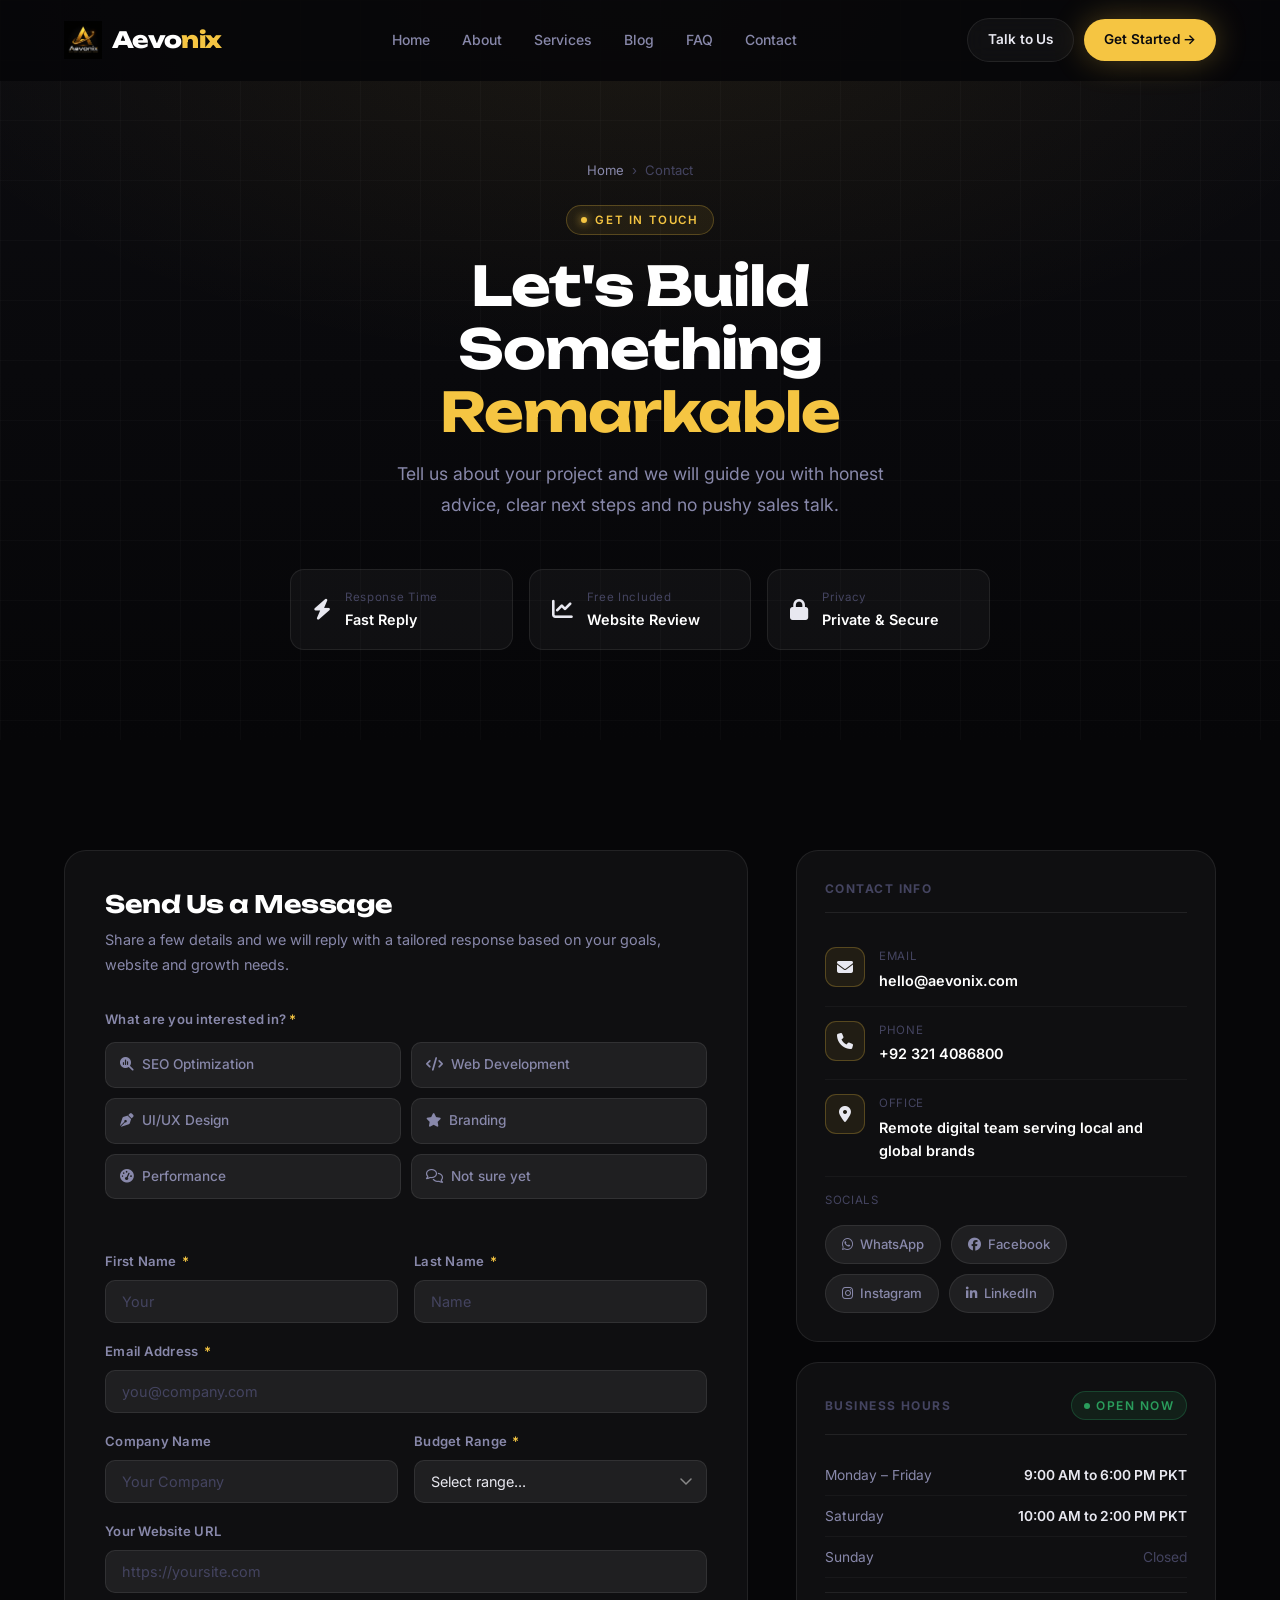
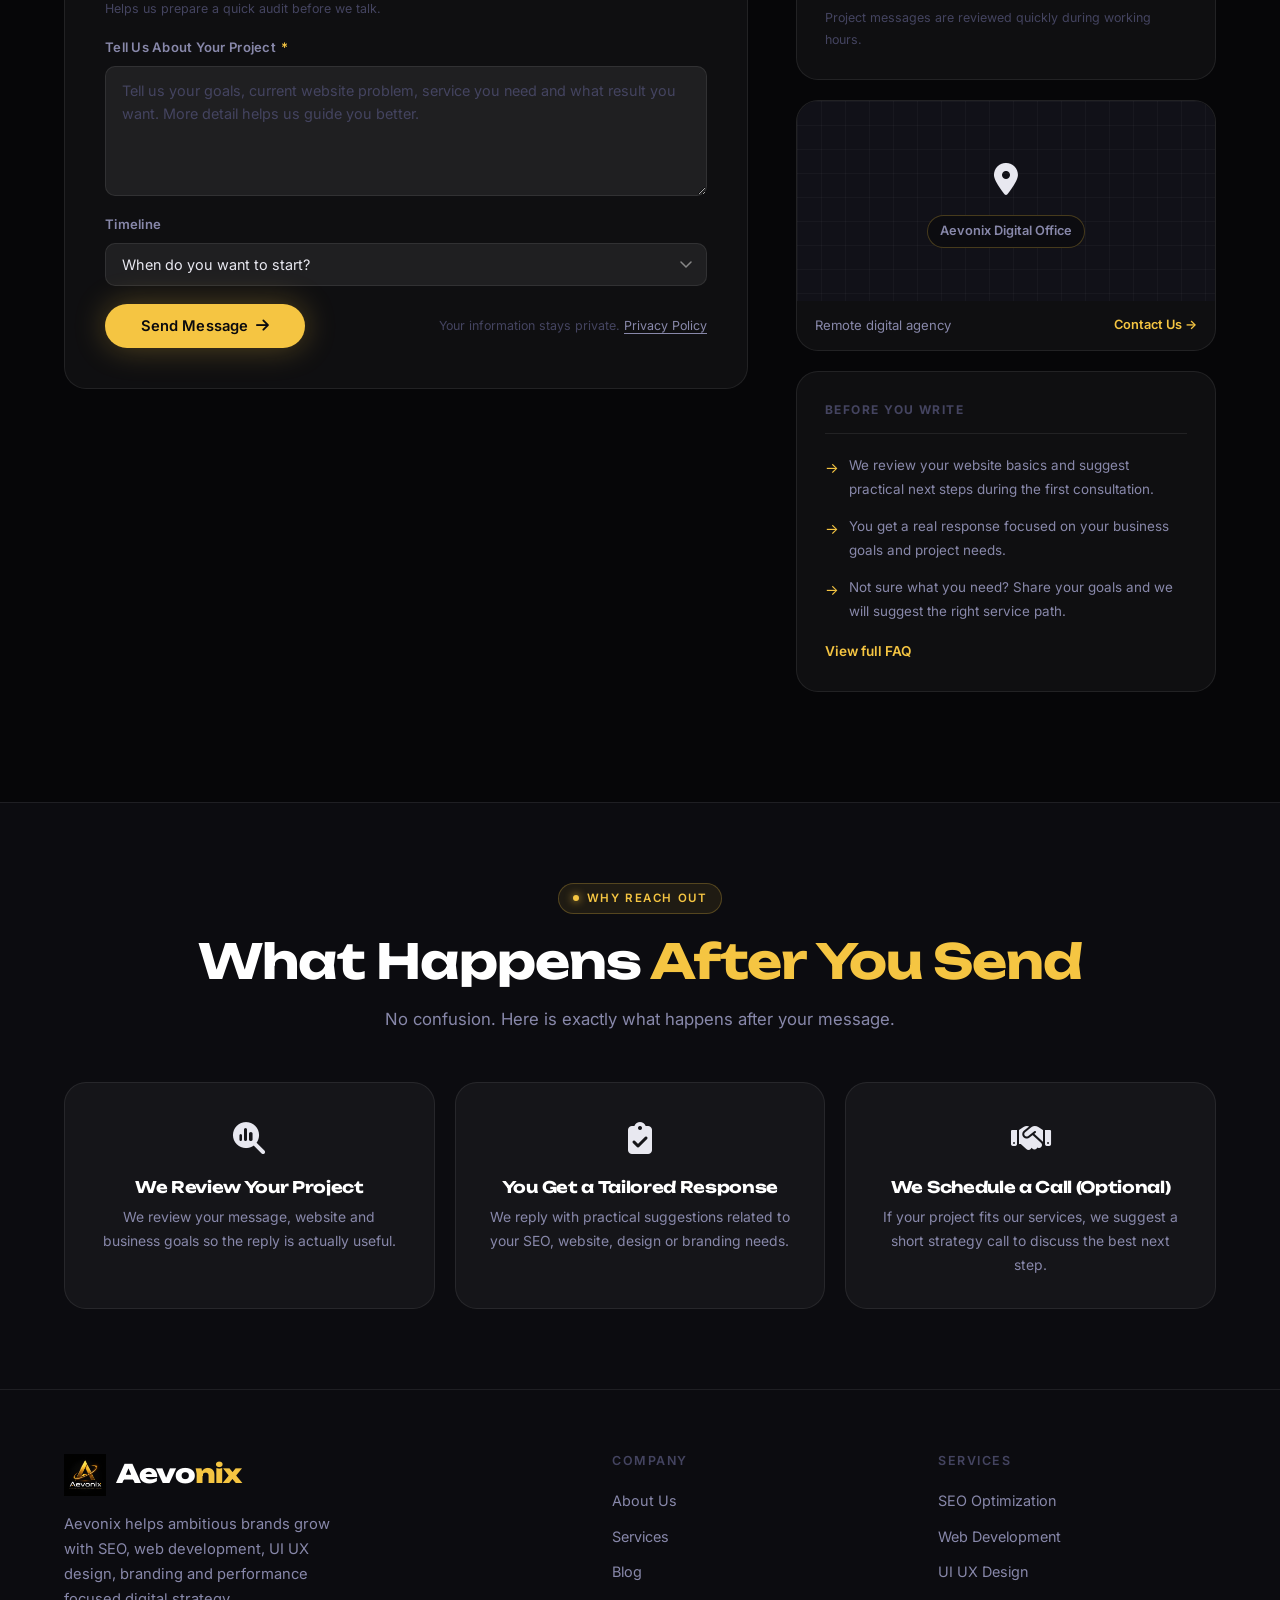
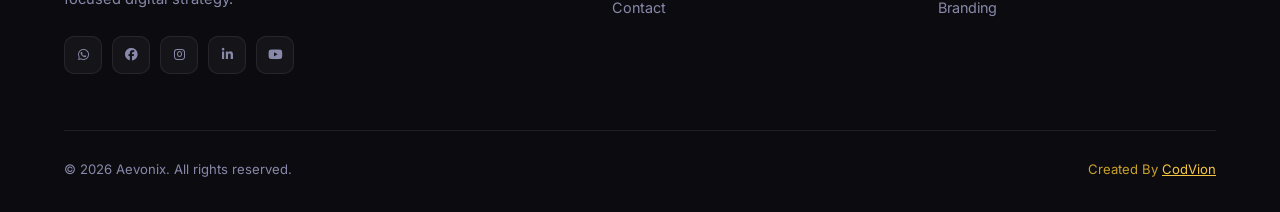
<file: aevonix/contact.html>
<!DOCTYPE html>

<html lang="en">

<head>
  <meta charset="utf-8" />
  <meta content="width=device-width, initial-scale=1.0" name="viewport" />
  <title>Contact Aevonix | SEO, Web Development &amp; Digital Growth Consultation</title>
  <meta
    content="Contact Aevonix for SEO services, web development, UI UX design, branding, website performance optimization and digital growth consultation. Start your project with a friendly team that builds results."
    name="description" />
  <meta
    content="contact Aevonix, Aevonix contact, SEO consultation, web development consultation, digital growth agency contact, branding consultation, UI UX design agency, website audit, hire digital agency"
    name="keywords" />
  <meta content="Aevonix" name="author" />
  <meta content="index, follow, max-image-preview:large" name="robots" />
  <meta content="#0b0b10" name="theme-color" />
  <link href="https://aevonix.netlify.app/contact" rel="canonical" />
  <link href="assets/images/favicon.webp" rel="icon" type="image/webp" />
  <meta content="website" property="og:type" />
  <meta content="Aevonix" property="og:site_name" />
  <meta content="Contact Aevonix | Start Your Digital Growth Project" property="og:title" />
  <meta
    content="Talk to Aevonix about SEO, web development, UI UX design, branding and website growth. Get clear guidance for your next digital project."
    property="og:description" />
  <meta content="https://aevonix.netlify.app/contact" property="og:url" />
  <meta content="https://aevonix.netlify.app/assets/images/og-image.webp" property="og:image" />
  <meta content="Aevonix digital growth agency contact page" property="og:image:alt" />
  <meta content="summary_large_image" name="twitter:card" />
  <meta content="Contact Aevonix | Digital Growth Consultation" name="twitter:title" />
  <meta
    content="Contact Aevonix for SEO, web development, UI UX design, branding and performance focused website growth."
    name="twitter:description" />
  <meta content="https://aevonix.netlify.app/assets/images/og-image.webp" name="twitter:image" />
  <link href="https://fonts.googleapis.com" rel="preconnect" />
  <link crossorigin="" href="https://fonts.gstatic.com" rel="preconnect" />
  <link
    href="https://fonts.googleapis.com/css2?family=Unbounded:wght@300;400;500;600;700;800;900&amp;family=Inter:wght@300;400;500;600&amp;display=swap"
    rel="stylesheet" />
  <link href="styles.css" rel="stylesheet" />
  <link href="https://cdnjs.cloudflare.com/ajax/libs/font-awesome/6.5.0/css/all.min.css" rel="stylesheet" />
  <script type="application/ld+json">
  {
    "@context": "https://schema.org",
    "@graph": [
      {
        "@type": "Organization",
        "@id": "https://aevonix.netlify.app/#organization",
        "name": "Aevonix",
        "url": "https://aevonix.netlify.app/",
        "logo": "https://aevonix.netlify.app/assets/images/logo.webp",
        "description": "Aevonix is a digital growth agency offering SEO, web development, UI UX design, branding and website performance optimization.",
        "sameAs": [
          "https://www.facebook.com/profile.php?id=61585100560566",
          "https://www.instagram.com/codvion/",
          "https://www.linkedin.com/in/codvion/",
          "https://www.youtube.com/@codvion_pro"
        ],
        "contactPoint": {
          "@type": "ContactPoint",
          "telephone": "+923214086800",
          "contactType": "customer support",
          "availableLanguage": ["English", "Urdu"]
        }
      },
      {
        "@type": "ContactPage",
        "@id": "https://aevonix.netlify.app/contact#contactpage",
        "name": "Contact Aevonix",
        "url": "https://aevonix.netlify.app/contact",
        "description": "Contact Aevonix for SEO, web development, UI UX design, branding and digital growth consultation.",
        "isPartOf": {
          "@id": "https://aevonix.netlify.app/#website"
        },
        "about": {
          "@id": "https://aevonix.netlify.app/#organization"
        }
      },
      {
        "@type": "BreadcrumbList",
        "@id": "https://aevonix.netlify.app/contact#breadcrumb",
        "itemListElement": [
          {
            "@type": "ListItem",
            "position": 1,
            "name": "Home",
            "item": "https://aevonix.netlify.app/"
          },
          {
            "@type": "ListItem",
            "position": 2,
            "name": "Contact",
            "item": "https://aevonix.netlify.app/contact"
          }
        ]
      }
    ]
  }
  </script>
  <style>
    .page-hero {
      padding: 160px 0 90px;
      position: relative;
      overflow: hidden;
      background: linear-gradient(180deg, var(--bg-2) 0%, var(--bg) 100%);
    }

    .page-hero::before {
      content: '';
      position: absolute;
      inset: 0;
      background: radial-gradient(ellipse 60% 50% at 50% 0%, rgba(245, 197, 66, 0.07), transparent);
    }

    .page-hero-grid {
      position: absolute;
      inset: 0;
      background-image: linear-gradient(rgba(255, 255, 255, 0.018) 1px, transparent 1px), linear-gradient(90deg, rgba(255, 255, 255, 0.018) 1px, transparent 1px);
      background-size: 60px 60px;
    }

    .page-hero-inner {
      position: relative;
      z-index: 1;
      text-align: center;
      max-width: 680px;
      margin: 0 auto;
    }

    .page-hero h1 {
      font-size: clamp(2.2rem, 5vw, 3.4rem);
      margin-bottom: 16px;
    }

    .page-hero p {
      font-size: 1.1rem;
      max-width: 540px;
      margin: 0 auto;
    }

    .breadcrumb {
      display: flex;
      align-items: center;
      justify-content: center;
      gap: 8px;
      font-size: 0.82rem;
      color: var(--text-faint);
      margin-bottom: 24px;
    }

    .breadcrumb a {
      color: var(--text-dim);
      transition: color 0.2s;
    }

    .breadcrumb a:hover {
      color: var(--gold);
    }

    .quick-info {
      display: grid;
      grid-template-columns: repeat(3, 1fr);
      gap: 16px;
      margin-top: 48px;
    }

    .quick-card {
      display: flex;
      align-items: center;
      gap: 14px;
      padding: 18px 22px;
      background: var(--surface);
      border: 1px solid var(--border);
      border-radius: var(--radius);
      transition: all 0.25s;
    }

    .quick-card:hover {
      border-color: var(--border-gold);
      background: var(--gold-glass);
    }

    .quick-icon {
      font-size: 1.3rem;
      flex-shrink: 0;
    }

    .quick-label {
      font-size: 0.72rem;
      color: var(--text-faint);
      letter-spacing: 0.06em;
      margin-bottom: 2px;
    }

    .quick-val {
      font-size: 0.9rem;
      font-weight: 600;
      color: #fff;
    }

    .contact-layout {
      display: grid;
      grid-template-columns: 1fr 420px;
      gap: 48px;
      align-items: start;
      margin-top: 0;
    }

    .form-card {
      background: var(--surface);
      border: 1px solid var(--border);
      border-radius: var(--radius-lg);
      padding: 40px;
    }

    .form-card-header {
      margin-bottom: 32px;
    }

    .form-card-header h2 {
      font-size: 1.5rem;
      margin-bottom: 8px;
    }

    .form-card-header p {
      font-size: 0.9rem;
    }

    .service-selector {
      display: grid;
      grid-template-columns: repeat(2, 1fr);
      gap: 10px;
      margin-bottom: 28px;
    }

    .svc-option {
      position: relative;
    }

    .svc-option input[type="radio"] {
      position: absolute;
      opacity: 0;
      width: 0;
      height: 0;
    }

    .svc-option label {
      display: flex;
      align-items: center;
      gap: 8px;
      padding: 11px 14px;
      border-radius: 10px;
      background: var(--surface-2);
      border: 1px solid var(--border);
      font-size: 0.85rem;
      color: var(--text-dim);
      cursor: pointer;
      transition: all 0.2s;
      font-weight: 500;
    }

    .svc-option input:checked+label {
      background: var(--gold-glass);
      border-color: var(--border-gold);
      color: var(--gold);
    }

    .svc-option label:hover {
      border-color: rgba(255, 255, 255, 0.2);
      color: var(--text);
    }

    .form-row {
      display: grid;
      grid-template-columns: 1fr 1fr;
      gap: 16px;
    }

    .form-group {
      margin-bottom: 18px;
      display: flex;
      flex-direction: column;
    }

    .form-label {
      font-size: 0.82rem;
      font-weight: 600;
      color: var(--text-dim);
      margin-bottom: 8px;
      letter-spacing: 0.02em;
    }

    .form-label .req {
      color: var(--gold);
      margin-left: 2px;
    }

    .form-input,
    .form-select,
    .form-textarea {
      background: var(--surface-2);
      border: 1px solid var(--border);
      border-radius: 10px;
      padding: 12px 16px;
      font-family: var(--font-body);
      font-size: 0.9rem;
      color: var(--text);
      outline: none;
      transition: all 0.25s;
      width: 100%;
    }

    .form-input::placeholder,
    .form-textarea::placeholder {
      color: var(--text-faint);
    }

    .form-input:focus,
    .form-select:focus,
    .form-textarea:focus {
      border-color: var(--border-gold);
      background: rgba(245, 197, 66, 0.04);
      box-shadow: 0 0 0 3px rgba(245, 197, 66, 0.06);
    }

    .form-input:valid:not(:placeholder-shown) {
      border-color: rgba(42, 157, 92, 0.4);
    }

    .form-select {
      cursor: pointer;
      appearance: none;
      background-image: url("data:image/svg+xml,%3Csvg xmlns='http://www.w3.org/2000/svg' width='12' height='8' viewBox='0 0 12 8'%3E%3Cpath d='M1 1l5 5 5-5' stroke='%23888' stroke-width='1.5' fill='none' stroke-linecap='round'/%3E%3C/svg%3E");
      background-repeat: no-repeat;
      background-position: right 14px center;
    }

    .form-select option {
      background: #1a1a28;
    }

    .form-textarea {
      resize: vertical;
      min-height: 130px;
      line-height: 1.6;
    }

    .form-note {
      font-size: 0.78rem;
      color: var(--text-faint);
      margin-top: 6px;
    }

    .form-submit-row {
      display: flex;
      align-items: center;
      justify-content: space-between;
      gap: 16px;
      margin-top: 8px;
      flex-wrap: wrap;
    }

    .form-privacy {
      font-size: 0.78rem;
      color: var(--text-faint);
    }

    .form-privacy a {
      color: var(--text-dim);
      text-decoration: underline;
      text-underline-offset: 3px;
    }

    .form-success {
      display: none;
      text-align: center;
      padding: 40px 20px;
    }

    .form-success.show {
      display: block;
    }

    .success-icon {
      font-size: 3rem;
      margin-bottom: 16px;
      color: var(--gold);
    }

    .success-title {
      font-size: 1.3rem;
      font-weight: 700;
      margin-bottom: 8px;
    }

    .success-msg {
      font-size: 0.9rem;
      color: var(--text-dim);
    }

    .contact-sidebar {
      display: flex;
      flex-direction: column;
      gap: 20px;
    }

    .info-card {
      background: var(--surface);
      border: 1px solid var(--border);
      border-radius: var(--radius-lg);
      padding: 28px;
    }

    .info-card-title {
      font-family: var(--font-body);
      font-size: 0.75rem;
      font-weight: 700;
      letter-spacing: 0.12em;
      text-transform: uppercase;
      color: var(--text-faint);
      margin-bottom: 20px;
      padding-bottom: 14px;
      border-bottom: 1px solid var(--border);
    }

    .info-row {
      display: flex;
      align-items: flex-start;
      gap: 14px;
      padding: 14px 0;
      border-bottom: 1px solid rgba(255, 255, 255, 0.04);
    }

    .info-row:last-child {
      border-bottom: none;
      padding-bottom: 0;
    }

    .info-icon-wrap {
      width: 40px;
      height: 40px;
      border-radius: 11px;
      background: var(--gold-glass);
      border: 1px solid var(--border-gold);
      display: flex;
      align-items: center;
      justify-content: center;
      font-size: 1rem;
      flex-shrink: 0;
    }

    .info-row-label {
      font-size: 0.72rem;
      color: var(--text-faint);
      margin-bottom: 3px;
      letter-spacing: 0.06em;
    }

    .info-row-val {
      font-size: 0.9rem;
      font-weight: 600;
      color: #fff;
    }

    .info-row-val a {
      color: #fff;
      transition: color 0.2s;
    }

    .info-row-val a:hover {
      color: var(--gold);
    }

    .social-row {
      display: flex;
      gap: 10px;
      flex-wrap: wrap;
      margin-top: 4px;
    }

    .social-btn {
      display: flex;
      align-items: center;
      gap: 7px;
      padding: 8px 16px;
      border-radius: 100px;
      background: var(--surface-2);
      border: 1px solid var(--border);
      font-size: 0.82rem;
      color: var(--text-dim);
      transition: all 0.2s;
      font-weight: 500;
    }

    .social-btn:hover {
      background: var(--gold-glass);
      border-color: var(--border-gold);
      color: var(--gold);
    }

    .hours-row {
      display: flex;
      justify-content: space-between;
      align-items: center;
      padding: 9px 0;
      border-bottom: 1px solid rgba(255, 255, 255, 0.04);
      font-size: 0.86rem;
    }

    .hours-row:last-child {
      border-bottom: none;
    }

    .hours-day {
      color: var(--text-dim);
    }

    .hours-time {
      font-weight: 600;
      color: var(--text);
    }

    .hours-closed {
      color: var(--text-faint);
      font-weight: 400;
    }

    .status-badge {
      display: inline-flex;
      align-items: center;
      gap: 6px;
      padding: 4px 12px;
      border-radius: 100px;
      font-size: 0.75rem;
      font-weight: 600;
    }

    .status-open {
      background: rgba(42, 157, 92, 0.12);
      border: 1px solid rgba(42, 157, 92, 0.3);
      color: #2a9d5c;
    }

    .status-dot {
      width: 6px;
      height: 6px;
      border-radius: 50%;
      background: #2a9d5c;
      animation: pulseDot 2s ease-in-out infinite;
    }

    .map-card {
      background: var(--surface);
      border: 1px solid var(--border);
      border-radius: var(--radius-lg);
      overflow: hidden;
    }

    .map-placeholder {
      height: 200px;
      background: var(--bg-3);
      display: flex;
      align-items: center;
      justify-content: center;
      flex-direction: column;
      gap: 10px;
      position: relative;
      overflow: hidden;
    }

    .map-grid {
      position: absolute;
      inset: 0;
      background-image: linear-gradient(rgba(255, 255, 255, 0.03) 1px, transparent 1px), linear-gradient(90deg, rgba(255, 255, 255, 0.03) 1px, transparent 1px);
      background-size: 24px 24px;
    }

    .map-pin {
      font-size: 2rem;
      position: relative;
      z-index: 1;
    }

    .map-pin-label {
      font-size: 0.8rem;
      font-weight: 600;
      color: var(--text-dim);
      background: var(--bg-2);
      border: 1px solid var(--border-gold);
      padding: 5px 12px;
      border-radius: 100px;
      position: relative;
      z-index: 1;
    }

    .map-footer {
      padding: 14px 18px;
      display: flex;
      align-items: center;
      justify-content: space-between;
    }

    .map-addr {
      font-size: 0.82rem;
      color: var(--text-dim);
    }

    .map-link {
      font-size: 0.8rem;
      font-weight: 600;
      color: var(--gold);
      transition: opacity 0.2s;
    }

    .map-link:hover {
      opacity: 0.75;
    }

    .why-contact {
      background: var(--bg-2);
      border-top: 1px solid var(--border);
      padding: 80px 0;
    }

    .why-contact-grid {
      display: grid;
      grid-template-columns: repeat(3, 1fr);
      gap: 20px;
      margin-top: 48px;
    }

    .why-contact-card {
      padding: 30px;
      background: var(--surface);
      border: 1px solid var(--border);
      border-radius: var(--radius-lg);
      text-align: center;
      transition: all 0.3s;
    }

    .why-contact-card:hover {
      border-color: var(--border-gold);
      transform: translateY(-4px);
    }

    .why-contact-icon {
      font-size: 2rem;
      margin-bottom: 14px;
    }

    .why-contact-card h3 {
      font-size: 1rem;
      margin-bottom: 8px;
    }

    .why-contact-card p {
      font-size: 0.87rem;
    }

    @media (max-width: 1024px) {
      .contact-layout {
        grid-template-columns: 1fr;
      }

      .contact-sidebar {
        display: grid;
        grid-template-columns: 1fr 1fr;
      }
    }

    @media (max-width: 768px) {
      .quick-info {
        grid-template-columns: 1fr;
      }

      .form-row {
        grid-template-columns: 1fr;
      }

      .service-selector {
        grid-template-columns: 1fr;
      }

      .contact-sidebar {
        grid-template-columns: 1fr;
      }

      .why-contact-grid {
        grid-template-columns: 1fr;
      }

      .form-submit-row {
        flex-direction: column;
        align-items: flex-start;
      }
    }
  </style>
  <link href="assets/images/favicon.webp" rel="apple-touch-icon" />
</head>

<body>
  <header>
    <nav aria-label="Main navigation" id="navbar">
      <div class="container">
        <div class="nav-inner">
          <a aria-label="Aevonix Home" class="nav-logo" href="index">
            <img alt="Aevonix digital growth agency logo" class="nav-logo-img" src="assets/images/logo.webp" />
            <span>Aevo<span class="span">nix</span></span>
          </a>
          <ul class="nav-links" role="list">
            <li><a href="index">Home</a></li>
            <li><a href="about">About</a></li>
            <li><a href="services">Services</a></li>
            <li><a href="blog">Blog</a></li>
            <li><a href="faq">FAQ</a></li>
            <li><a href="contact">Contact</a></li>
          </ul>
          <div class="nav-cta">
            <a class="btn btn-ghost btn-sm" href="contact">Talk to Us</a>
            <a class="btn btn-primary btn-sm" href="services">Get Started →</a>
          </div>
          <button aria-controls="navMobile" aria-expanded="false" aria-label="Toggle mobile menu" class="nav-toggle"
            id="navToggle">
            <span></span><span></span><span></span>
          </button>
        </div>
      </div>
      <nav aria-label="Mobile navigation" class="nav-mobile" id="navMobile">
        <a href="index">Home</a>
        <a href="about">About</a>
        <a href="services">Services</a>
        <a href="blog">Blog</a>
        <a href="faq">FAQ</a>
        <a href="contact">Contact</a>
      </nav>
    </nav>
  </header>
  <main>
    <section aria-labelledby="contact-headline" class="page-hero">
      <div aria-hidden="true" class="page-hero-grid"></div>
      <div class="container">
        <div class="page-hero-inner animate-fade-up">
          <nav aria-label="Breadcrumb" class="breadcrumb">
            <a href="index">Home</a><span aria-hidden="true">›</span><span aria-current="page">Contact</span>
          </nav>
          <span class="section-label">Get In Touch</span>
          <h1 id="contact-headline">Let's Build Something <span class="text-gold">Remarkable</span></h1>
          <p>Tell us about your project and we will guide you with honest advice, clear next steps and no pushy sales
            talk.</p>
        </div>
        <div class="quick-info reveal" style="max-width:700px;margin-left:auto;margin-right:auto">
          <div class="quick-card">
            <span aria-hidden="true" class="quick-icon"><i class="fa-solid fa-bolt"></i></span>
            <div>
              <div class="quick-label">Response Time</div>
              <div class="quick-val">Fast Reply</div>
            </div>
          </div>
          <div class="quick-card">
            <span aria-hidden="true" class="quick-icon"><i class="fa-solid fa-chart-line"></i></span>
            <div>
              <div class="quick-label">Free Included</div>
              <div class="quick-val">Website Review</div>
            </div>
          </div>
          <div class="quick-card">
            <span aria-hidden="true" class="quick-icon"><i class="fa-solid fa-lock"></i></span>
            <div>
              <div class="quick-label">Privacy</div>
              <div class="quick-val">Private &amp; Secure</div>
            </div>
          </div>
        </div>
      </div>
    </section>
    <section aria-label="Contact form and information" class="section-pad">
      <div class="container">
        <div class="contact-layout">
          <div class="form-card reveal">
            <div class="form-card-header">
              <h2>Send Us a Message</h2>
              <p>Share a few details and we will reply with a tailored response based on your goals, website and growth
                needs.</p>
            </div>
            <fieldset style="border:none;padding:0;margin-bottom:24px">
              <legend
                style="font-size:0.82rem;font-weight:600;color:var(--text-dim);margin-bottom:12px;letter-spacing:0.02em">
                What are you interested in? <span style="color:var(--gold)">*</span></legend>
              <div class="service-selector">
                <div class="svc-option">
                  <input id="svc-seo" name="service" type="radio" value="SEO" />
                  <label for="svc-seo"><i class="fa-solid fa-magnifying-glass-chart"></i> SEO Optimization</label>
                </div>
                <div class="svc-option">
                  <input id="svc-web" name="service" type="radio" value="Web Development" />
                  <label for="svc-web"><i class="fa-solid fa-code"></i> Web Development</label>
                </div>
                <div class="svc-option">
                  <input id="svc-design" name="service" type="radio" value="UI/UX Design" />
                  <label for="svc-design"><i class="fa-solid fa-pen-nib"></i> UI/UX Design</label>
                </div>
                <div class="svc-option">
                  <input id="svc-brand" name="service" type="radio" value="Branding" />
                  <label for="svc-brand"><i class="fa-solid fa-star"></i> Branding</label>
                </div>
                <div class="svc-option">
                  <input id="svc-perf" name="service" type="radio" value="Performance" />
                  <label for="svc-perf"><i class="fa-solid fa-gauge-high"></i> Performance</label>
                </div>
                <div class="svc-option">
                  <input id="svc-other" name="service" type="radio" value="Other" />
                  <label for="svc-other"><i class="fa-regular fa-comments"></i> Not sure yet</label>
                </div>
              </div>
            </fieldset>
            <form aria-label="Contact form" class="project-form" id="contactForm" novalidate="">
              <div class="form-row">
                <div class="form-group">
                  <label class="form-label" for="firstName">First Name <span class="req">*</span></label>
                  <input autocomplete="given-name" class="form-input" id="firstName" name="firstName" placeholder="Your"
                    required="" type="text" />
                </div>
                <div class="form-group">
                  <label class="form-label" for="lastName">Last Name <span class="req">*</span></label>
                  <input autocomplete="family-name" class="form-input" id="lastName" name="lastName" placeholder="Name"
                    required="" type="text" />
                </div>
              </div>
              <div class="form-group">
                <label class="form-label" for="email">Email Address <span class="req">*</span></label>
                <input autocomplete="email" class="form-input" id="email" name="email" placeholder="you@company.com"
                  required="" type="email" />
              </div>
              <div class="form-row">
                <div class="form-group">
                  <label class="form-label" for="company">Company Name</label>
                  <input autocomplete="organization" class="form-input" id="company" name="company"
                    placeholder="Your Company" type="text" />
                </div>
                <div class="form-group">
                  <label class="form-label" for="budget">Budget Range <span class="req">*</span></label>
                  <select aria-label="Select budget range" class="form-select" id="budget" name="budget" required="">
                    <option disabled="" selected="" value="">Select range...</option>
                    <option value="under-1k">Starter Project</option>
                    <option value="1k-5k">Small Business Project</option>
                    <option value="5k-15k">Growth Project</option>
                    <option value="15k-50k">Advanced Project</option>
                    <option value="50k-plus">Enterprise Project</option>
                    <option value="retainer">Monthly Growth Plan</option>
                  </select>
                </div>
              </div>
              <div class="form-group">
                <label class="form-label" for="website">Your Website URL</label>
                <input autocomplete="url" class="form-input" id="website" name="website"
                  placeholder="https://yoursite.com" type="url" />
                <span class="form-note">Helps us prepare a quick audit before we talk.</span>
              </div>
              <div class="form-group">
                <label class="form-label" for="message">Tell Us About Your Project <span class="req">*</span></label>
                <textarea class="form-textarea" id="message" minlength="20" name="message"
                  placeholder="Tell us your goals, current website problem, service you need and what result you want. More detail helps us guide you better."
                  required=""></textarea>
              </div>
              <div class="form-group">
                <label class="form-label" for="timeline">Timeline</label>
                <select aria-label="Select project timeline" class="form-select" id="timeline" name="timeline">
                  <option disabled="" selected="" value="">When do you want to start?</option>
                  <option value="asap">As soon as possible</option>
                  <option value="1month">Within 1 month</option>
                  <option value="3months">Within 3 months</option>
                  <option value="flexible">Flexible / Just exploring</option>
                </select>
              </div>
              <div class="form-submit-row">
                <button class="btn btn-primary" style="min-width:200px;justify-content:center" type="submit">
                  Send Message <i class="fa-solid fa-arrow-right"></i>
                </button>
                <p class="form-privacy">Your information stays private. <a href="#">Privacy Policy</a></p>
              </div>
            </form>
            <div class="form-success" id="formSuccess">
              <div class="success-icon"><i class="fa-solid fa-circle-check"></i></div>
              <div class="success-title">Message Received!</div>
              <p class="success-msg">Thank you for reaching out. We will review your project and respond with
                personalized insights, not a template reply.</p>
            </div>
          </div>
          <aside aria-label="Contact information" class="contact-sidebar">
            <div class="info-card reveal">
              <div class="info-card-title">Contact Info</div>
              <div class="info-row">
                <div aria-hidden="true" class="info-icon-wrap"><i class="fa-solid fa-envelope"></i></div>
                <div>
                  <div class="info-row-label">EMAIL</div>
                  <div class="info-row-val"><a href="mailto:hello@aevonix.com">hello@aevonix.com</a></div>
                </div>
              </div>
              <div class="info-row">
                <div aria-hidden="true" class="info-icon-wrap"><i class="fa-solid fa-phone"></i></div>
                <div>
                  <div class="info-row-label">PHONE</div>
                  <div class="info-row-val"><a href="tel:+923214086800">+92 321 4086800</a></div>
                </div>
              </div>
              <div class="info-row">
                <div aria-hidden="true" class="info-icon-wrap"><i class="fa-solid fa-location-dot"></i></div>
                <div>
                  <div class="info-row-label">OFFICE</div>
                  <div class="info-row-val">Remote digital team serving local and global brands</div>
                </div>
              </div>
              <div class="info-row" style="flex-direction:column;gap:12px">
                <div class="info-row-label" style="margin-bottom:0">SOCIALS</div>
                <div class="social-row">
                  <a aria-label="Chat on WhatsApp" class="social-btn" href="https://wa.me/923214086800"
                    rel="noopener noreferrer" target="_blank"><i class="fa-brands fa-whatsapp"></i> WhatsApp</a>
                  <a aria-label="Visit Facebook" class="social-btn"
                    href="https://www.facebook.com/profile.php?id=61585100560566" rel="noopener noreferrer"
                    target="_blank"><i class="fa-brands fa-facebook"></i>
                    Facebook</a>
                  <a aria-label="Visit Instagram" class="social-btn" href="https://www.instagram.com/codvion/"
                    rel="noopener noreferrer" target="_blank"><i class="fa-brands fa-instagram"></i>
                    Instagram</a>
                  <a aria-label="Visit LinkedIn" class="social-btn" href="https://www.linkedin.com/in/codvion/"
                    rel="noopener noreferrer" target="_blank"><i class="fa-brands fa-linkedin-in"></i>
                    LinkedIn</a>
                </div>
              </div>
            </div>
            <div class="info-card reveal reveal-delay-1">
              <div class="info-card-title" style="display:flex;align-items:center;justify-content:space-between">
                <span>Business Hours</span>
                <span class="status-badge status-open"><span aria-hidden="true" class="status-dot"></span>Open
                  Now</span>
              </div>
              <div class="hours-row"><span class="hours-day">Monday – Friday</span><span class="hours-time">9:00 AM to
                  6:00 PM PKT</span></div>
              <div class="hours-row"><span class="hours-day">Saturday</span><span class="hours-time">10:00 AM to 2:00 PM
                  PKT</span></div>
              <div class="hours-row"><span class="hours-day">Sunday</span><span class="hours-closed">Closed</span></div>
              <p
                style="font-size:0.78rem;color:var(--text-faint);margin-top:14px;padding-top:14px;border-top:1px solid var(--border)">
                Project messages are reviewed quickly during working hours.</p>
            </div>
            <div class="map-card reveal reveal-delay-2">
              <div aria-label="Office location map placeholder" class="map-placeholder">
                <div aria-hidden="true" class="map-grid"></div>
                <div aria-hidden="true" class="map-pin"><i class="fa-solid fa-location-dot"></i></div>
                <div class="map-pin-label">Aevonix Digital Office</div>
              </div>
              <div class="map-footer">
                <div class="map-addr">Remote digital agency</div>
                <a aria-label="Contact Aevonix on WhatsApp" class="map-link" href="https://wa.me/923214086800"
                  rel="noopener noreferrer" target="_blank">Contact Us →</a>
              </div>
            </div>
            <div class="info-card reveal reveal-delay-3">
              <div class="info-card-title">Before You Write</div>
              <div style="display:flex;flex-direction:column;gap:14px">
                <div style="display:flex;gap:10px;align-items:flex-start">
                  <span style="color:var(--gold);font-size:0.9rem;flex-shrink:0;margin-top:2px">→</span>
                  <p style="font-size:0.84rem;margin:0">We review your website basics and suggest practical next steps
                    during the first consultation.</p>
                </div>
                <div style="display:flex;gap:10px;align-items:flex-start">
                  <span style="color:var(--gold);font-size:0.9rem;flex-shrink:0;margin-top:2px">→</span>
                  <p style="font-size:0.84rem;margin:0">You get a real response focused on your business goals and
                    project needs.</p>
                </div>
                <div style="display:flex;gap:10px;align-items:flex-start">
                  <span style="color:var(--gold);font-size:0.9rem;flex-shrink:0;margin-top:2px">→</span>
                  <p style="font-size:0.84rem;margin:0">Not sure what you need? Share your goals and we will suggest the
                    right service path.</p>
                </div>
                <a href="faq" style="font-size:0.85rem;font-weight:600;color:var(--gold);margin-top:4px">View full
                  FAQ</a>
              </div>
            </div>
          </aside>
        </div>
      </div>
    </section>
    <section aria-labelledby="why-contact-heading" class="why-contact">
      <div class="container">
        <div class="text-center reveal">
          <span class="section-label">Why Reach Out</span>
          <h2 class="section-heading" id="why-contact-heading">What Happens <span class="text-gold">After You
              Send</span></h2>
          <p class="section-sub" style="margin:0 auto">No confusion. Here is exactly what happens after your message.
          </p>
        </div>
        <div class="why-contact-grid">
          <div class="why-contact-card reveal reveal-delay-1">
            <div aria-hidden="true" class="why-contact-icon"><i class="fa-solid fa-magnifying-glass-chart"></i></div>
            <h3>We Review Your Project</h3>
            <p>We review your message, website and business goals so the reply is actually useful.</p>
          </div>
          <div class="why-contact-card reveal reveal-delay-2">
            <div aria-hidden="true" class="why-contact-icon"><i class="fa-solid fa-clipboard-check"></i></div>
            <h3>You Get a Tailored Response</h3>
            <p>We reply with practical suggestions related to your SEO, website, design or branding needs.</p>
          </div>
          <div class="why-contact-card reveal reveal-delay-3">
            <div aria-hidden="true" class="why-contact-icon"><i class="fa-solid fa-handshake"></i></div>
            <h3>We Schedule a Call (Optional)</h3>
            <p>If your project fits our services, we suggest a short strategy call to discuss the best next step.</p>
          </div>
        </div>
      </div>
    </section>
  </main>
  <footer>
    <div class="container">
      <div class="footer-grid">
        <div class="footer-brand">
          <a aria-label="Aevonix Home" class="nav-logo footer-logo" href="index">
            <img alt="Aevonix digital growth agency logo" class="nav-logo-img" src="assets/images/logo.webp" />
            <span>Aevo<span class="span">nix</span></span>
          </a>
          <p>Aevonix helps ambitious brands grow with SEO, web development, UI UX design, branding and performance
            focused digital strategy.</p>
          <div aria-label="Social media links" class="footer-socials">
            <a aria-label="Aevonix WhatsApp" class="social-link" href="https://wa.me/923214086800"
              rel="noopener noreferrer" target="_blank"><i class="fa-brands fa-whatsapp"></i></a>
            <a aria-label="Aevonix Facebook" class="social-link"
              href="https://www.facebook.com/profile.php?id=61585100560566" rel="noopener noreferrer" target="_blank"><i
                class="fa-brands fa-facebook"></i></a>
            <a aria-label="Aevonix Instagram" class="social-link" href="https://www.instagram.com/codvion/"
              rel="noopener noreferrer" target="_blank"><i class="fa-brands fa-instagram"></i></a>
            <a aria-label="Aevonix LinkedIn" class="social-link" href="https://www.linkedin.com/in/codvion/"
              rel="noopener noreferrer" target="_blank"><i class="fa-brands fa-linkedin-in"></i></a>
            <a aria-label="Aevonix YouTube" class="social-link" href="https://www.youtube.com/@codvion_pro"
              rel="noopener noreferrer" target="_blank"><i class="fa-brands fa-youtube"></i></a>
          </div>
        </div>
        <nav aria-label="Company links" class="footer-col">
          <h4>Company</h4>
          <ul>
            <li><a href="about">About Us</a></li>
            <li><a href="services">Services</a></li>
            <li><a href="blog">Blog</a></li>
            <li><a href="contact">Contact</a></li>
          </ul>
        </nav>
        <nav aria-label="Service links" class="footer-col">
          <h4>Services</h4>
          <ul>
            <li><a href="services">SEO Optimization</a></li>
            <li><a href="services">Web Development</a></li>
            <li><a href="services">UI UX Design</a></li>
            <li><a href="services">Branding</a></li>
          </ul>
        </nav>
      </div>
      <div class="footer-bottom">
        <span>© 2026 Aevonix. All rights reserved.</span>
        <span>Created By <a href="https://codvion.site" rel="noopener noreferrer" target="_blank">CodVion</a></span>
      </div>
    </div>
  </footer>
  <script defer="" src="main.js"></script>

</body>

</html>
</file>
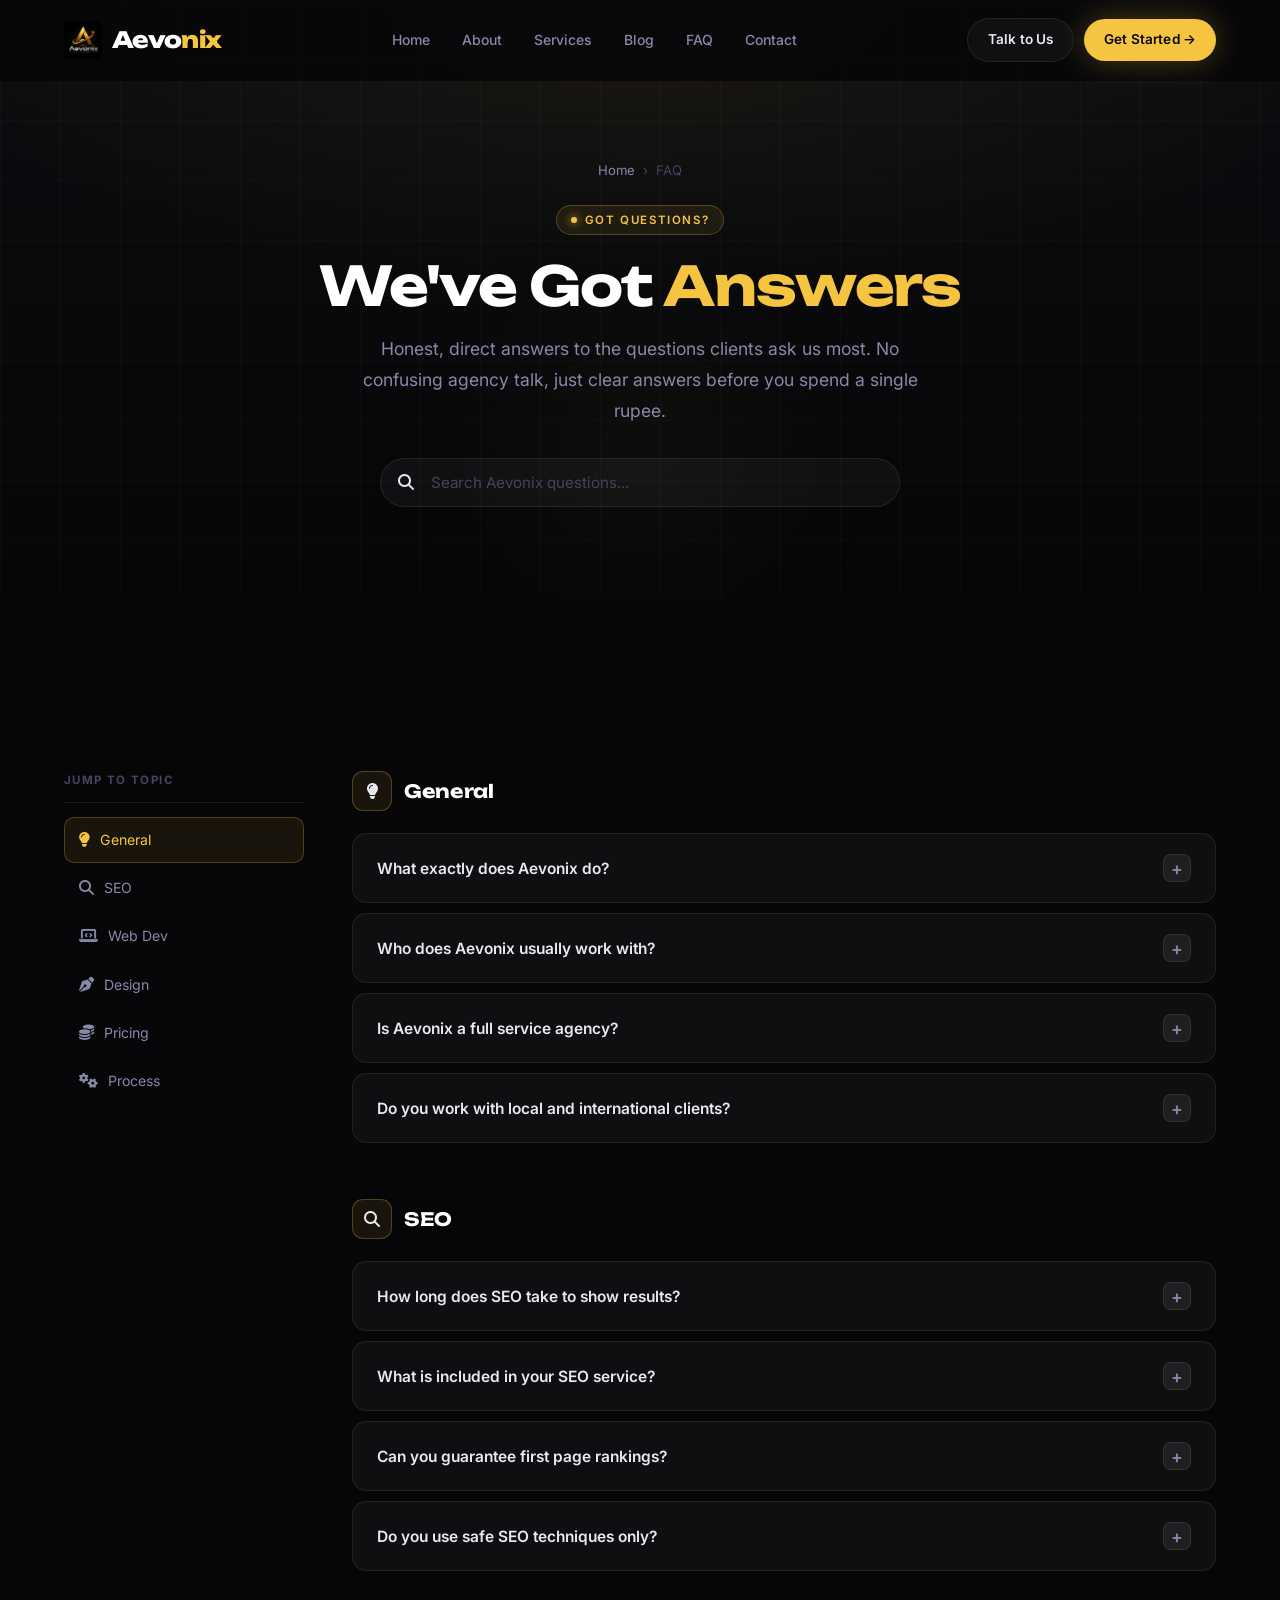
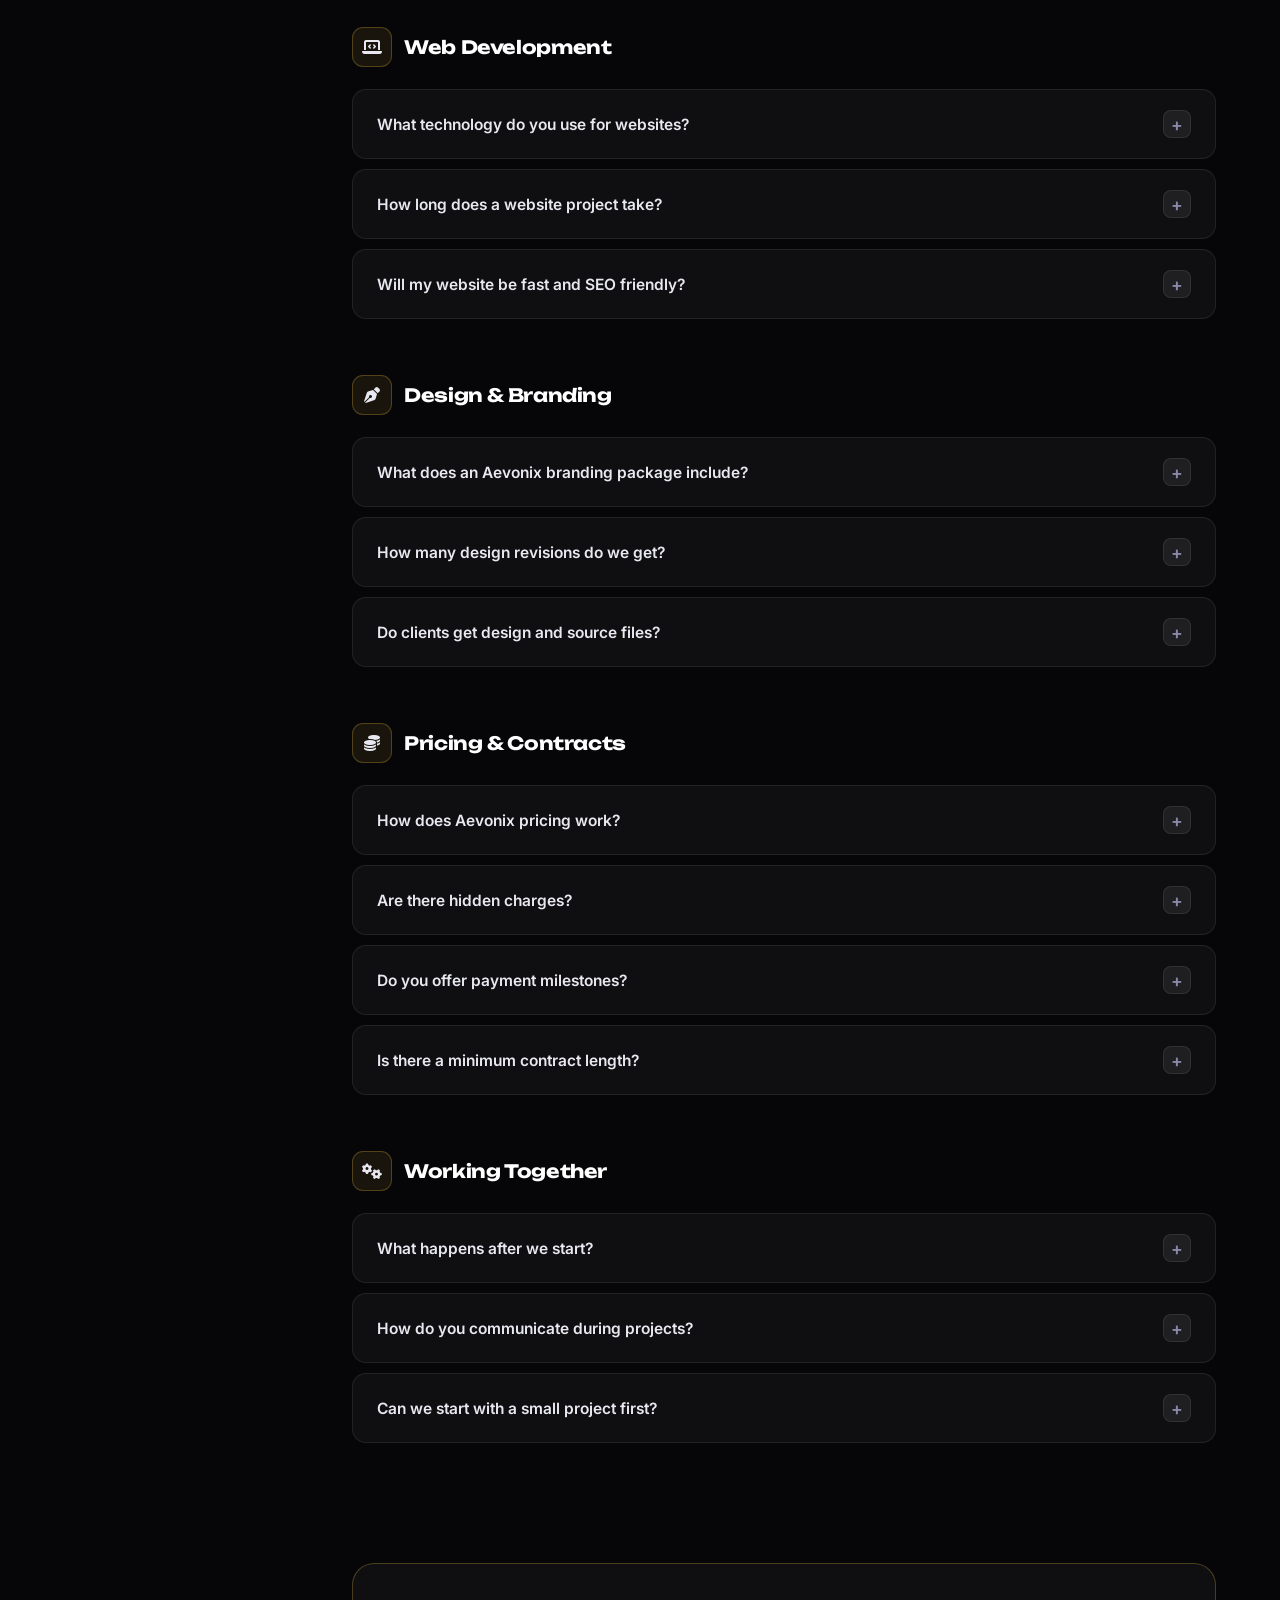
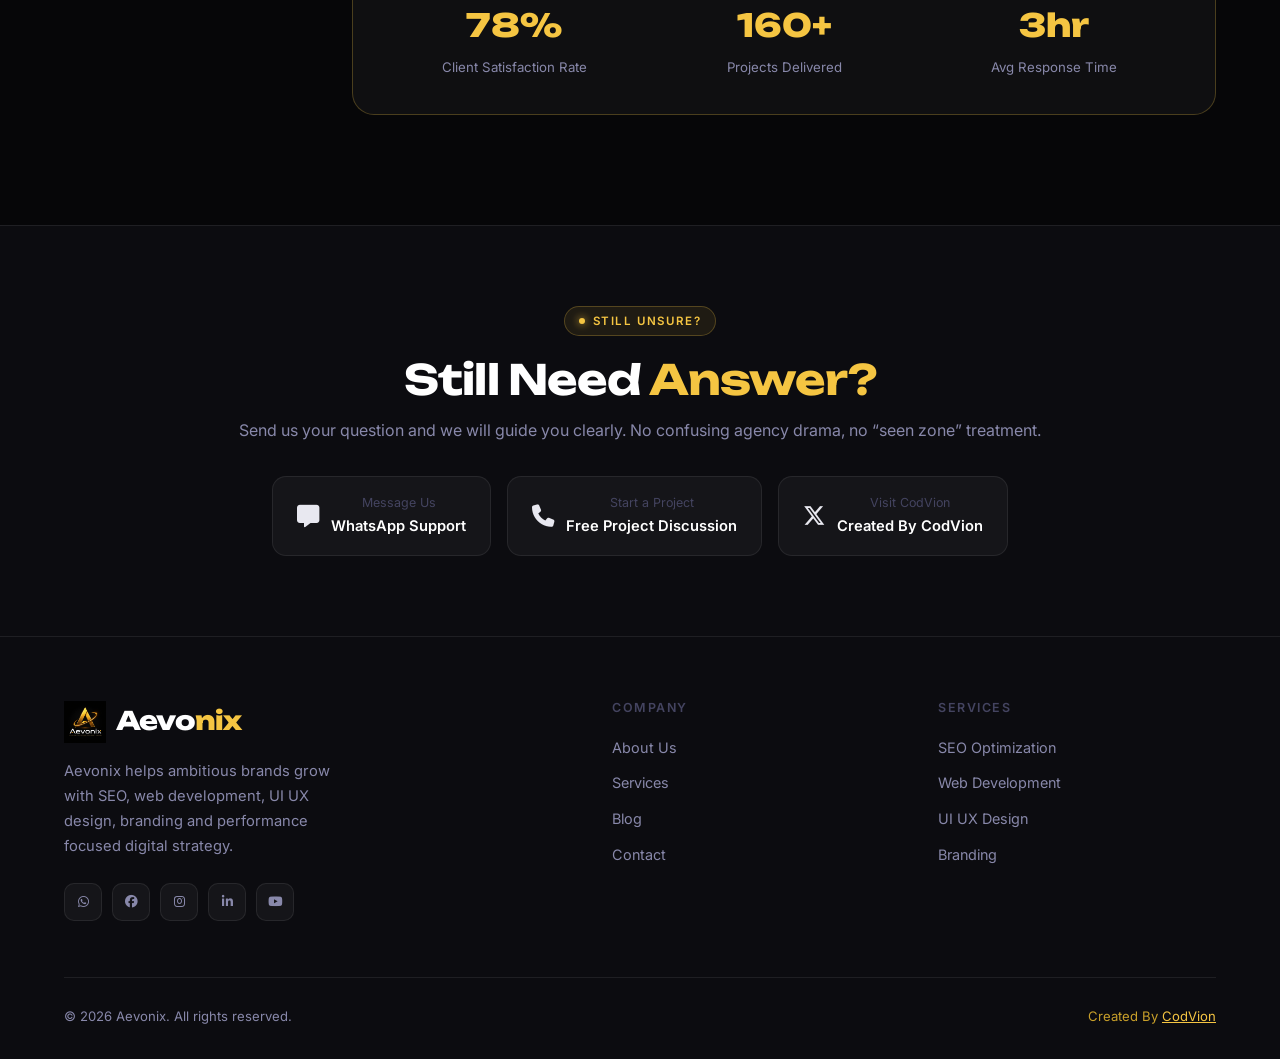
<file: aevonix/faq.html>
<!DOCTYPE html>

<html lang="en">

<head>
  <meta charset="utf-8" />
  <meta content="width=device-width, initial-scale=1.0" name="viewport" />
  <title>FAQ | Aevonix Digital Growth Agency Questions</title>
  <meta
    content="Find clear answers about Aevonix SEO services, website development, UI UX design, branding, pricing, timelines, project process, support and digital growth strategy."
    name="description" />
  <meta
    content="Aevonix FAQ, digital growth agency questions, SEO services FAQ, web development FAQ, branding FAQ, UI UX design FAQ, website pricing FAQ, SEO pricing, digital agency process"
    name="keywords" />
  <meta content="Aevonix" name="author" />
  <meta content="index, follow, max-image-preview:large" name="robots" />
  <link href="https://aevonix.netlify.app/faq" rel="canonical" />
  <link href="assets/images/favicon.webp" rel="icon" type="image/webp" />
  <meta content="website" property="og:type" />
  <meta content="FAQ | Aevonix Digital Growth Agency" property="og:title" />
  <meta
    content="Answers to common questions about Aevonix SEO, web development, branding, UI UX design, pricing, timelines and project process."
    property="og:description" />
  <meta content="https://aevonix.netlify.app/faq" property="og:url" />
  <meta content="Aevonix" property="og:site_name" />
  <meta content="https://aevonix.netlify.app/assets/images/og-image.webp" property="og:image" />
  <meta content="Aevonix digital growth agency brand visual" property="og:image:alt" />
  <meta content="summary_large_image" name="twitter:card" />
  <meta content="Aevonix FAQ | SEO, Web Development and Branding" name="twitter:title" />
  <meta
    content="Get clear answers about Aevonix services, pricing, timelines, SEO process and website development approach."
    name="twitter:description" />
  <meta content="https://aevonix.netlify.app/assets/images/og-image.webp" name="twitter:image" />
  <link href="https://fonts.googleapis.com" rel="preconnect" />
  <link crossorigin="" href="https://fonts.gstatic.com" rel="preconnect" />
  <link
    href="https://fonts.googleapis.com/css2?family=Unbounded:wght@300;400;500;600;700;800;900&amp;family=Inter:wght@300;400;500;600&amp;display=swap"
    rel="stylesheet" />
  <link href="styles.css" rel="stylesheet" />
  <link href="https://cdnjs.cloudflare.com/ajax/libs/font-awesome/6.5.0/css/all.min.css" rel="stylesheet" />
  <script type="application/ld+json">
{
  "@context": "https://schema.org",
  "@graph": [
    {
      "@type": "Organization",
      "@id": "https://aevonix.netlify.app/#organization",
      "name": "Aevonix",
      "url": "https://aevonix.netlify.app/",
      "logo": "https://aevonix.netlify.app/assets/images/logo.webp",
      "description": "Aevonix is a digital growth agency offering SEO, web development, UI UX design, branding and performance optimization.",
      "sameAs": [
        "https://wa.me/923214086800",
        "https://www.facebook.com/profile.php?id=61585100560566",
        "https://www.instagram.com/codvion/",
        "https://www.linkedin.com/in/codvion/",
        "https://www.youtube.com/@codvion_pro"
      ]
    },
    {
      "@type": "WebSite",
      "@id": "https://aevonix.netlify.app/#website",
      "url": "https://aevonix.netlify.app/",
      "name": "Aevonix",
      "publisher": {
        "@id": "https://aevonix.netlify.app/#organization"
      }
    },
    {
      "@type": "FAQPage",
      "@id": "https://aevonix.netlify.app/faq#faq",
      "name": "Aevonix Frequently Asked Questions",
      "url": "https://aevonix.netlify.app/faq",
      "description": "Frequently asked questions about Aevonix SEO, web development, branding, pricing, timelines and project process.",
      "isPartOf": {
        "@id": "https://aevonix.netlify.app/#website"
      },
      "breadcrumb": {
        "@id": "https://aevonix.netlify.app/faq#breadcrumb"
      },
      "mainEntity": [
        {
          "@type": "Question",
          "name": "What exactly does Aevonix do?",
          "acceptedAnswer": {
            "@type": "Answer",
            "text": "Aevonix is a digital growth agency that helps businesses grow online through SEO optimization, website development, UI UX design, brand identity and performance optimization."
          }
        },
        {
          "@type": "Question",
          "name": "Who does Aevonix work with?",
          "acceptedAnswer": {
            "@type": "Answer",
            "text": "Aevonix works with startups, growing businesses and established brands that want stronger search visibility, better websites, clearer branding and measurable online growth."
          }
        },
        {
          "@type": "Question",
          "name": "How long does SEO take to show results?",
          "acceptedAnswer": {
            "@type": "Answer",
            "text": "Most SEO projects start showing early movement within three to four months, with stronger traffic growth usually appearing between month five and month eight depending on competition and website condition."
          }
        },
        {
          "@type": "Question",
          "name": "What is included in your SEO service?",
          "acceptedAnswer": {
            "@type": "Answer",
            "text": "Aevonix SEO service includes technical SEO audits, keyword research, on page optimization, content planning, schema markup, Core Web Vitals improvements, link building guidance and performance reporting."
          }
        },
        {
          "@type": "Question",
          "name": "Do you guarantee first page rankings?",
          "acceptedAnswer": {
            "@type": "Answer",
            "text": "No ethical SEO agency can honestly guarantee first page rankings because search engines use many ranking signals. Aevonix focuses on quality strategy, technical execution and transparent reporting."
          }
        },
        {
          "@type": "Question",
          "name": "What tech stack do you use for websites?",
          "acceptedAnswer": {
            "@type": "Answer",
            "text": "Aevonix builds websites using modern technologies such as HTML, CSS, JavaScript, React, Next.js, WordPress and CMS solutions depending on the client goal, budget and scalability needs."
          }
        },
        {
          "@type": "Question",
          "name": "How long does a website project take?",
          "acceptedAnswer": {
            "@type": "Answer",
            "text": "A focused landing page can take a few weeks, while a complete business website commonly takes five to eight weeks depending on page count, content, design complexity and feedback speed."
          }
        },
        {
          "@type": "Question",
          "name": "What does an Aevonix branding package include?",
          "acceptedAnswer": {
            "@type": "Answer",
            "text": "A branding package can include logo design, color system, typography, brand direction, visual identity elements, social assets and brand guidelines."
          }
        },
        {
          "@type": "Question",
          "name": "How does Aevonix pricing work?",
          "acceptedAnswer": {
            "@type": "Answer",
            "text": "Aevonix uses project based pricing for websites, design and branding, plus monthly retainers for ongoing SEO and growth strategy work."
          }
        },
        {
          "@type": "Question",
          "name": "How do we start a project with Aevonix?",
          "acceptedAnswer": {
            "@type": "Answer",
            "text": "You can start by contacting Aevonix, sharing your goals and booking a discovery call. The team then reviews your needs and prepares a clear project roadmap."
          }
        }
      ]
    },
    {
      "@type": "BreadcrumbList",
      "@id": "https://aevonix.netlify.app/faq#breadcrumb",
      "itemListElement": [
        {
          "@type": "ListItem",
          "position": 1,
          "name": "Home",
          "item": "https://aevonix.netlify.app/"
        },
        {
          "@type": "ListItem",
          "position": 2,
          "name": "FAQ",
          "item": "https://aevonix.netlify.app/faq"
        }
      ]
    }
  ]
}
  </script>
  <style>
    .page-hero {
      padding: 160px 0 90px;
      position: relative;
      overflow: hidden;
      background: linear-gradient(180deg, var(--bg-2) 0%, var(--bg) 100%);
    }

    .page-hero::before {
      content: '';
      position: absolute;
      inset: 0;
      background: radial-gradient(ellipse 60% 50% at 50% 0%, rgba(245, 197, 66, 0.07), transparent);
    }

    .page-hero-grid {
      position: absolute;
      inset: 0;
      background-image: linear-gradient(rgba(255, 255, 255, 0.018) 1px, transparent 1px), linear-gradient(90deg, rgba(255, 255, 255, 0.018) 1px, transparent 1px);
      background-size: 60px 60px;
    }

    .page-hero-inner {
      position: relative;
      z-index: 1;
      text-align: center;
      max-width: 720px;
      margin: 0 auto;
    }

    .page-hero h1 {
      font-size: clamp(2.2rem, 5vw, 3.4rem);
      margin-bottom: 16px;
    }

    .page-hero p {
      font-size: 1.1rem;
      max-width: 560px;
      margin: 0 auto;
    }

    .breadcrumb {
      display: flex;
      align-items: center;
      justify-content: center;
      gap: 8px;
      font-size: 0.82rem;
      color: var(--text-faint);
      margin-bottom: 24px;
    }

    .breadcrumb a {
      color: var(--text-dim);
      transition: color 0.2s;
    }

    .breadcrumb a:hover {
      color: var(--gold);
    }

    .faq-search-wrap {
      max-width: 520px;
      margin: 32px auto 0;
      position: relative;
    }

    .faq-search {
      width: 100%;
      background: var(--surface);
      border: 1px solid var(--border);
      border-radius: 100px;
      padding: 14px 20px 14px 50px;
      font-family: var(--font-body);
      font-size: 0.95rem;
      color: var(--text);
      outline: none;
      transition: all 0.25s;
    }

    .faq-search:focus {
      border-color: var(--border-gold);
      background: var(--surface-2);
      box-shadow: 0 0 0 4px rgba(245, 197, 66, 0.06);
    }

    .faq-search::placeholder {
      color: var(--text-faint);
    }

    .faq-search-icon {
      position: absolute;
      left: 18px;
      top: 50%;
      transform: translateY(-50%);
      font-size: 1rem;
      pointer-events: none;
    }

    .faq-layout {
      display: grid;
      grid-template-columns: 240px 1fr;
      gap: 48px;
      align-items: start;
      margin-top: 64px;
    }

    .faq-nav {
      position: sticky;
      top: 100px;
    }

    .faq-nav-title {
      font-size: 0.72rem;
      font-weight: 700;
      letter-spacing: 0.12em;
      text-transform: uppercase;
      color: var(--text-faint);
      margin-bottom: 14px;
      padding-bottom: 12px;
      border-bottom: 1px solid var(--border);
    }

    .faq-nav-list {
      display: flex;
      flex-direction: column;
      gap: 2px;
    }

    .faq-nav-item {
      display: flex;
      align-items: center;
      gap: 10px;
      padding: 10px 14px;
      border-radius: 10px;
      font-size: 0.88rem;
      color: var(--text-dim);
      cursor: pointer;
      transition: all 0.2s;
      border: 1px solid transparent;
    }

    .faq-nav-item:hover {
      background: var(--surface);
      color: #fff;
    }

    .faq-nav-item.active {
      background: var(--gold-glass);
      border-color: var(--border-gold);
      color: var(--gold);
    }

    .faq-nav-icon {
      font-size: 0.95rem;
    }

    .faq-groups {
      display: flex;
      flex-direction: column;
      gap: 56px;
    }

    .faq-group-label {
      display: flex;
      align-items: center;
      gap: 12px;
      margin-bottom: 22px;
    }

    .faq-group-icon {
      width: 40px;
      height: 40px;
      border-radius: 11px;
      background: var(--gold-glass);
      border: 1px solid var(--border-gold);
      display: flex;
      align-items: center;
      justify-content: center;
      font-size: 1rem;
      flex-shrink: 0;
    }

    .faq-group-title {
      font-size: 1.15rem;
      font-weight: 700;
    }

    .faq-list {
      display: flex;
      flex-direction: column;
      gap: 10px;
    }

    .faq-item {
      background: var(--surface);
      border: 1px solid var(--border);
      border-radius: var(--radius);
      overflow: hidden;
      transition: border-color 0.25s;
    }

    .faq-item.open {
      border-color: var(--border-gold);
    }

    .faq-btn {
      width: 100%;
      display: flex;
      align-items: center;
      justify-content: space-between;
      gap: 16px;
      padding: 20px 24px;
      background: none;
      border: none;
      cursor: pointer;
      font-family: var(--font-body);
      font-size: 0.97rem;
      font-weight: 600;
      color: var(--text);
      text-align: left;
      transition: color 0.2s;
    }

    .faq-btn:hover {
      color: #fff;
    }

    .faq-item.open .faq-btn {
      color: var(--gold);
    }

    .faq-icon {
      width: 28px;
      height: 28px;
      flex-shrink: 0;
      border-radius: 8px;
      background: var(--surface-2);
      border: 1px solid var(--border);
      display: flex;
      align-items: center;
      justify-content: center;
      font-size: 1.1rem;
      color: var(--text-dim);
      transition: all 0.3s var(--ease-spring);
      line-height: 1;
    }

    .faq-item.open .faq-icon {
      background: var(--gold-glass);
      border-color: var(--border-gold);
      color: var(--gold);
      transform: rotate(45deg);
    }

    .faq-body {
      max-height: 0;
      overflow: hidden;
      transition: max-height 0.4s var(--ease-out);
    }

    .faq-body-inner {
      padding: 0 24px 22px;
      border-top: 1px solid var(--border);
    }

    .faq-body-inner p {
      font-size: 0.93rem;
      line-height: 1.78;
      margin: 0;
      padding-top: 18px;
    }

    .faq-body-inner p a {
      color: var(--gold);
      text-decoration: underline;
      text-underline-offset: 3px;
    }

    .faq-body-inner ul {
      margin-top: 12px;
      display: flex;
      flex-direction: column;
      gap: 8px;
      padding-top: 0;
    }

    .faq-body-inner li {
      font-size: 0.9rem;
      color: var(--text-dim);
      display: flex;
      align-items: flex-start;
      gap: 10px;
    }

    .faq-body-inner li::before {
      content: '→';
      color: var(--gold);
      flex-shrink: 0;
    }

    .faq-stats {
      display: grid;
      grid-template-columns: repeat(3, 1fr);
      gap: 20px;
      margin: 64px 0 0;
      padding: 36px;
      background: var(--surface);
      border: 1px solid var(--border-gold);
      border-radius: var(--radius-lg);
    }

    .faq-stat {
      text-align: center;
    }

    .faq-stat-val {
      font-family: var(--font-head);
      font-size: 2rem;
      font-weight: 800;
      color: var(--gold);
      margin-bottom: 5px;
    }

    .faq-stat-lbl {
      font-size: 0.83rem;
      color: var(--text-dim);
    }

    .still-questions {
      background: var(--bg-2);
      border-top: 1px solid var(--border);
      padding: 80px 0;
      text-align: center;
    }

    .still-questions h2 {
      font-size: clamp(1.8rem, 4vw, 2.6rem);
      margin-bottom: 12px;
    }

    .still-questions p {
      margin-bottom: 32px;
    }

    .contact-options {
      display: flex;
      align-items: center;
      justify-content: center;
      gap: 16px;
      flex-wrap: wrap;
      margin-top: 12px;
    }

    .contact-option {
      display: flex;
      align-items: center;
      gap: 12px;
      padding: 16px 24px;
      background: var(--surface);
      border: 1px solid var(--border);
      border-radius: var(--radius);
      transition: all 0.25s;
      text-decoration: none;
      color: inherit;
      min-width: 200px;
    }

    .contact-option:hover {
      border-color: var(--border-gold);
      background: var(--gold-glass);
      transform: translateY(-3px);
    }

    .contact-option-icon {
      font-size: 1.4rem;
    }

    .contact-option-label {
      font-size: 0.78rem;
      color: var(--text-faint);
      margin-bottom: 2px;
    }

    .contact-option-val {
      font-size: 0.92rem;
      font-weight: 600;
      color: #fff;
    }

    @media (max-width: 900px) {
      .faq-layout {
        grid-template-columns: 1fr;
      }

      .faq-nav {
        position: static;
        display: grid;
        grid-template-columns: repeat(2, 1fr);
        gap: 8px;
      }

      .faq-nav-title {
        display: none;
      }

      .faq-stats {
        grid-template-columns: 1fr;
      }
    }

    @media (max-width: 500px) {
      .faq-nav {
        grid-template-columns: 1fr;
      }
    }
  </style>
  <link href="assets/images/favicon.webp" rel="apple-touch-icon" />
  <meta content="#0b0b10" name="theme-color" />
</head>

<body>
  <header>
    <nav aria-label="Main navigation" id="navbar">
      <div class="container">
        <div class="nav-inner">
          <a aria-label="Aevonix Home" class="nav-logo" href="index">
            <img alt="Aevonix digital growth agency logo" class="nav-logo-img" src="assets/images/logo.webp" />
            <span>Aevo<span class="span">nix</span></span>
          </a>
          <ul class="nav-links" role="list">
            <li><a href="index">Home</a></li>
            <li><a href="about">About</a></li>
            <li><a href="services">Services</a></li>
            <li><a href="blog">Blog</a></li>
            <li><a href="faq">FAQ</a></li>
            <li><a href="contact">Contact</a></li>
          </ul>
          <div class="nav-cta">
            <a class="btn btn-ghost btn-sm" href="contact">Talk to Us</a>
            <a class="btn btn-primary btn-sm" href="services">Get Started →</a>
          </div>
          <button aria-controls="navMobile" aria-expanded="false" aria-label="Toggle mobile menu" class="nav-toggle"
            id="navToggle">
            <span></span><span></span><span></span>
          </button>
        </div>
      </div>
      <nav aria-label="Mobile navigation" class="nav-mobile" id="navMobile">
        <a href="index">Home</a>
        <a href="about">About</a>
        <a href="services">Services</a>
        <a href="blog">Blog</a>
        <a href="faq">FAQ</a>
        <a href="contact">Contact</a>
      </nav>
    </nav>
  </header>
  <main>
    <section aria-labelledby="faq-headline" class="page-hero">
      <div aria-hidden="true" class="page-hero-grid"></div>
      <div class="container">
        <div class="page-hero-inner animate-fade-up">
          <nav aria-label="Breadcrumb" class="breadcrumb">
            <a href="index">Home</a><span aria-hidden="true">›</span><span aria-current="page">FAQ</span>
          </nav>
          <span class="section-label">Got Questions?</span>
          <h1 id="faq-headline">We've Got <span class="text-gold">Answers</span></h1>
          <p>Honest, direct answers to the questions clients ask us most. No confusing agency talk, just clear answers
            before you spend a single rupee.</p>
          <div class="faq-search-wrap">
            <span aria-hidden="true" class="faq-search-icon"><i class="fa-solid fa-magnifying-glass"></i></span>
            <input aria-label="Search FAQs" class="faq-search" id="faqSearch" placeholder="Search Aevonix questions..."
              type="search" />
          </div>
        </div>
      </div>
    </section>
    <section aria-label="Frequently asked questions" class="section-pad">
      <div class="container">
        <div class="faq-layout">
          <aside aria-label="FAQ categories" class="faq-nav">
            <div class="faq-nav-title">Jump to Topic</div>
            <nav class="faq-nav-list" role="list">
              <a class="faq-nav-item active" href="#general"><span class="faq-nav-icon"><i
                    class="fa-solid fa-lightbulb"></i></span>General</a>
              <a class="faq-nav-item" href="#seo"><span class="faq-nav-icon"><i
                    class="fa-solid fa-magnifying-glass"></i></span>SEO</a>
              <a class="faq-nav-item" href="#web"><span class="faq-nav-icon"><i
                    class="fa-solid fa-laptop-code"></i></span>Web Dev</a>
              <a class="faq-nav-item" href="#design"><span class="faq-nav-icon"><i
                    class="fa-solid fa-pen-nib"></i></span>Design</a>
              <a class="faq-nav-item" href="#pricing"><span class="faq-nav-icon"><i
                    class="fa-solid fa-coins"></i></span>Pricing</a>
              <a class="faq-nav-item" href="#process"><span class="faq-nav-icon"><i
                    class="fa-solid fa-gears"></i></span>Process</a>
            </nav>
          </aside>
          <div class="faq-groups">
            <div class="faq-group reveal" id="general">
              <div class="faq-group-label">
                <div aria-hidden="true" class="faq-group-icon"><i class="fa-solid fa-lightbulb"></i></div>
                <h2 class="faq-group-title">General</h2>
              </div>
              <div class="faq-list" role="list">
                <div class="faq-item" role="listitem">
                  <button aria-controls="faq-g1" aria-expanded="false" class="faq-btn">
                    What exactly does Aevonix do?
                    <span aria-hidden="true" class="faq-icon">+</span>
                  </button>
                  <div class="faq-body" id="faq-g1" role="region">
                    <div class="faq-body-inner">
                      <p>Aevonix is a premium digital growth agency. We help businesses grow online through five core
                        services: SEO optimization, web development, UI/UX design, brand identity, and performance
                        optimization. Think of us as your complete digital growth partner, we build digital systems that
                        attract visitors, earn trust, and turn attention into real business growth.</p>
                    </div>
                  </div>
                </div>
                <div class="faq-item" role="listitem">
                  <button aria-controls="faq-g2" aria-expanded="false" class="faq-btn">
                    Who does Aevonix usually work with?
                    <span aria-hidden="true" class="faq-icon">+</span>
                  </button>
                  <div class="faq-body" id="faq-g2" role="region">
                    <div class="faq-body-inner">
                      <p>Our clients range from ambitious startups looking to build their digital foundation, to
                        established brands with high revenue revenue who want to dominate their market. We work across
                        industries, SaaS, e-commerce, professional services, healthcare, real estate, and more. The
                        common thread is ambition: our clients are serious about growth and willing to invest in
                        quality.</p>
                    </div>
                  </div>
                </div>
                <div class="faq-item" role="listitem">
                  <button aria-controls="faq-g3" aria-expanded="false" class="faq-btn">
                    Is Aevonix a full service agency?
                    <span aria-hidden="true" class="faq-icon">+</span>
                  </button>
                  <div class="faq-body" id="faq-g3" role="region">
                    <div class="faq-body-inner">
                      <p>Both. Every service we offer, SEO, web development, design, branding, has a dedicated
                        specialist team with deep expertise. We're not generalists pretending to do everything. At the
                        same time, our integrated approach means these specialties work together, which is why clients
                        who use multiple services see compounding results.</p>
                    </div>
                  </div>
                </div>
                <div class="faq-item" role="listitem">
                  <button aria-controls="faq-g4" aria-expanded="false" class="faq-btn">
                    Do you work with local and international clients?
                    <span aria-hidden="true" class="faq-icon">+</span>
                  </button>
                  <div class="faq-body" id="faq-g4" role="region">
                    <div class="faq-body-inner">
                      <p>Absolutely. We serve clients across 18+ countries. Our team is remote-first, so geography is
                        never a barrier. We manage projects asynchronously with structured check-ins, and we're
                        experienced with multi-language SEO, international web architecture, and cross-market brand
                        strategy.</p>
                    </div>
                  </div>
                </div>
              </div>
            </div>
            <div class="faq-group reveal" id="seo">
              <div class="faq-group-label">
                <div aria-hidden="true" class="faq-group-icon"><i class="fa-solid fa-magnifying-glass"></i></div>
                <h2 class="faq-group-title">SEO</h2>
              </div>
              <div class="faq-list" role="list">
                <div class="faq-item" role="listitem">
                  <button aria-controls="faq-s1" aria-expanded="false" class="faq-btn">
                    How long does SEO take to show results?
                    <span aria-hidden="true" class="faq-icon">+</span>
                  </button>
                  <div class="faq-body" id="faq-s1" role="region">
                    <div class="faq-body-inner">
                      <p>SEO is a long-term compounding strategy, not a quick fix. Here's what a realistic timeline
                        looks like for most clients:</p>
                      <ul>
                        <li><strong>Month 1 to 2:</strong> Technical audit, fixes, on-page optimization foundation</li>
                        <li><strong>Month 3 to 4:</strong> First ranking movements on target keywords</li>
                        <li><strong>Month 5 to 8:</strong> Significant traffic growth, first page rankings emerging</li>
                        <li><strong>Month 9 to 12:</strong> Compounding returns, substantial organic revenue
                          contribution</li>
                      </ul>
                      <p style="margin-top:14px">We set honest expectations upfront. Anyone promising instant ranking
                        magic is selling fairy dust in a blazer.</p>
                    </div>
                  </div>
                </div>
                <div class="faq-item" role="listitem">
                  <button aria-controls="faq-s2" aria-expanded="false" class="faq-btn">
                    What is included in your SEO service?
                    <span aria-hidden="true" class="faq-icon">+</span>
                  </button>
                  <div class="faq-body" id="faq-s2" role="region">
                    <div class="faq-body-inner">
                      <p>Our SEO service is comprehensive, not cookie-cutter. It includes technical SEO audit and
                        remediation, keyword research and strategy, on-page optimization, content planning, schema
                        markup, Core Web Vitals optimization, link building, and monthly performance reporting. The
                        depth varies by plan tier, <a href="services">see our services page</a> for a full
                        breakdown.</p>
                    </div>
                  </div>
                </div>
                <div class="faq-item" role="listitem">
                  <button aria-controls="faq-s3" aria-expanded="false" class="faq-btn">
                    Can you guarantee first page rankings?
                    <span aria-hidden="true" class="faq-icon">+</span>
                  </button>
                  <div class="faq-body" id="faq-s3" role="region">
                    <div class="faq-body-inner">
                      <p>No, and we'd be lying if we did. Google's algorithm considers hundreds of factors and no agency
                        can control them all. What we can guarantee is the quality and consistency of our work: thorough
                        audits, proven strategies, and transparent reporting. Our track record speaks for itself, 90%+
                        of clients see meaningful ranking improvements within 6 months when they stick to the strategy.
                      </p>
                    </div>
                  </div>
                </div>
                <div class="faq-item" role="listitem">
                  <button aria-controls="faq-s4" aria-expanded="false" class="faq-btn">
                    Do you use safe SEO techniques only?
                    <span aria-hidden="true" class="faq-icon">+</span>
                  </button>
                  <div class="faq-body" id="faq-s4" role="region">
                    <div class="faq-body-inner">
                      <p>100% white-hat, always. We don't use black-hat tactics, PBNs, keyword stuffing, or any
                        technique that puts your site at risk of a Google penalty. Every strategy we implement is built
                        for long-term sustainability. Your domain reputation is an asset, we treat it like one.</p>
                    </div>
                  </div>
                </div>
              </div>
            </div>
            <div class="faq-group reveal" id="web">
              <div class="faq-group-label">
                <div aria-hidden="true" class="faq-group-icon"><i class="fa-solid fa-laptop-code"></i></div>
                <h2 class="faq-group-title">Web Development</h2>
              </div>
              <div class="faq-list" role="list">
                <div class="faq-item" role="listitem">
                  <button aria-controls="faq-w1" aria-expanded="false" class="faq-btn">
                    What technology do you use for websites?
                    <span aria-hidden="true" class="faq-icon">+</span>
                  </button>
                  <div class="faq-body" id="faq-w1" role="region">
                    <div class="faq-body-inner">
                      <p>Our primary stack is Next.js + TypeScript + Tailwind CSS, with a headless CMS (Sanity,
                        Contentful, or Prismic) for content management. We also build in React, and can work with
                        WordPress for clients who need it. We choose the stack based on what best serves your
                        performance, SEO, and scalability goals, not what's easiest for us.</p>
                    </div>
                  </div>
                </div>
                <div class="faq-item" role="listitem">
                  <button aria-controls="faq-w2" aria-expanded="false" class="faq-btn">
                    How long does a website project take?
                    <span aria-hidden="true" class="faq-icon">+</span>
                  </button>
                  <div class="faq-body" id="faq-w2" role="region">
                    <div class="faq-body-inner">
                      <p>It depends on scope. A marketing website or landing page typically takes three to five weeks. A
                        full website with multiple sections and CMS integration is five to eight weeks. Complex web
                        applications are scoped individually. We always provide a detailed timeline at the start of the
                        project, and we hit our deadlines.</p>
                    </div>
                  </div>
                </div>
                <div class="faq-item" role="listitem">
                  <button aria-controls="faq-w3" aria-expanded="false" class="faq-btn">
                    Will my website be fast and SEO friendly?
                    <span aria-hidden="true" class="faq-icon">+</span>
                  </button>
                  <div class="faq-body" id="faq-w3" role="region">
                    <div class="faq-body-inner">
                      <p>That's the baseline expectation, not a bonus. Every site we ship targets 90 plus across all
                        Lighthouse categories. We achieve this through proper image optimization, code splitting,
                        minimal JS, font preloading, and careful performance auditing before launch. We deliver the
                        Lighthouse report as part of every project handoff.</p>
                    </div>
                  </div>
                </div>
              </div>
            </div>
            <div class="faq-group reveal" id="design">
              <div class="faq-group-label">
                <div aria-hidden="true" class="faq-group-icon"><i class="fa-solid fa-pen-nib"></i></div>
                <h2 class="faq-group-title">Design &amp; Branding</h2>
              </div>
              <div class="faq-list" role="list">
                <div class="faq-item" role="listitem">
                  <button aria-controls="faq-d1" aria-expanded="false" class="faq-btn">
                    What does an Aevonix branding package include?
                    <span aria-hidden="true" class="faq-icon">+</span>
                  </button>
                  <div class="faq-body" id="faq-d1" role="region">
                    <div class="faq-body-inner">
                      <p>Our standard branding package includes: brand strategy document, primary + secondary logo
                        suite, color system with hex/RGB/CMYK values, typography selection and rules, iconography
                        guidelines, brand voice and tone guide, and a 40+ page brand guidelines document. We deliver
                        everything in both print and digital formats.</p>
                    </div>
                  </div>
                </div>
                <div class="faq-item" role="listitem">
                  <button aria-controls="faq-d2" aria-expanded="false" class="faq-btn">
                    How many design revisions do we get?
                    <span aria-hidden="true" class="faq-icon">+</span>
                  </button>
                  <div class="faq-body" id="faq-d2" role="region">
                    <div class="faq-body-inner">
                      <p>All design and branding projects include 3 rounds of revisions. In practice, most clients are
                        happy before we hit round 3 because we start every project with a thorough discovery session and
                        mood board approval, so we're aligned before a single pixel is designed. Additional revision
                        rounds beyond 3 are available at a small hourly rate.</p>
                    </div>
                  </div>
                </div>
                <div class="faq-item" role="listitem">
                  <button aria-controls="faq-d3" aria-expanded="false" class="faq-btn">
                    Do clients get design and source files?
                    <span aria-hidden="true" class="faq-icon">+</span>
                  </button>
                  <div class="faq-body" id="faq-d3" role="region">
                    <div class="faq-body-inner">
                      <p>Yes, always. You receive full ownership of all source files, Figma for UI/UX and branding
                        design work, and source code repositories for development projects. We don't hold your assets
                        hostage. Everything we create for you belongs to you, completely.</p>
                    </div>
                  </div>
                </div>
              </div>
            </div>
            <div class="faq-group reveal" id="pricing">
              <div class="faq-group-label">
                <div aria-hidden="true" class="faq-group-icon"><i class="fa-solid fa-coins"></i></div>
                <h2 class="faq-group-title">Pricing &amp; Contracts</h2>
              </div>
              <div class="faq-list" role="list">
                <div class="faq-item" role="listitem">
                  <button aria-controls="faq-p1" aria-expanded="false" class="faq-btn">
                    How does Aevonix pricing work?
                    <span aria-hidden="true" class="faq-icon">+</span>
                  </button>
                  <div class="faq-body" id="faq-p1" role="region">
                    <div class="faq-body-inner">
                      <p>We use two pricing models: monthly retainers for ongoing services like SEO and growth strategy
                        , and fixed-price project quotes for web development, design, and branding. We never do hourly
                        billing, it creates misaligned incentives. You always know exactly what you'll pay before we
                        start.</p>
                    </div>
                  </div>
                </div>
                <div class="faq-item" role="listitem">
                  <button aria-controls="faq-p2" aria-expanded="false" class="faq-btn">
                    Are there hidden charges?
                    <span aria-hidden="true" class="faq-icon">+</span>
                  </button>
                  <div class="faq-body" id="faq-p2" role="region">
                    <div class="faq-body-inner">
                      <p>None. Zero. The price in your proposal is the price you pay. The only additions would be if you
                        request scope changes mid-project (which we handle through a clear change order process) or
                        third-party tools/services you choose to add. We spell everything out upfront so there are never
                        any surprises on your invoice.</p>
                    </div>
                  </div>
                </div>
                <div class="faq-item" role="listitem">
                  <button aria-controls="faq-p3" aria-expanded="false" class="faq-btn">
                    Do you offer payment milestones?
                    <span aria-hidden="true" class="faq-icon">+</span>
                  </button>
                  <div class="faq-body" id="faq-p3" role="region">
                    <div class="faq-body-inner">
                      <p>For project-based work, we typically split payments: 50% upfront and 50% on delivery. For
                        larger projects we can arrange milestone-based payments. Monthly retainers are billed at the
                        start of each month. We accept bank transfer, bank transfer and major payment platforms.</p>
                    </div>
                  </div>
                </div>
                <div class="faq-item" role="listitem">
                  <button aria-controls="faq-p4" aria-expanded="false" class="faq-btn">
                    Is there a minimum contract length?
                    <span aria-hidden="true" class="faq-icon">+</span>
                  </button>
                  <div class="faq-body" id="faq-p4" role="region">
                    <div class="faq-body-inner">
                      <p>For SEO retainers, we recommend a minimum 3-month engagement to see meaningful results, but we
                        don't lock you into long contracts. After the initial 3 months, you can cancel anytime with 30
                        days' notice. Project-based work has no ongoing commitment. We earn your continued business
                        through results, not contract clauses.</p>
                    </div>
                  </div>
                </div>
              </div>
            </div>
            <div class="faq-group reveal" id="process">
              <div class="faq-group-label">
                <div aria-hidden="true" class="faq-group-icon"><i class="fa-solid fa-gears"></i></div>
                <h2 class="faq-group-title">Working Together</h2>
              </div>
              <div class="faq-list" role="list">
                <div class="faq-item" role="listitem">
                  <button aria-controls="faq-pr1" aria-expanded="false" class="faq-btn">
                    What happens after we start?
                    <span aria-hidden="true" class="faq-icon">+</span>
                  </button>
                  <div class="faq-body" id="faq-pr1" role="region">
                    <div class="faq-body-inner">
                      <p>Once you sign on, we kick off with a 60-minute discovery call to align on goals, timelines, and
                        communication preferences. Then we run our audit/discovery phase (one to two weeks), present our
                        strategy for your approval, and begin execution. You'll have a dedicated Notion workspace with
                        your roadmap, assets, and progress tracking from day one.</p>
                    </div>
                  </div>
                </div>
                <div class="faq-item" role="listitem">
                  <button aria-controls="faq-pr2" aria-expanded="false" class="faq-btn">
                    How do you communicate during projects?
                    <span aria-hidden="true" class="faq-icon">+</span>
                  </button>
                  <div class="faq-body" id="faq-pr2" role="region">
                    <div class="faq-body-inner">
                      <p>We use Slack for day-to-day communication, Notion for project management and documentation, and
                        scheduled video calls (bi-weekly or monthly, depending on your plan) for strategic reviews.
                        You'll have direct access to your account manager, not a junior who escalates everything.
                        Response time for messages: within 4 hours during business days.</p>
                    </div>
                  </div>
                </div>
                <div class="faq-item" role="listitem">
                  <button aria-controls="faq-pr3" aria-expanded="false" class="faq-btn">
                    Can we start with a small project first?
                    <span aria-hidden="true" class="faq-icon">+</span>
                  </button>
                  <div class="faq-body" id="faq-pr3" role="region">
                    <div class="faq-body-inner">
                      <p>Absolutely, we encourage it. Many long-term clients started with a one-off SEO audit, a single
                        landing page, or a logo redesign. It's the best way to experience how we work before committing
                        to a larger engagement. <a href="contact">Reach out</a> and let us know you're looking to
                        start small, we'll find the right entry point.</p>
                    </div>
                  </div>
                </div>
              </div>
            </div>
            <div aria-label="Client satisfaction statistics" class="faq-stats reveal" role="region">
              <div class="faq-stat">
                <div class="faq-stat-val" data-suffix="%" data-target="98">0</div>
                <div class="faq-stat-lbl">Client Satisfaction Rate</div>
              </div>
              <div class="faq-stat">
                <div class="faq-stat-val" data-suffix="+" data-target="200">0</div>
                <div class="faq-stat-lbl">Projects Delivered</div>
              </div>
              <div class="faq-stat">
                <div class="faq-stat-val" data-suffix="hr" data-target="4">0</div>
                <div class="faq-stat-lbl">Avg Response Time</div>
              </div>
            </div>
          </div>
        </div>
      </div>
    </section>
    <section aria-labelledby="still-q-heading" class="still-questions">
      <div aria-hidden="true" class="glow-blob"
        style="width:400px;height:300px;top:50%;left:50%;transform:translate(-50%,-50%);background:radial-gradient(circle,rgba(245,197,66,0.07),transparent 65%)">
      </div>
      <div class="container reveal" style="position:relative;z-index:1">
        <span class="section-label" style="justify-content:center">Still Unsure?</span>
        <h2 id="still-q-heading">Still Need <span class="text-gold">Answer?</span></h2>
        <p>Send us your question and we will guide you clearly. No confusing agency drama, no “seen zone” treatment.</p>
        <div class="contact-options">
          <a aria-label="Message Aevonix on WhatsApp" class="contact-option" href="https://wa.me/923214086800"
            rel="noopener noreferrer" target="_blank">
            <span aria-hidden="true" class="contact-option-icon"><i class="fa-solid fa-message"></i></span>
            <div>
              <div class="contact-option-label">Message Us</div>
              <div class="contact-option-val">WhatsApp Support</div>
            </div>
          </a>
          <a aria-label="Book a call" class="contact-option" href="contact">
            <span aria-hidden="true" class="contact-option-icon"><i class="fa-solid fa-phone"></i></span>
            <div>
              <div class="contact-option-label">Start a Project</div>
              <div class="contact-option-val">Free Project Discussion</div>
            </div>
          </a>
          <a aria-label="Visit CodVion" class="contact-option" href="https://codvion.site" rel="noopener noreferrer"
            target="_blank">
            <span aria-hidden="true" class="contact-option-icon"><i class="fa-brands fa-x-twitter"></i></span>
            <div>
              <div class="contact-option-label">Visit CodVion</div>
              <div class="contact-option-val">Created By CodVion</div>
            </div>
          </a>
        </div>
      </div>
    </section>
  </main>
  <footer>
    <div class="container">
      <div class="footer-grid">
        <div class="footer-brand">
          <a aria-label="Aevonix Home" class="nav-logo footer-logo" href="index">
            <img alt="Aevonix digital growth agency logo" class="nav-logo-img" src="assets/images/logo.webp" />
            <span>Aevo<span class="span">nix</span></span>
          </a>
          <p>Aevonix helps ambitious brands grow with SEO, web development, UI UX design, branding and performance
            focused digital strategy.</p>
          <div aria-label="Social media links" class="footer-socials">
            <a aria-label="Aevonix WhatsApp" class="social-link" href="https://wa.me/923214086800"
              rel="noopener noreferrer" target="_blank"><i class="fa-brands fa-whatsapp"></i></a>
            <a aria-label="Aevonix Facebook" class="social-link"
              href="https://www.facebook.com/profile.php?id=61585100560566" rel="noopener noreferrer" target="_blank"><i
                class="fa-brands fa-facebook"></i></a>
            <a aria-label="Aevonix Instagram" class="social-link" href="https://www.instagram.com/codvion/"
              rel="noopener noreferrer" target="_blank"><i class="fa-brands fa-instagram"></i></a>
            <a aria-label="Aevonix LinkedIn" class="social-link" href="https://www.linkedin.com/in/codvion/"
              rel="noopener noreferrer" target="_blank"><i class="fa-brands fa-linkedin-in"></i></a>
            <a aria-label="Aevonix YouTube" class="social-link" href="https://www.youtube.com/@codvion_pro"
              rel="noopener noreferrer" target="_blank"><i class="fa-brands fa-youtube"></i></a>
          </div>
        </div>
        <nav aria-label="Company links" class="footer-col">
          <h4>Company</h4>
          <ul>
            <li><a href="about">About Us</a></li>
            <li><a href="services">Services</a></li>
            <li><a href="blog">Blog</a></li>
            <li><a href="contact">Contact</a></li>
          </ul>
        </nav>
        <nav aria-label="Service links" class="footer-col">
          <h4>Services</h4>
          <ul>
            <li><a href="services">SEO Optimization</a></li>
            <li><a href="services">Web Development</a></li>
            <li><a href="services">UI UX Design</a></li>
            <li><a href="services">Branding</a></li>
          </ul>
        </nav>
      </div>
      <div class="footer-bottom">
        <span>© 2026 Aevonix. All rights reserved.</span>
        <span>Created By <a href="https://codvion.site" rel="noopener noreferrer" target="_blank">CodVion</a></span>
      </div>
    </div>
  </footer>
  <script defer="" src="main.js"></script>

</body>

</html>
</file>
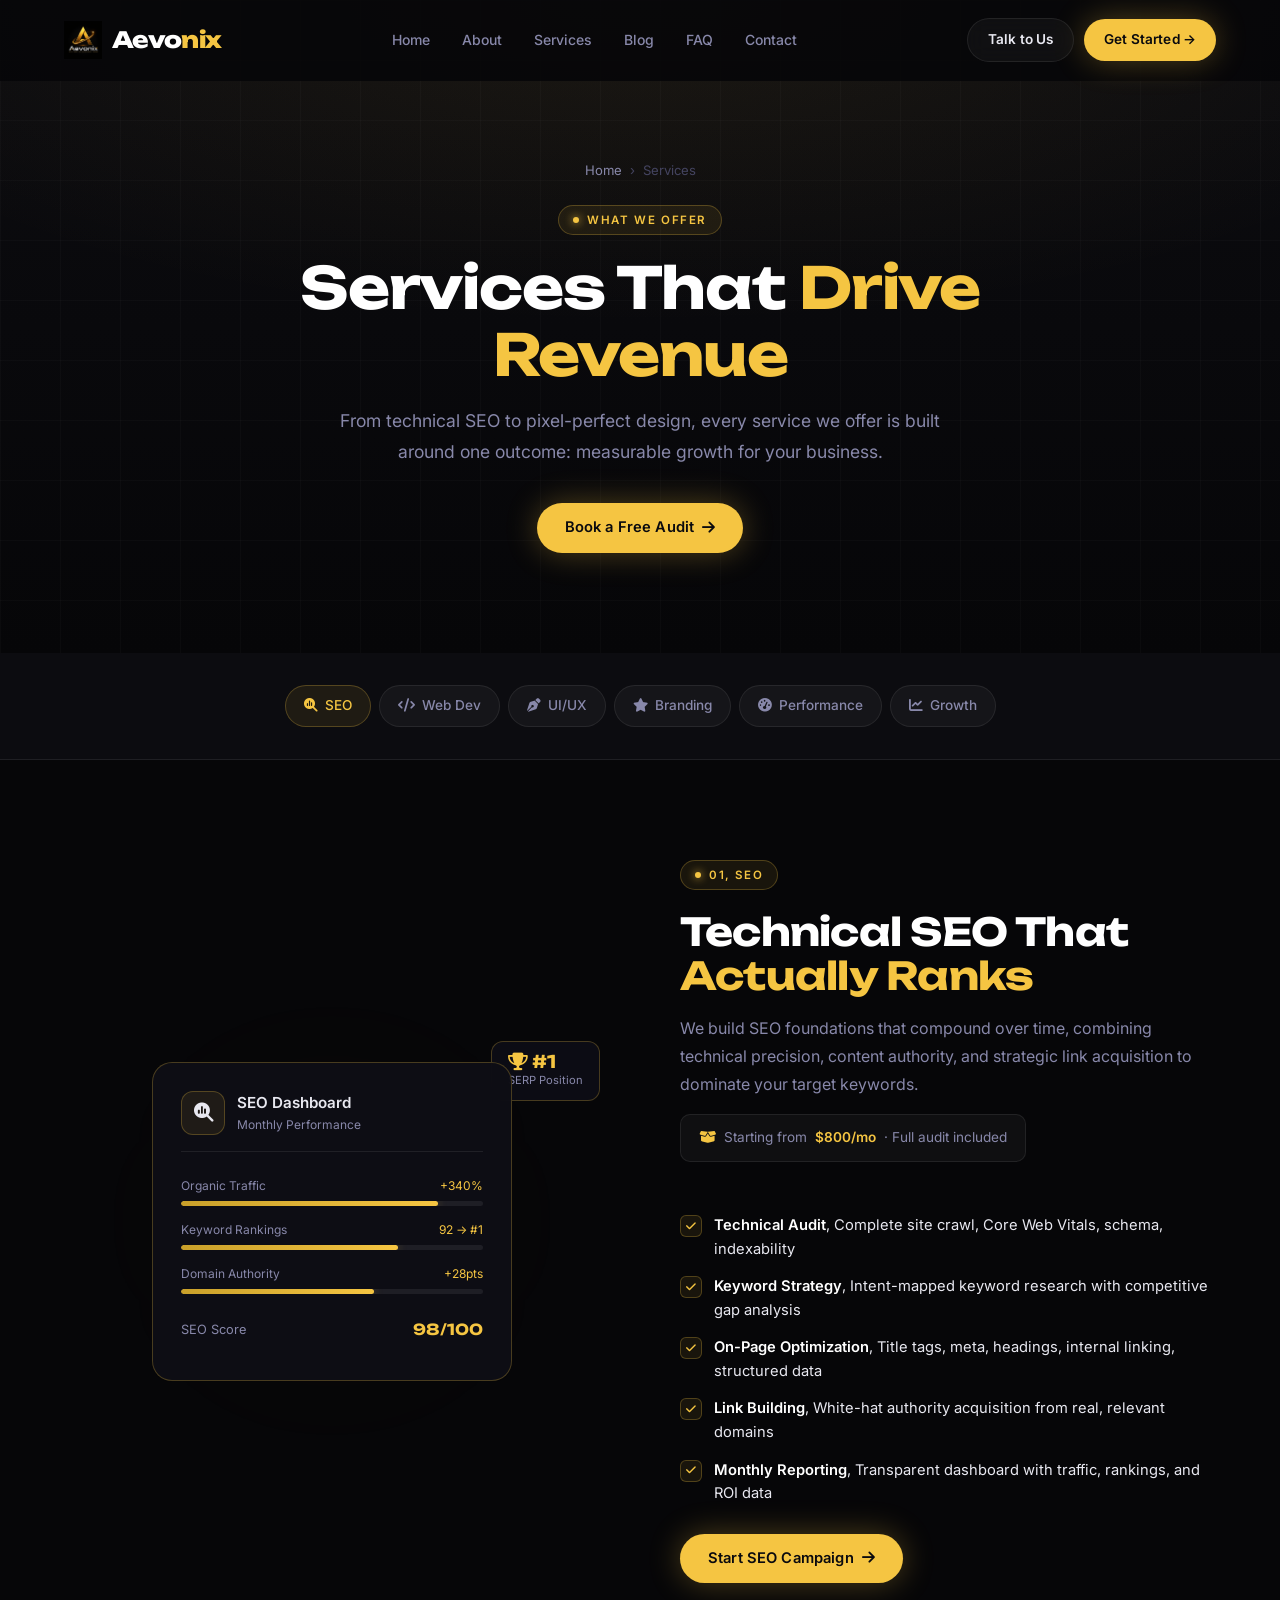
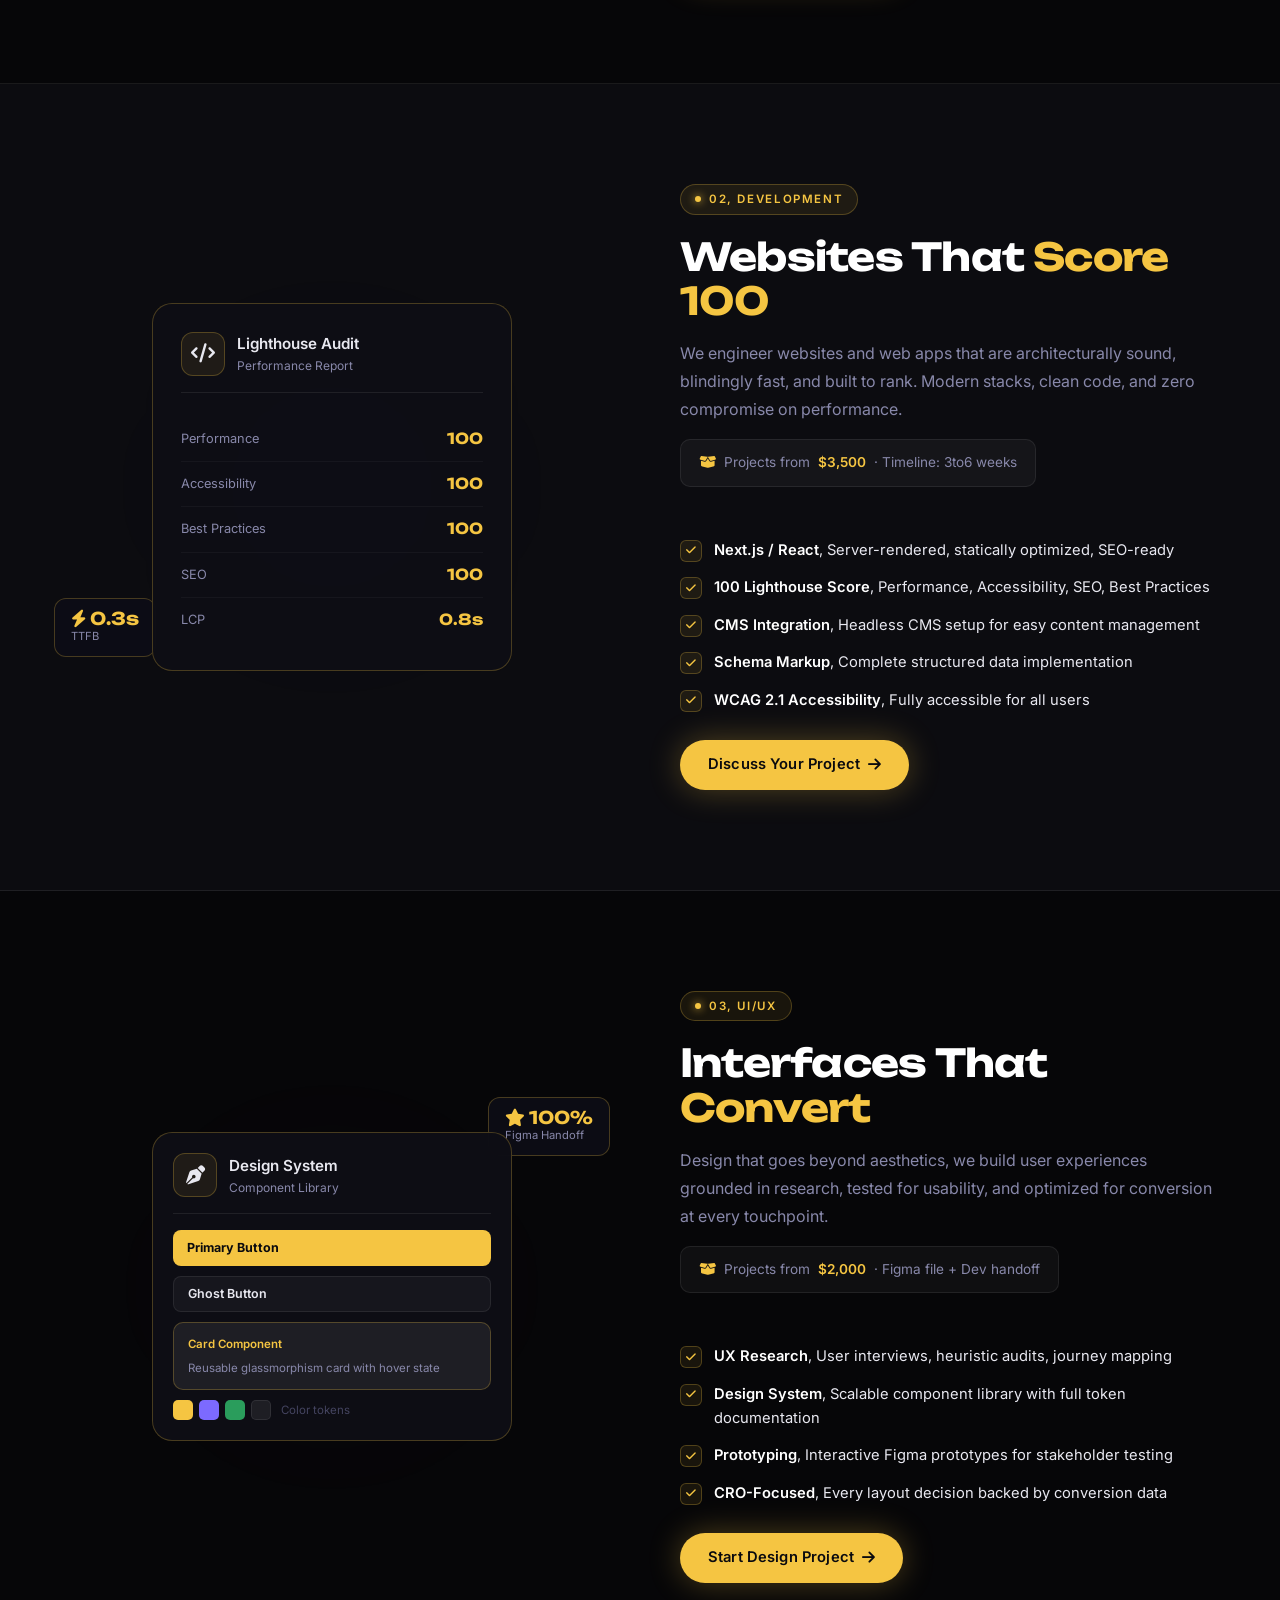
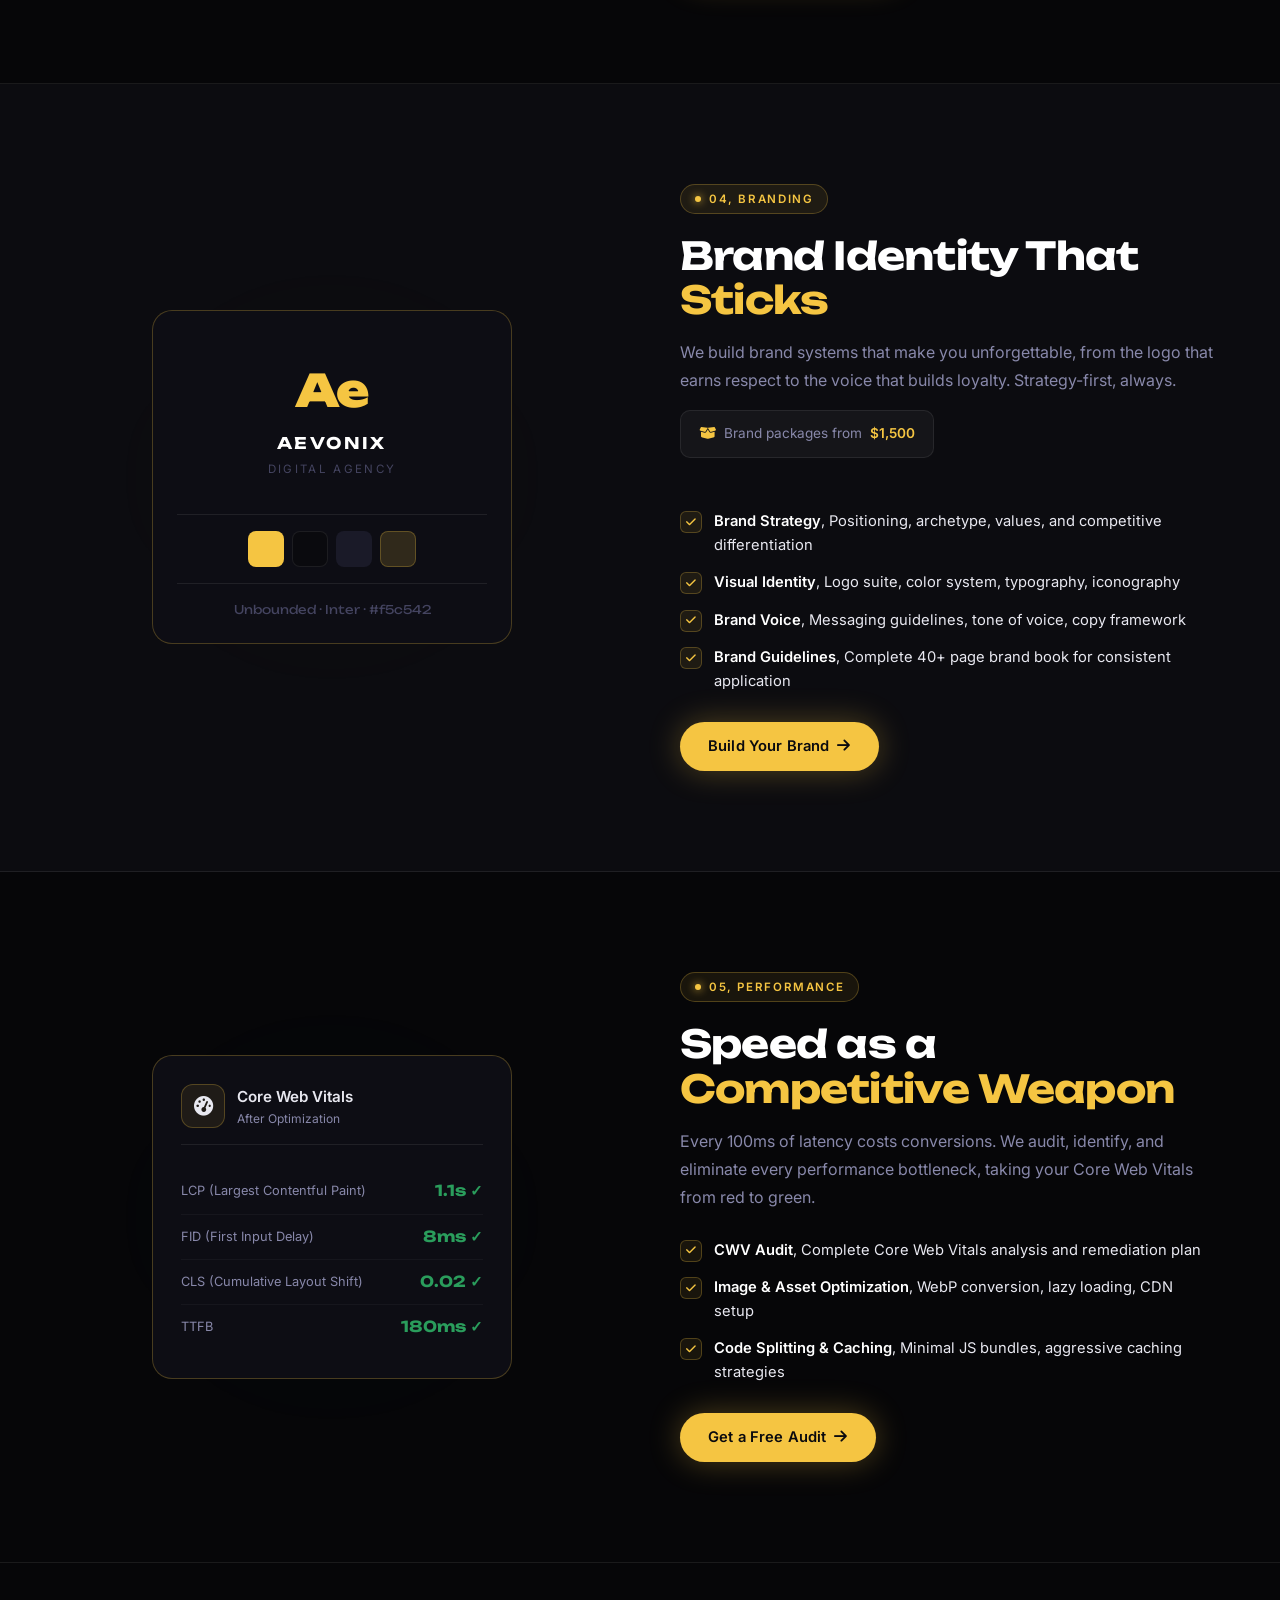
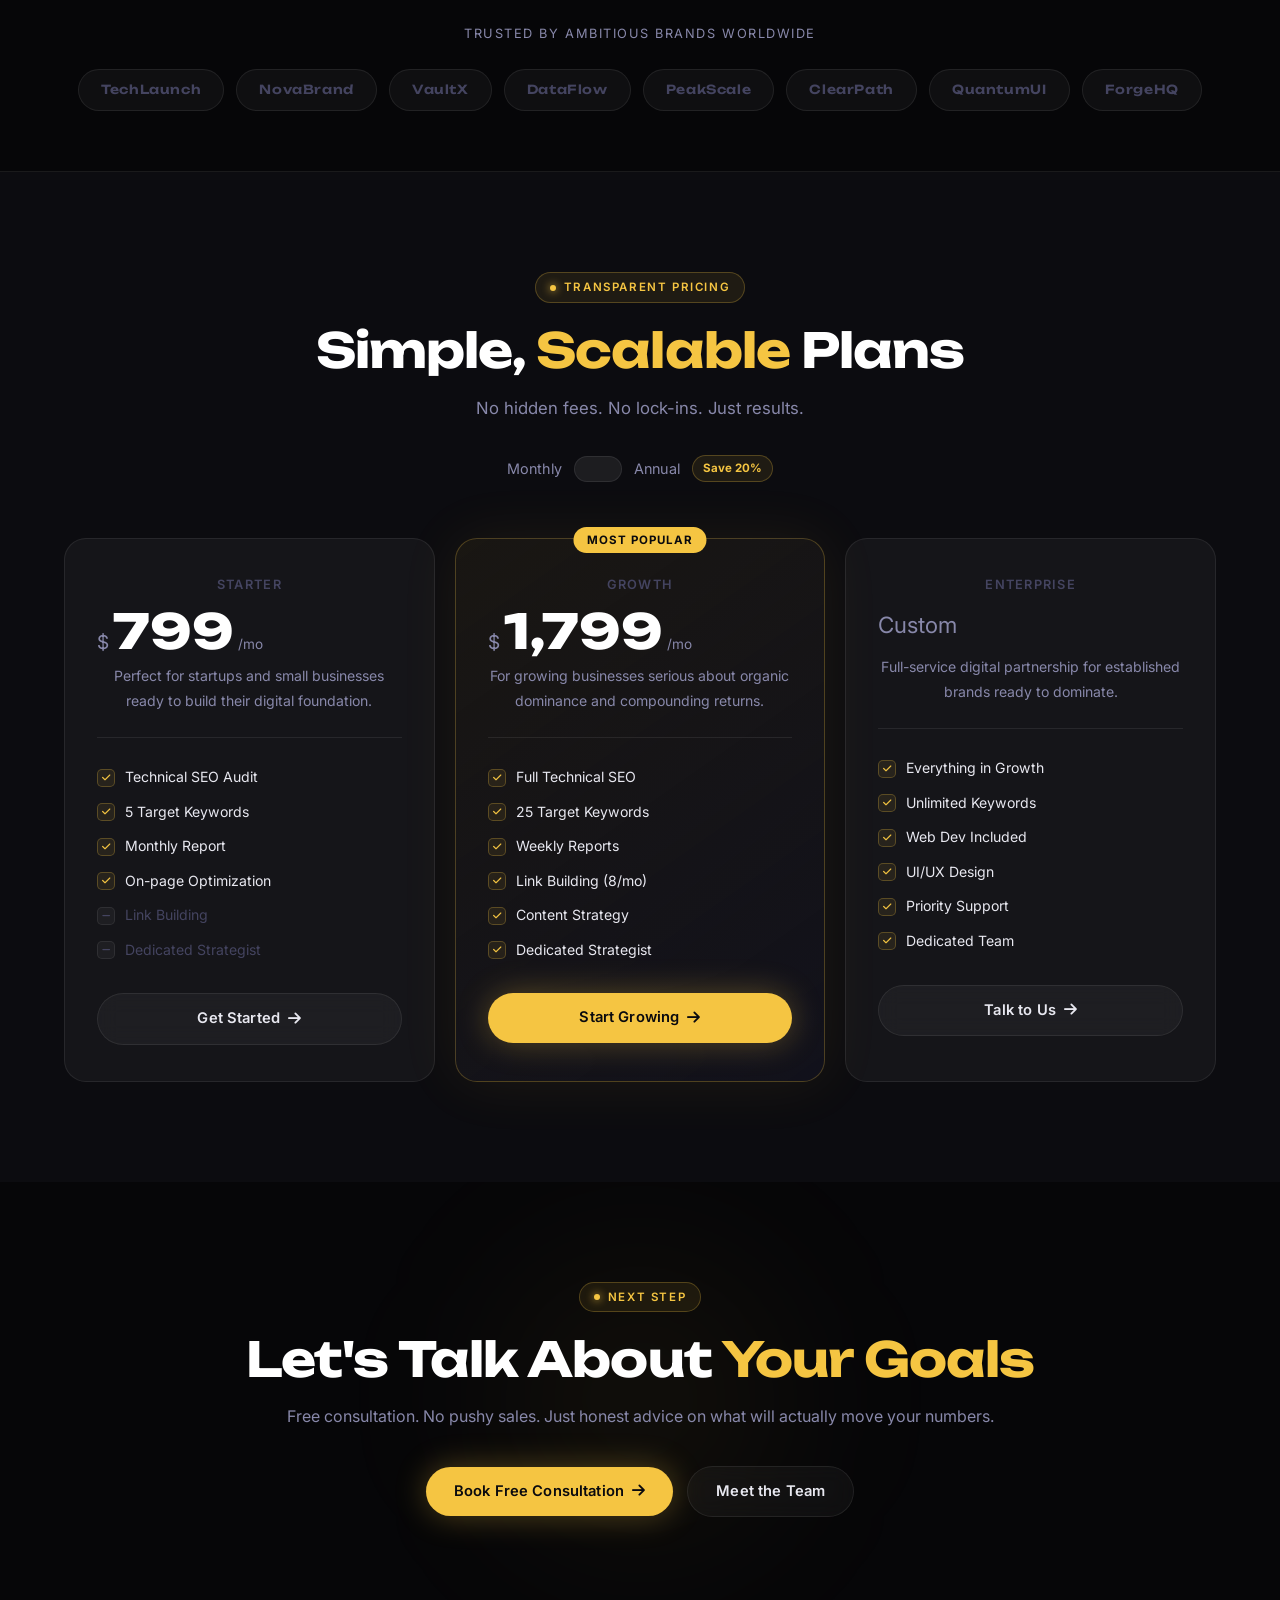
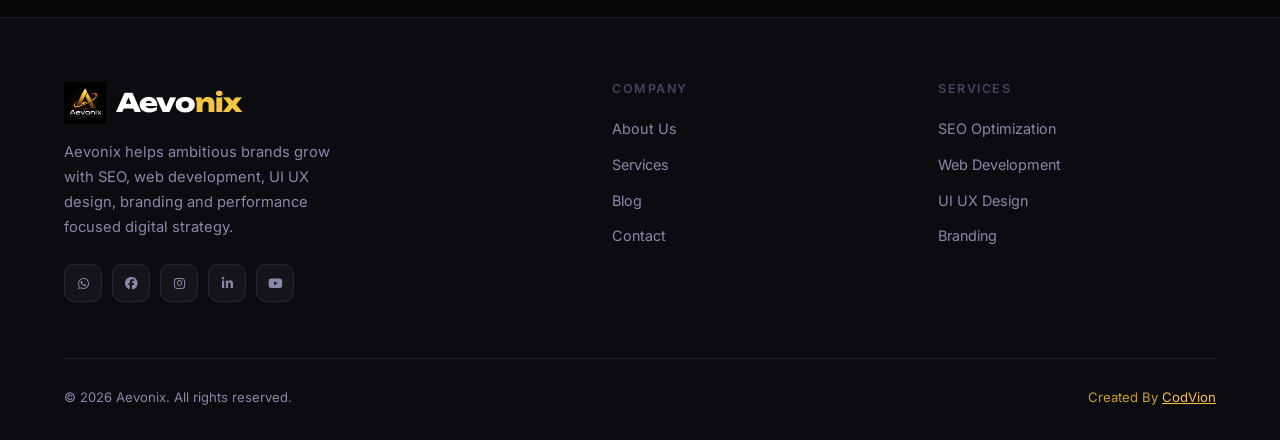
<file: aevonix/services.html>
<!DOCTYPE html>

<html lang="en">

<head>
  <meta charset="utf-8" />
  <meta content="width=device-width, initial-scale=1.0" name="viewport" />
  <title>Aevonix Services | SEO, Web Development, UI UX Design &amp; Branding</title>
  <meta
    content="Explore Aevonix services for SEO optimization, web development, UI UX design, branding, website performance and digital growth strategy built for measurable business results."
    name="description" />
  <meta
    content="Aevonix services, SEO services, web development services, UI UX design services, branding agency, performance optimization, digital growth strategy, website audit, technical SEO, business growth agency"
    name="keywords" />
  <meta content="Aevonix" name="author" />
  <meta content="index, follow, max-image-preview:large" name="robots" />
  <meta content="#0b0b10" name="theme-color" />
  <link href="https://aevonix.netlify.app/services" rel="canonical" />
  <link href="assets/images/favicon.webp" rel="icon" type="image/webp" />
  <meta content="website" property="og:type" />
  <meta content="Aevonix" property="og:site_name" />
  <meta content="Aevonix Services | SEO, Web Development, Design &amp; Branding" property="og:title" />
  <meta
    content="Premium SEO, web development, UI UX design, branding and performance services for brands that want real digital growth."
    property="og:description" />
  <meta content="https://aevonix.netlify.app/services" property="og:url" />
  <meta content="https://aevonix.netlify.app/assets/images/og-image.webp" property="og:image" />
  <meta content="Aevonix digital growth services" property="og:image:alt" />
  <meta content="summary_large_image" name="twitter:card" />
  <meta content="Aevonix Services | Digital Growth Solutions" name="twitter:title" />
  <meta content="SEO, web development, UI UX design, branding and performance optimization services from Aevonix."
    name="twitter:description" />
  <meta content="https://aevonix.netlify.app/assets/images/og-image.webp" name="twitter:image" />
  <link href="https://fonts.googleapis.com" rel="preconnect" />
  <link crossorigin="" href="https://fonts.gstatic.com" rel="preconnect" />
  <link
    href="https://fonts.googleapis.com/css2?family=Unbounded:wght@300;400;500;600;700;800;900&amp;family=Inter:wght@300;400;500;600&amp;display=swap"
    rel="stylesheet" />
  <link href="styles.css" rel="stylesheet" />
  <link href="https://cdnjs.cloudflare.com/ajax/libs/font-awesome/6.5.0/css/all.min.css" rel="stylesheet" />
  <script type="application/ld+json">
  {
    "@context": "https://schema.org",
    "@graph": [
      {
        "@type": "Organization",
        "@id": "https://aevonix.netlify.app/#organization",
        "name": "Aevonix",
        "url": "https://aevonix.netlify.app/",
        "logo": "https://aevonix.netlify.app/assets/images/logo.webp",
        "description": "Aevonix is a digital growth agency offering SEO, web development, UI UX design, branding and website performance optimization.",
        "sameAs": [
          "https://www.facebook.com/profile.php?id=61585100560566",
          "https://www.instagram.com/codvion/",
          "https://www.linkedin.com/in/codvion/",
          "https://www.youtube.com/@codvion_pro"
        ],
        "contactPoint": {
          "@type": "ContactPoint",
          "telephone": "+923214086800",
          "contactType": "customer support",
          "availableLanguage": ["English", "Urdu"]
        }
      },
      {
        "@type": "Service",
        "@id": "https://aevonix.netlify.app/services#services",
        "name": "Aevonix Digital Growth Services",
        "url": "https://aevonix.netlify.app/services",
        "description": "SEO optimization, web development, UI UX design, branding, performance optimization and digital growth strategy services.",
        "provider": {
          "@id": "https://aevonix.netlify.app/#organization"
        },
        "serviceType": ["SEO Optimization", "Web Development", "UI UX Design", "Branding", "Performance Optimization", "Digital Growth Strategy"],
        "areaServed": "Worldwide"
      },
      {
        "@type": "BreadcrumbList",
        "@id": "https://aevonix.netlify.app/services#breadcrumb",
        "itemListElement": [
          {
            "@type": "ListItem",
            "position": 1,
            "name": "Home",
            "item": "https://aevonix.netlify.app/"
          },
          {
            "@type": "ListItem",
            "position": 2,
            "name": "Services",
            "item": "https://aevonix.netlify.app/services"
          }
        ]
      }
    ]
  }
  </script>
  <style>
    .page-hero {
      padding: 160px 0 100px;
      position: relative;
      overflow: hidden;
    }

    .page-hero-bg {
      position: absolute;
      inset: 0;
      background: radial-gradient(ellipse 70% 50% at 50% 0%, rgba(245, 197, 66, 0.07), transparent),
        linear-gradient(180deg, var(--bg-2) 0%, var(--bg) 100%);
    }

    .page-hero-grid {
      position: absolute;
      inset: 0;
      background-image:
        linear-gradient(rgba(255, 255, 255, 0.018) 1px, transparent 1px),
        linear-gradient(90deg, rgba(255, 255, 255, 0.018) 1px, transparent 1px);
      background-size: 60px 60px;
    }

    .page-hero-inner {
      position: relative;
      z-index: 1;
      text-align: center;
      max-width: 800px;
      margin: 0 auto;
    }

    .page-hero h1 {
      font-size: clamp(2.2rem, 5vw, 3.6rem);
      margin-bottom: 18px;
    }

    .page-hero p {
      font-size: 1.1rem;
      max-width: 600px;
      margin: 0 auto 36px;
    }

    .breadcrumb {
      display: flex;
      align-items: center;
      justify-content: center;
      gap: 8px;
      font-size: 0.82rem;
      color: var(--text-faint);
      margin-bottom: 24px;
    }

    .breadcrumb a {
      color: var(--text-dim);
      transition: color 0.2s;
    }

    .breadcrumb a:hover {
      color: var(--gold);
    }


    .svc-tabs {
      display: flex;
      align-items: center;
      justify-content: center;
      gap: 8px;
      flex-wrap: wrap;
      padding: 32px 0;
      border-bottom: 1px solid var(--border);
      background: var(--bg-2);
      position: sticky;
      top: 72px;
      z-index: 100;
    }

    .svc-tab {
      display: inline-flex;
      align-items: center;
      gap: 7px;
      padding: 9px 18px;
      border-radius: 100px;
      font-size: 0.85rem;
      font-weight: 500;
      color: var(--text-dim);
      background: var(--surface);
      border: 1px solid var(--border);
      cursor: pointer;
      transition: all 0.2s;
      text-decoration: none;
    }

    .svc-tab:hover {
      color: #fff;
      border-color: rgba(255, 255, 255, 0.2);
    }

    .svc-tab.active {
      background: var(--gold-glass);
      border-color: var(--border-gold);
      color: var(--gold);
    }


    .svc-block {
      padding: 100px 0;
      border-bottom: 1px solid var(--border);
    }

    .svc-block:nth-child(even) {
      background: var(--bg-2);
    }

    .svc-block-grid {
      display: grid;
      grid-template-columns: 1fr 1fr;
      gap: 80px;
      align-items: center;
    }

    .svc-block-grid.reverse {
      direction: rtl;
    }

    .svc-block-grid.reverse>* {
      direction: ltr;
    }


    .svc-visual {
      position: relative;
      height: 420px;
      display: flex;
      align-items: center;
      justify-content: center;
    }

    .svc-visual-card {
      width: 100%;
      max-width: 360px;
      background: rgba(14, 14, 22, 0.95);
      border: 1px solid var(--border-gold);
      border-radius: 20px;
      padding: 28px;
      backdrop-filter: blur(16px);
      position: relative;
      z-index: 1;
    }

    .svc-visual-header {
      display: flex;
      align-items: center;
      gap: 12px;
      margin-bottom: 24px;
      padding-bottom: 16px;
      border-bottom: 1px solid var(--border);
    }

    .svc-visual-icon {
      width: 44px;
      height: 44px;
      border-radius: 12px;
      background: var(--gold-glass);
      border: 1px solid var(--border-gold);
      display: flex;
      align-items: center;
      justify-content: center;
      font-size: 1.2rem;
    }

    .svc-visual-title {
      font-family: var(--font-body);
      font-weight: 600;
      font-size: 0.95rem;
    }

    .svc-visual-sub {
      font-size: 0.75rem;
      color: var(--text-dim);
    }


    .svc-metric-row {
      display: flex;
      align-items: center;
      justify-content: space-between;
      padding: 10px 0;
      border-bottom: 1px solid rgba(255, 255, 255, 0.04);
    }

    .svc-metric-row:last-child {
      border-bottom: none;
    }

    .svc-metric-lbl {
      font-size: 0.8rem;
      color: var(--text-dim);
    }

    .svc-metric-val {
      font-family: var(--font-head);
      font-size: 0.95rem;
      font-weight: 700;
      color: var(--gold);
    }

    .svc-bar-row {
      margin: 14px 0;
    }

    .svc-bar-lbl-row {
      display: flex;
      justify-content: space-between;
      font-size: 0.75rem;
      color: var(--text-dim);
      margin-bottom: 6px;
    }

    .svc-bar {
      height: 5px;
      background: var(--surface-2);
      border-radius: 100px;
      overflow: hidden;
    }

    .svc-bar-fill {
      height: 100%;
      border-radius: 100px;
      background: linear-gradient(90deg, var(--gold-dim), var(--gold));
      box-shadow: 0 0 10px rgba(245, 197, 66, 0.35);
    }


    .svc-badge {
      position: absolute;
      background: rgba(14, 14, 22, 0.92);
      border: 1px solid var(--border-gold);
      border-radius: 12px;
      padding: 10px 16px;
      backdrop-filter: blur(10px);
      font-size: 0.82rem;
      white-space: nowrap;
    }

    .svc-badge-val {
      font-family: var(--font-head);
      font-size: 1.1rem;
      font-weight: 700;
      color: var(--gold);
      line-height: 1.1;
    }

    .svc-badge-lbl {
      font-size: 0.7rem;
      color: var(--text-dim);
    }


    .svc-block-content {}

    .svc-block-content h2 {
      font-size: clamp(1.7rem, 3.5vw, 2.4rem);
      margin-bottom: 16px;
    }

    .svc-block-content p {
      font-size: 1rem;
      margin-bottom: 16px;
    }

    .svc-features {
      display: flex;
      flex-direction: column;
      gap: 14px;
      margin: 28px 0;
    }

    .svc-feature {
      display: flex;
      align-items: flex-start;
      gap: 12px;
    }

    .svc-feature-check {
      width: 22px;
      height: 22px;
      flex-shrink: 0;
      border-radius: 6px;
      background: var(--gold-glass);
      border: 1px solid var(--border-gold);
      display: flex;
      align-items: center;
      justify-content: center;
      font-size: 0.7rem;
      color: var(--gold);
      margin-top: 1px;
    }

    .svc-feature-text {
      font-size: 0.92rem;
      color: var(--text);
    }

    .svc-feature-text strong {
      color: #fff;
      font-weight: 600;
    }

    .svc-price-note {
      display: inline-flex;
      align-items: center;
      gap: 8px;
      background: var(--surface);
      border: 1px solid var(--border);
      border-radius: 10px;
      padding: 12px 18px;
      font-size: 0.85rem;
      color: var(--text-dim);
      margin-bottom: 24px;
    }

    .svc-price-note span {
      color: var(--gold);
      font-weight: 600;
    }


    .pricing-section {
      background: var(--bg-2);
      padding: 100px 0;
    }

    .pricing-toggle {
      display: flex;
      align-items: center;
      justify-content: center;
      gap: 12px;
      margin: 32px 0 56px;
    }

    .toggle-label {
      font-size: 0.9rem;
      color: var(--text-dim);
    }

    .toggle-switch {
      width: 48px;
      height: 26px;
      background: var(--surface-2);
      border: 1px solid var(--border);
      border-radius: 100px;
      position: relative;
      cursor: pointer;
      transition: all 0.3s;
    }

    .toggle-switch.on {
      background: var(--gold-glass);
      border-color: var(--border-gold);
    }

    .toggle-thumb {
      width: 18px;
      height: 18px;
      background: var(--text-dim);
      border-radius: 50%;
      position: absolute;
      top: 3px;
      left: 4px;
      transition: all 0.3s var(--ease-spring);
    }

    .toggle-switch.on .toggle-thumb {
      left: 24px;
      background: var(--gold);
    }

    .save-badge {
      font-size: 0.72rem;
      font-weight: 700;
      color: var(--gold);
      background: var(--gold-glass);
      border: 1px solid var(--border-gold);
      border-radius: 100px;
      padding: 3px 10px;
    }

    .pricing-grid {
      display: grid;
      grid-template-columns: repeat(3, 1fr);
      gap: 20px;
    }

    .pricing-card {
      padding: 36px 32px;
      border-radius: var(--radius-lg);
      background: var(--surface);
      border: 1px solid var(--border);
      transition: all 0.35s var(--ease-out);
      position: relative;
    }

    .pricing-card:hover {
      border-color: var(--border-gold);
      transform: translateY(-5px);
    }

    .pricing-card.featured {
      background: linear-gradient(145deg, rgba(245, 197, 66, 0.06), rgba(18, 18, 28, 0.95));
      border-color: var(--border-gold);
      box-shadow: 0 0 60px rgba(245, 197, 66, 0.08);
    }

    .pricing-badge {
      position: absolute;
      top: -12px;
      left: 50%;
      transform: translateX(-50%);
      background: var(--gold);
      color: #0a0a0e;
      font-size: 0.72rem;
      font-weight: 700;
      letter-spacing: 0.08em;
      text-transform: uppercase;
      padding: 4px 14px;
      border-radius: 100px;
      white-space: nowrap;
    }

    .pricing-tier {
      font-size: 0.8rem;
      font-weight: 600;
      letter-spacing: 0.1em;
      text-transform: uppercase;
      color: var(--text-faint);
      margin-bottom: 12px;
    }

    .pricing-price {
      display: flex;
      align-items: baseline;
      gap: 4px;
      margin-bottom: 6px;
    }

    .price-currency {
      font-size: 1.2rem;
      color: var(--text-dim);
      font-weight: 400;
      margin-top: 8px;
    }

    .price-amount {
      font-family: var(--font-head);
      font-size: 3rem;
      font-weight: 800;
      color: #fff;
      line-height: 1;
    }

    .price-period {
      font-size: 0.85rem;
      color: var(--text-dim);
    }

    .pricing-desc {
      font-size: 0.88rem;
      color: var(--text-dim);
      margin-bottom: 28px;
      padding-bottom: 24px;
      border-bottom: 1px solid var(--border);
    }

    .pricing-features {
      display: flex;
      flex-direction: column;
      gap: 12px;
      margin-bottom: 32px;
    }

    .pricing-feature {
      display: flex;
      align-items: center;
      gap: 10px;
      font-size: 0.88rem;
      color: var(--text);
    }

    .pricing-feature .check {
      width: 18px;
      height: 18px;
      border-radius: 5px;
      background: var(--gold-glass);
      border: 1px solid var(--border-gold);
      display: flex;
      align-items: center;
      justify-content: center;
      font-size: 0.6rem;
      color: var(--gold);
      flex-shrink: 0;
    }

    .pricing-feature .dash {
      width: 18px;
      height: 18px;
      border-radius: 5px;
      background: var(--surface);
      border: 1px solid var(--border);
      display: flex;
      align-items: center;
      justify-content: center;
      font-size: 0.6rem;
      color: var(--text-faint);
      flex-shrink: 0;
    }

    .pricing-cta {
      width: 100%;
      justify-content: center;
    }


    .logos-bar {
      padding: 60px 0;
      border-bottom: 1px solid var(--border);
    }

    .logos-inner {
      display: flex;
      align-items: center;
      justify-content: center;
      flex-wrap: wrap;
      gap: 12px;
    }

    .logo-pill {
      padding: 10px 22px;
      border-radius: 100px;
      background: var(--surface);
      border: 1px solid var(--border);
      font-family: var(--font-head);
      font-size: 0.78rem;
      font-weight: 600;
      color: var(--text-faint);
      letter-spacing: 0.05em;
      transition: all 0.2s;
    }

    .logo-pill:hover {
      border-color: var(--border-gold);
      color: var(--text-dim);
    }


    .svc-cta {
      text-align: center;
      padding: 100px 0;
      position: relative;
      overflow: hidden;
    }

    .svc-cta h2 {
      font-size: clamp(1.8rem, 4vw, 3rem);
      margin-bottom: 14px;
    }

    .svc-cta p {
      margin-bottom: 36px;
    }

    .cta-btns {
      display: flex;
      justify-content: center;
      align-items: center;
      gap: 14px;
      flex-wrap: wrap;
    }


    @media (max-width: 1024px) {

      .svc-block-grid,
      .svc-block-grid.reverse {
        grid-template-columns: 1fr;
        direction: ltr;
        gap: 48px;
      }

      .pricing-grid {
        grid-template-columns: 1fr;
        max-width: 420px;
        margin: 0 auto;
      }
    }

    @media (max-width: 768px) {
      .svc-visual {
        height: 300px;
      }

      .svc-visual-card {
        max-width: 300px;
      }
    }
  </style>
  <link href="assets/images/favicon.webp" rel="apple-touch-icon" />
</head>

<body>
  <header>
    <nav aria-label="Main navigation" id="navbar">
      <div class="container">
        <div class="nav-inner">
          <a aria-label="Aevonix Home" class="nav-logo" href="index">
            <img alt="Aevonix digital growth agency logo" class="nav-logo-img" src="assets/images/logo.webp" />
            <span>Aevo<span class="span">nix</span></span>
          </a>
          <ul class="nav-links" role="list">
            <li><a href="index">Home</a></li>
            <li><a href="about">About</a></li>
            <li><a href="services">Services</a></li>
            <li><a href="blog">Blog</a></li>
            <li><a href="faq">FAQ</a></li>
            <li><a href="contact">Contact</a></li>
          </ul>
          <div class="nav-cta">
            <a class="btn btn-ghost btn-sm" href="contact">Talk to Us</a>
            <a class="btn btn-primary btn-sm" href="services">Get Started →</a>
          </div>
          <button aria-controls="navMobile" aria-expanded="false" aria-label="Toggle mobile menu" class="nav-toggle"
            id="navToggle">
            <span></span><span></span><span></span>
          </button>
        </div>
      </div>
      <nav aria-label="Mobile navigation" class="nav-mobile" id="navMobile">
        <a href="index">Home</a>
        <a href="about">About</a>
        <a href="services">Services</a>
        <a href="blog">Blog</a>
        <a href="faq">FAQ</a>
        <a href="contact">Contact</a>
      </nav>
    </nav>
  </header>
  <main>
    <section aria-labelledby="svc-headline" class="page-hero">
      <div aria-hidden="true" class="page-hero-bg"></div>
      <div aria-hidden="true" class="page-hero-grid"></div>
      <div class="container">
        <div class="page-hero-inner animate-fade-up">
          <nav aria-label="Breadcrumb" class="breadcrumb">
            <a href="index">Home</a>
            <span aria-hidden="true">›</span>
            <span aria-current="page">Services</span>
          </nav>
          <span class="section-label">What We Offer</span>
          <h1 id="svc-headline">Services That <span class="text-gold">Drive Revenue</span></h1>
          <p>From technical SEO to pixel-perfect design, every service we offer is built around one outcome: measurable
            growth for your business.</p>
          <a class="btn btn-primary" href="contact">Book a Free Audit <i aria-hidden="true"
              class="fa-solid fa-arrow-right"></i></a>
        </div>
      </div>
    </section>
    <nav aria-label="Service categories" class="svc-tabs">
      <a class="svc-tab active" href="#seo"><i aria-hidden="true" class="fa-solid fa-magnifying-glass-chart"></i>
        SEO</a>
      <a class="svc-tab" href="#web"><i aria-hidden="true" class="fa-solid fa-code"></i> Web Dev</a>
      <a class="svc-tab" href="#design"><i aria-hidden="true" class="fa-solid fa-pen-nib"></i> UI/UX</a>
      <a class="svc-tab" href="#branding"><i aria-hidden="true" class="fa-solid fa-star"></i> Branding</a>
      <a class="svc-tab" href="#perf"><i aria-hidden="true" class="fa-solid fa-gauge-high"></i> Performance</a>
      <a class="svc-tab" href="#growth"><i aria-hidden="true" class="fa-solid fa-chart-line"></i> Growth</a>
    </nav>
    <section aria-labelledby="seo-heading" class="svc-block" id="seo">
      <div class="container">
        <div class="svc-block-grid">
          <div aria-hidden="true" class="svc-visual reveal">
            <div class="glow-blob"
              style="width:300px;height:300px;background:radial-gradient(circle,rgba(245,197,66,0.08),transparent 65%);top:50%;left:50%;transform:translate(-50%,-50%)">
            </div>
            <div class="svc-visual-card">
              <div class="svc-visual-header">
                <div class="svc-visual-icon"><i aria-hidden="true" class="fa-solid fa-magnifying-glass-chart"></i></div>
                <div>
                  <div class="svc-visual-title">SEO Dashboard</div>
                  <div class="svc-visual-sub">Monthly Performance</div>
                </div>
              </div>
              <div class="svc-bar-row">
                <div class="svc-bar-lbl-row"><span>Organic Traffic</span><span style="color:var(--gold)">+340%</span>
                </div>
                <div class="svc-bar">
                  <div class="svc-bar-fill" style="width:85%"></div>
                </div>
              </div>
              <div class="svc-bar-row">
                <div class="svc-bar-lbl-row"><span>Keyword Rankings</span><span style="color:var(--gold)">92 → #1</span>
                </div>
                <div class="svc-bar">
                  <div class="svc-bar-fill" style="width:72%"></div>
                </div>
              </div>
              <div class="svc-bar-row">
                <div class="svc-bar-lbl-row"><span>Domain Authority</span><span style="color:var(--gold)">+28pts</span>
                </div>
                <div class="svc-bar">
                  <div class="svc-bar-fill" style="width:64%"></div>
                </div>
              </div>
              <div class="svc-metric-row" style="margin-top:14px">
                <span class="svc-metric-lbl">SEO Score</span>
                <span class="svc-metric-val">98/100</span>
              </div>
            </div>
            <div class="svc-badge" style="top:30px;right:0;animation:float 4s ease-in-out infinite">
              <div class="svc-badge-val"><i aria-hidden="true" class="fa-solid fa-trophy"></i> #1</div>
              <div class="svc-badge-lbl">SERP Position</div>
            </div>
          </div>
          <div class="svc-block-content reveal reveal-delay-2">
            <span class="section-label">01, SEO</span>
            <h2 id="seo-heading">Technical SEO That <span class="text-gold">Actually Ranks</span></h2>
            <p>We build SEO foundations that compound over time, combining technical precision, content authority, and
              strategic link acquisition to dominate your target keywords.</p>
            <div class="svc-price-note">
              <span><i aria-hidden="true" class="fa-solid fa-box-open"></i></span> Starting from <span>$800/mo</span> ·
              Full audit included
            </div>
            <div class="svc-features">
              <div class="svc-feature">
                <div aria-hidden="true" class="svc-feature-check"><i aria-hidden="true" class="fa-solid fa-check"></i>
                </div>
                <span class="svc-feature-text"><strong>Technical Audit</strong>, Complete site crawl, Core Web Vitals,
                  schema, indexability</span>
              </div>
              <div class="svc-feature">
                <div aria-hidden="true" class="svc-feature-check"><i aria-hidden="true" class="fa-solid fa-check"></i>
                </div>
                <span class="svc-feature-text"><strong>Keyword Strategy</strong>, Intent-mapped keyword research with
                  competitive gap analysis</span>
              </div>
              <div class="svc-feature">
                <div aria-hidden="true" class="svc-feature-check"><i aria-hidden="true" class="fa-solid fa-check"></i>
                </div>
                <span class="svc-feature-text"><strong>On-Page Optimization</strong>, Title tags, meta, headings,
                  internal linking, structured data</span>
              </div>
              <div class="svc-feature">
                <div aria-hidden="true" class="svc-feature-check"><i aria-hidden="true" class="fa-solid fa-check"></i>
                </div>
                <span class="svc-feature-text"><strong>Link Building</strong>, White-hat authority acquisition from
                  real, relevant domains</span>
              </div>
              <div class="svc-feature">
                <div aria-hidden="true" class="svc-feature-check"><i aria-hidden="true" class="fa-solid fa-check"></i>
                </div>
                <span class="svc-feature-text"><strong>Monthly Reporting</strong>, Transparent dashboard with traffic,
                  rankings, and ROI data</span>
              </div>
            </div>
            <a class="btn btn-primary" href="contact">Start SEO Campaign <i aria-hidden="true"
                class="fa-solid fa-arrow-right"></i></a>
          </div>
        </div>
      </div>
    </section>
    <section aria-labelledby="web-heading" class="svc-block" id="web">
      <div class="container">
        <div class="svc-block-grid reverse">
          <div class="svc-block-content reveal">
            <span class="section-label">02, Development</span>
            <h2 id="web-heading">Websites That <span class="text-gold">Score 100</span></h2>
            <p>We engineer websites and web apps that are architecturally sound, blindingly fast, and built to rank.
              Modern stacks, clean code, and zero compromise on performance.</p>
            <div class="svc-price-note">
              <span><i aria-hidden="true" class="fa-solid fa-box-open"></i></span> Projects from <span>$3,500</span> ·
              Timeline: 3to6 weeks
            </div>
            <div class="svc-features">
              <div class="svc-feature">
                <div aria-hidden="true" class="svc-feature-check"><i aria-hidden="true" class="fa-solid fa-check"></i>
                </div>
                <span class="svc-feature-text"><strong>Next.js / React</strong>, Server-rendered, statically optimized,
                  SEO-ready</span>
              </div>
              <div class="svc-feature">
                <div aria-hidden="true" class="svc-feature-check"><i aria-hidden="true" class="fa-solid fa-check"></i>
                </div>
                <span class="svc-feature-text"><strong>100 Lighthouse Score</strong>, Performance, Accessibility, SEO,
                  Best Practices</span>
              </div>
              <div class="svc-feature">
                <div aria-hidden="true" class="svc-feature-check"><i aria-hidden="true" class="fa-solid fa-check"></i>
                </div>
                <span class="svc-feature-text"><strong>CMS Integration</strong>, Headless CMS setup for easy content
                  management</span>
              </div>
              <div class="svc-feature">
                <div aria-hidden="true" class="svc-feature-check"><i aria-hidden="true" class="fa-solid fa-check"></i>
                </div>
                <span class="svc-feature-text"><strong>Schema Markup</strong>, Complete structured data
                  implementation</span>
              </div>
              <div class="svc-feature">
                <div aria-hidden="true" class="svc-feature-check"><i aria-hidden="true" class="fa-solid fa-check"></i>
                </div>
                <span class="svc-feature-text"><strong>WCAG 2.1 Accessibility</strong>, Fully accessible for all
                  users</span>
              </div>
            </div>
            <a class="btn btn-primary" href="contact">Discuss Your Project <i aria-hidden="true"
                class="fa-solid fa-arrow-right"></i></a>
          </div>
          <div aria-hidden="true" class="svc-visual reveal reveal-delay-2">
            <div class="glow-blob"
              style="width:280px;height:280px;background:radial-gradient(circle,rgba(100,60,245,0.08),transparent 65%);top:50%;left:50%;transform:translate(-50%,-50%)">
            </div>
            <div class="svc-visual-card">
              <div class="svc-visual-header">
                <div class="svc-visual-icon"><i aria-hidden="true" class="fa-solid fa-code"></i></div>
                <div>
                  <div class="svc-visual-title">Lighthouse Audit</div>
                  <div class="svc-visual-sub">Performance Report</div>
                </div>
              </div>
              <div class="svc-metric-row">
                <span class="svc-metric-lbl">Performance</span>
                <span class="svc-metric-val">100</span>
              </div>
              <div class="svc-metric-row">
                <span class="svc-metric-lbl">Accessibility</span>
                <span class="svc-metric-val">100</span>
              </div>
              <div class="svc-metric-row">
                <span class="svc-metric-lbl">Best Practices</span>
                <span class="svc-metric-val">100</span>
              </div>
              <div class="svc-metric-row">
                <span class="svc-metric-lbl">SEO</span>
                <span class="svc-metric-val">100</span>
              </div>
              <div class="svc-metric-row">
                <span class="svc-metric-lbl">LCP</span>
                <span class="svc-metric-val">0.8s</span>
              </div>
            </div>
            <div class="svc-badge" style="bottom:40px;left:-10px;animation:float 4.5s 0.5s ease-in-out infinite">
              <div class="svc-badge-val"><i aria-hidden="true" class="fa-solid fa-bolt"></i> 0.3s</div>
              <div class="svc-badge-lbl">TTFB</div>
            </div>
          </div>
        </div>
      </div>
    </section>
    <section aria-labelledby="design-heading" class="svc-block" id="design">
      <div class="container">
        <div class="svc-block-grid">
          <div aria-hidden="true" class="svc-visual reveal">
            <div class="glow-blob"
              style="width:280px;height:280px;background:radial-gradient(circle,rgba(245,100,197,0.07),transparent 65%);top:50%;left:50%;transform:translate(-50%,-50%)">
            </div>
            <div class="svc-visual-card" style="padding:20px">
              <div class="svc-visual-header" style="margin-bottom:16px">
                <div class="svc-visual-icon"><i aria-hidden="true" class="fa-solid fa-pen-nib"></i></div>
                <div>
                  <div class="svc-visual-title">Design System</div>
                  <div class="svc-visual-sub">Component Library</div>
                </div>
              </div>
              <div style="display:flex;flex-direction:column;gap:10px">
                <div
                  style="height:36px;background:var(--gold);border-radius:8px;display:flex;align-items:center;padding:0 14px;font-size:0.78rem;font-weight:700;color:#0a0a0e">
                  Primary Button</div>
                <div
                  style="height:36px;background:var(--surface);border:1px solid var(--border);border-radius:8px;display:flex;align-items:center;padding:0 14px;font-size:0.78rem;font-weight:600;color:var(--text)">
                  Ghost Button</div>
                <div
                  style="background:var(--surface-2);border:1px solid var(--border-gold);border-radius:10px;padding:12px 14px">
                  <div style="font-size:0.72rem;font-weight:600;color:var(--gold);margin-bottom:5px">Card Component
                  </div>
                  <div style="font-size:0.72rem;color:var(--text-dim)">Reusable glassmorphism card with hover state
                  </div>
                </div>
                <div style="display:flex;gap:6px">
                  <div style="width:20px;height:20px;border-radius:5px;background:var(--gold)"></div>
                  <div style="width:20px;height:20px;border-radius:5px;background:#7c6aff"></div>
                  <div style="width:20px;height:20px;border-radius:5px;background:#2a9d5c"></div>
                  <div
                    style="width:20px;height:20px;border-radius:5px;background:var(--surface-2);border:1px solid var(--border)">
                  </div>
                  <div style="font-size:0.72rem;color:var(--text-faint);line-height:20px;margin-left:4px">Color tokens
                  </div>
                </div>
              </div>
            </div>
            <div class="svc-badge" style="top:20px;right:-10px;animation:float 4s 0.3s ease-in-out infinite">
              <div class="svc-badge-val"><i aria-hidden="true" class="fa-solid fa-star"></i> 100%</div>
              <div class="svc-badge-lbl">Figma Handoff</div>
            </div>
          </div>
          <div class="svc-block-content reveal reveal-delay-2">
            <span class="section-label">03, UI/UX</span>
            <h2 id="design-heading">Interfaces That <span class="text-gold">Convert</span></h2>
            <p>Design that goes beyond aesthetics, we build user experiences grounded in research, tested for usability,
              and optimized for conversion at every touchpoint.</p>
            <div class="svc-price-note">
              <span><i aria-hidden="true" class="fa-solid fa-box-open"></i></span> Projects from <span>$2,000</span> ·
              Figma file + Dev handoff
            </div>
            <div class="svc-features">
              <div class="svc-feature">
                <div aria-hidden="true" class="svc-feature-check"><i aria-hidden="true" class="fa-solid fa-check"></i>
                </div>
                <span class="svc-feature-text"><strong>UX Research</strong>, User interviews, heuristic audits, journey
                  mapping</span>
              </div>
              <div class="svc-feature">
                <div aria-hidden="true" class="svc-feature-check"><i aria-hidden="true" class="fa-solid fa-check"></i>
                </div>
                <span class="svc-feature-text"><strong>Design System</strong>, Scalable component library with full
                  token documentation</span>
              </div>
              <div class="svc-feature">
                <div aria-hidden="true" class="svc-feature-check"><i aria-hidden="true" class="fa-solid fa-check"></i>
                </div>
                <span class="svc-feature-text"><strong>Prototyping</strong>, Interactive Figma prototypes for
                  stakeholder testing</span>
              </div>
              <div class="svc-feature">
                <div aria-hidden="true" class="svc-feature-check"><i aria-hidden="true" class="fa-solid fa-check"></i>
                </div>
                <span class="svc-feature-text"><strong>CRO-Focused</strong>, Every layout decision backed by conversion
                  data</span>
              </div>
            </div>
            <a class="btn btn-primary" href="contact">Start Design Project <i aria-hidden="true"
                class="fa-solid fa-arrow-right"></i></a>
          </div>
        </div>
      </div>
    </section>
    <section aria-labelledby="branding-heading" class="svc-block" id="branding">
      <div class="container">
        <div class="svc-block-grid reverse">
          <div class="svc-block-content reveal">
            <span class="section-label">04, Branding</span>
            <h2 id="branding-heading">Brand Identity That <span class="text-gold">Sticks</span></h2>
            <p>We build brand systems that make you unforgettable, from the logo that earns respect to the voice that
              builds loyalty. Strategy-first, always.</p>
            <div class="svc-price-note">
              <span><i aria-hidden="true" class="fa-solid fa-box-open"></i></span> Brand packages from
              <span>$1,500</span>
            </div>
            <div class="svc-features">
              <div class="svc-feature">
                <div aria-hidden="true" class="svc-feature-check"><i aria-hidden="true" class="fa-solid fa-check"></i>
                </div>
                <span class="svc-feature-text"><strong>Brand Strategy</strong>, Positioning, archetype, values, and
                  competitive differentiation</span>
              </div>
              <div class="svc-feature">
                <div aria-hidden="true" class="svc-feature-check"><i aria-hidden="true" class="fa-solid fa-check"></i>
                </div>
                <span class="svc-feature-text"><strong>Visual Identity</strong>, Logo suite, color system, typography,
                  iconography</span>
              </div>
              <div class="svc-feature">
                <div aria-hidden="true" class="svc-feature-check"><i aria-hidden="true" class="fa-solid fa-check"></i>
                </div>
                <span class="svc-feature-text"><strong>Brand Voice</strong>, Messaging guidelines, tone of voice, copy
                  framework</span>
              </div>
              <div class="svc-feature">
                <div aria-hidden="true" class="svc-feature-check"><i aria-hidden="true" class="fa-solid fa-check"></i>
                </div>
                <span class="svc-feature-text"><strong>Brand Guidelines</strong>, Complete 40+ page brand book for
                  consistent application</span>
              </div>
            </div>
            <a class="btn btn-primary" href="contact">Build Your Brand <i aria-hidden="true"
                class="fa-solid fa-arrow-right"></i></a>
          </div>
          <div aria-hidden="true" class="svc-visual reveal reveal-delay-2">
            <div class="glow-blob"
              style="width:280px;height:280px;background:radial-gradient(circle,rgba(245,197,66,0.07),transparent 65%);top:50%;left:50%;transform:translate(-50%,-50%)">
            </div>
            <div class="svc-visual-card" style="padding:24px">
              <div style="text-align:center;padding:20px 0">
                <div
                  style="font-family:var(--font-head);font-size:2.8rem;font-weight:900;color:var(--gold);letter-spacing:-0.04em">
                  Ae</div>
                <div
                  style="font-family:var(--font-head);font-size:1rem;font-weight:700;color:#fff;margin-top:4px;letter-spacing:0.15em">
                  AEVONIX</div>
                <div style="font-size:0.72rem;color:var(--text-faint);letter-spacing:0.2em;margin-top:3px">DIGITAL
                  AGENCY</div>
              </div>
              <div
                style="display:flex;gap:8px;justify-content:center;margin:16px 0;padding:16px 0;border-top:1px solid var(--border);border-bottom:1px solid var(--border)">
                <div style="width:36px;height:36px;border-radius:8px;background:var(--gold)"></div>
                <div style="width:36px;height:36px;border-radius:8px;background:#0a0a0e;border:1px solid var(--border)">
                </div>
                <div style="width:36px;height:36px;border-radius:8px;background:#1a1a28"></div>
                <div
                  style="width:36px;height:36px;border-radius:8px;background:rgba(245,197,66,0.15);border:1px solid var(--border-gold)">
                </div>
              </div>
              <div
                style="font-family:'Unbounded',sans-serif;font-size:0.75rem;color:var(--text-faint);text-align:center">
                Unbounded · Inter · #f5c542</div>
            </div>
          </div>
        </div>
      </div>
    </section>
    <section aria-labelledby="perf-heading" class="svc-block" id="perf">
      <div class="container">
        <div class="svc-block-grid">
          <div aria-hidden="true" class="svc-visual reveal">
            <div class="glow-blob"
              style="width:280px;height:280px;background:radial-gradient(circle,rgba(66,197,245,0.07),transparent 65%);top:50%;left:50%;transform:translate(-50%,-50%)">
            </div>
            <div class="svc-visual-card">
              <div class="svc-visual-header">
                <div class="svc-visual-icon"><i aria-hidden="true" class="fa-solid fa-gauge-high"></i></div>
                <div>
                  <div class="svc-visual-title">Core Web Vitals</div>
                  <div class="svc-visual-sub">After Optimization</div>
                </div>
              </div>
              <div class="svc-metric-row">
                <span class="svc-metric-lbl">LCP (Largest Contentful Paint)</span>
                <span class="svc-metric-val" style="color:#2a9d5c">1.1s ✓</span>
              </div>
              <div class="svc-metric-row">
                <span class="svc-metric-lbl">FID (First Input Delay)</span>
                <span class="svc-metric-val" style="color:#2a9d5c">8ms ✓</span>
              </div>
              <div class="svc-metric-row">
                <span class="svc-metric-lbl">CLS (Cumulative Layout Shift)</span>
                <span class="svc-metric-val" style="color:#2a9d5c">0.02 ✓</span>
              </div>
              <div class="svc-metric-row">
                <span class="svc-metric-lbl">TTFB</span>
                <span class="svc-metric-val" style="color:#2a9d5c">180ms ✓</span>
              </div>
            </div>
          </div>
          <div class="svc-block-content reveal reveal-delay-2">
            <span class="section-label">05, Performance</span>
            <h2 id="perf-heading">Speed as a <span class="text-gold">Competitive Weapon</span></h2>
            <p>Every 100ms of latency costs conversions. We audit, identify, and eliminate every performance bottleneck,
              taking your Core Web Vitals from red to green.</p>
            <div class="svc-features">
              <div class="svc-feature">
                <div aria-hidden="true" class="svc-feature-check"><i aria-hidden="true" class="fa-solid fa-check"></i>
                </div>
                <span class="svc-feature-text"><strong>CWV Audit</strong>, Complete Core Web Vitals analysis and
                  remediation plan</span>
              </div>
              <div class="svc-feature">
                <div aria-hidden="true" class="svc-feature-check"><i aria-hidden="true" class="fa-solid fa-check"></i>
                </div>
                <span class="svc-feature-text"><strong>Image &amp; Asset Optimization</strong>, WebP conversion, lazy
                  loading, CDN setup</span>
              </div>
              <div class="svc-feature">
                <div aria-hidden="true" class="svc-feature-check"><i aria-hidden="true" class="fa-solid fa-check"></i>
                </div>
                <span class="svc-feature-text"><strong>Code Splitting &amp; Caching</strong>, Minimal JS bundles,
                  aggressive caching strategies</span>
              </div>
            </div>
            <a class="btn btn-primary" href="contact">Get a Free Audit <i aria-hidden="true"
                class="fa-solid fa-arrow-right"></i></a>
          </div>
        </div>
      </div>
    </section>
    <section aria-label="Trusted by brands" class="logos-bar">
      <div class="container">
        <p class="text-center text-dim"
          style="font-size:0.8rem;letter-spacing:0.12em;text-transform:uppercase;margin-bottom:24px">Trusted by
          ambitious brands worldwide</p>
        <div class="logos-inner">
          <span class="logo-pill">TechLaunch</span>
          <span class="logo-pill">NovaBrand</span>
          <span class="logo-pill">VaultX</span>
          <span class="logo-pill">DataFlow</span>
          <span class="logo-pill">PeakScale</span>
          <span class="logo-pill">ClearPath</span>
          <span class="logo-pill">QuantumUI</span>
          <span class="logo-pill">ForgeHQ</span>
        </div>
      </div>
    </section>
    <section aria-labelledby="pricing-heading" class="pricing-section" id="growth">
      <div class="container text-center">
        <span class="section-label reveal" style="justify-content:center">Transparent Pricing</span>
        <h2 class="section-heading reveal" id="pricing-heading">Simple, <span class="text-gold">Scalable</span> Plans
        </h2>
        <p class="section-sub reveal" style="margin:0 auto">No hidden fees. No lock-ins. Just results.</p>
        <div aria-label="Billing cycle" class="pricing-toggle reveal" role="group">
          <span class="toggle-label">Monthly</span>
          <div aria-checked="false" aria-label="Toggle annual billing" class="toggle-switch" id="pricingToggle"
            role="switch" tabindex="0"></div>
          <span class="toggle-label">Annual</span>
          <span class="save-badge">Save 20%</span>
        </div>
        <div class="pricing-grid">
          <div class="pricing-card reveal reveal-delay-1">
            <div class="pricing-tier">Starter</div>
            <div class="pricing-price">
              <span class="price-currency">$</span>
              <span class="price-amount" id="p1">799</span>
              <span class="price-period">/mo</span>
            </div>
            <p class="pricing-desc">Perfect for startups and small businesses ready to build their digital foundation.
            </p>
            <ul class="pricing-features">
              <li class="pricing-feature">
                <div class="check"><i aria-hidden="true" class="fa-solid fa-check"></i></div>Technical SEO Audit
              </li>
              <li class="pricing-feature">
                <div class="check"><i aria-hidden="true" class="fa-solid fa-check"></i></div>5 Target Keywords
              </li>
              <li class="pricing-feature">
                <div class="check"><i aria-hidden="true" class="fa-solid fa-check"></i></div>Monthly Report
              </li>
              <li class="pricing-feature">
                <div class="check"><i aria-hidden="true" class="fa-solid fa-check"></i></div>On-page Optimization
              </li>
              <li class="pricing-feature">
                <div class="dash"><i aria-hidden="true" class="fa-solid fa-minus"></i></div><span
                  style="color:var(--text-faint)">Link Building</span>
              </li>
              <li class="pricing-feature">
                <div class="dash"><i aria-hidden="true" class="fa-solid fa-minus"></i></div><span
                  style="color:var(--text-faint)">Dedicated Strategist</span>
              </li>
            </ul>
            <a class="btn btn-ghost pricing-cta" href="contact">Get Started <i aria-hidden="true"
                class="fa-solid fa-arrow-right"></i></a>
          </div>
          <div class="pricing-card featured reveal reveal-delay-2">
            <div class="pricing-badge">Most Popular</div>
            <div class="pricing-tier">Growth</div>
            <div class="pricing-price">
              <span class="price-currency">$</span>
              <span class="price-amount" id="p2">1,799</span>
              <span class="price-period">/mo</span>
            </div>
            <p class="pricing-desc">For growing businesses serious about organic dominance and compounding returns.</p>
            <ul class="pricing-features">
              <li class="pricing-feature">
                <div class="check"><i aria-hidden="true" class="fa-solid fa-check"></i></div>Full Technical SEO
              </li>
              <li class="pricing-feature">
                <div class="check"><i aria-hidden="true" class="fa-solid fa-check"></i></div>25 Target Keywords
              </li>
              <li class="pricing-feature">
                <div class="check"><i aria-hidden="true" class="fa-solid fa-check"></i></div>Weekly Reports
              </li>
              <li class="pricing-feature">
                <div class="check"><i aria-hidden="true" class="fa-solid fa-check"></i></div>Link Building (8/mo)
              </li>
              <li class="pricing-feature">
                <div class="check"><i aria-hidden="true" class="fa-solid fa-check"></i></div>Content Strategy
              </li>
              <li class="pricing-feature">
                <div class="check"><i aria-hidden="true" class="fa-solid fa-check"></i></div>Dedicated Strategist
              </li>
            </ul>
            <a class="btn btn-primary pricing-cta" href="contact">Start Growing <i aria-hidden="true"
                class="fa-solid fa-arrow-right"></i></a>
          </div>
          <div class="pricing-card reveal reveal-delay-3">
            <div class="pricing-tier">Enterprise</div>
            <div class="pricing-price">
              <span class="price-currency" style="font-size:1.4rem;margin-top:0">Custom</span>
            </div>
            <p class="pricing-desc" style="margin-top:12px">Full-service digital partnership for established brands
              ready to dominate.</p>
            <ul class="pricing-features">
              <li class="pricing-feature">
                <div class="check"><i aria-hidden="true" class="fa-solid fa-check"></i></div>Everything in Growth
              </li>
              <li class="pricing-feature">
                <div class="check"><i aria-hidden="true" class="fa-solid fa-check"></i></div>Unlimited Keywords
              </li>
              <li class="pricing-feature">
                <div class="check"><i aria-hidden="true" class="fa-solid fa-check"></i></div>Web Dev Included
              </li>
              <li class="pricing-feature">
                <div class="check"><i aria-hidden="true" class="fa-solid fa-check"></i></div>UI/UX Design
              </li>
              <li class="pricing-feature">
                <div class="check"><i aria-hidden="true" class="fa-solid fa-check"></i></div>Priority Support
              </li>
              <li class="pricing-feature">
                <div class="check"><i aria-hidden="true" class="fa-solid fa-check"></i></div>Dedicated Team
              </li>
            </ul>
            <a class="btn btn-ghost pricing-cta" href="contact">Talk to Us <i aria-hidden="true"
                class="fa-solid fa-arrow-right"></i></a>
          </div>
        </div>
      </div>
    </section>
    <section aria-labelledby="svc-cta-heading" class="svc-cta">
      <div aria-hidden="true" class="glow-blob"
        style="width:500px;height:400px;top:50%;left:50%;transform:translate(-50%,-50%);background:radial-gradient(circle,rgba(245,197,66,0.08),transparent 65%)">
      </div>
      <div class="container reveal" style="position:relative;z-index:1">
        <span class="section-label" style="justify-content:center">Next Step</span>
        <h2 id="svc-cta-heading">Let's Talk About <span class="text-gold">Your Goals</span></h2>
        <p>Free consultation. No pushy sales. Just honest advice on what will actually move your numbers.</p>
        <div class="cta-btns">
          <a class="btn btn-primary" href="contact">Book Free Consultation <i aria-hidden="true"
              class="fa-solid fa-arrow-right"></i></a>
          <a class="btn btn-ghost" href="about">Meet the Team</a>
        </div>
      </div>
    </section>
  </main>
  <footer>
    <div class="container">
      <div class="footer-grid">
        <div class="footer-brand">
          <a aria-label="Aevonix Home" class="nav-logo footer-logo" href="index">
            <img alt="Aevonix digital growth agency logo" class="nav-logo-img" src="assets/images/logo.webp" />
            <span>Aevo<span class="span">nix</span></span>
          </a>
          <p>Aevonix helps ambitious brands grow with SEO, web development, UI UX design, branding and performance
            focused digital strategy.</p>
          <div aria-label="Social media links" class="footer-socials">
            <a aria-label="Aevonix WhatsApp" class="social-link" href="https://wa.me/923214086800"
              rel="noopener noreferrer" target="_blank"><i class="fa-brands fa-whatsapp"></i></a>
            <a aria-label="Aevonix Facebook" class="social-link"
              href="https://www.facebook.com/profile.php?id=61585100560566" rel="noopener noreferrer" target="_blank"><i
                class="fa-brands fa-facebook"></i></a>
            <a aria-label="Aevonix Instagram" class="social-link" href="https://www.instagram.com/codvion/"
              rel="noopener noreferrer" target="_blank"><i class="fa-brands fa-instagram"></i></a>
            <a aria-label="Aevonix LinkedIn" class="social-link" href="https://www.linkedin.com/in/codvion/"
              rel="noopener noreferrer" target="_blank"><i class="fa-brands fa-linkedin-in"></i></a>
            <a aria-label="Aevonix YouTube" class="social-link" href="https://www.youtube.com/@codvion_pro"
              rel="noopener noreferrer" target="_blank"><i class="fa-brands fa-youtube"></i></a>
          </div>
        </div>
        <nav aria-label="Company links" class="footer-col">
          <h4>Company</h4>
          <ul>
            <li><a href="about">About Us</a></li>
            <li><a href="services">Services</a></li>
            <li><a href="blog">Blog</a></li>
            <li><a href="contact">Contact</a></li>
          </ul>
        </nav>
        <nav aria-label="Service links" class="footer-col">
          <h4>Services</h4>
          <ul>
            <li><a href="services">SEO Optimization</a></li>
            <li><a href="services">Web Development</a></li>
            <li><a href="services">UI UX Design</a></li>
            <li><a href="services">Branding</a></li>
          </ul>
        </nav>
      </div>
      <div class="footer-bottom">
        <span>© 2026 Aevonix. All rights reserved.</span>
        <span>Created By <a href="https://codvion.site" rel="noopener noreferrer" target="_blank">CodVion</a></span>
      </div>
    </div>
  </footer>
  <script defer="" src="main.js"></script>

</body>

</html>
</file>
<file: aevonix/styles.css>
@import url('https://fonts.googleapis.com/css2?family=Unbounded:wght@300;400;500;600;700;800;900&family=Inter:wght@300;400;500;600&display=swap');

:root {
  --gold: #f5c542;
  --gold-dim: #c9a02a;
  --gold-glow: rgba(245, 197, 66, 0.18);
  --gold-glass: rgba(245, 197, 66, 0.08);
  --bg: #060608;
  --bg-2: #0c0c10;
  --bg-3: #111118;
  --surface: rgba(255, 255, 255, 0.04);
  --surface-2: rgba(255, 255, 255, 0.07);
  --border: rgba(255, 255, 255, 0.08);
  --border-gold: rgba(245, 197, 66, 0.25);
  --text: #e8e8f0;
  --text-dim: #8888aa;
  --text-faint: #444460;
  --font-head: 'Unbounded', sans-serif;
  --font-body: 'Inter', sans-serif;
  --radius: 14px;
  --radius-lg: 22px;
  --ease-out: cubic-bezier(0.16, 1, 0.3, 1);
  --ease-spring: cubic-bezier(0.34, 1.56, 0.64, 1);
}

*,
*::before,
*::after {
  box-sizing: border-box;
  margin: 0;
  padding: 0;
}

html {
  scroll-behavior: smooth;
  font-size: 16px;
  -webkit-text-size-adjust: 100%;
}

body {
  font-family: var(--font-body);
  background: var(--bg);
  color: var(--text);
  line-height: 1.6;
  min-height: 100vh;
  overflow-x: hidden;
  -webkit-font-smoothing: antialiased;
  -moz-osx-font-smoothing: grayscale;
}

h1,
h2,
h3,
h4,
h5,
h6 {
  font-family: var(--font-head);
  font-weight: 700;
  line-height: 1.15;
  letter-spacing: -0.02em;
  color: #fff;
}

p {
  color: var(--text-dim);
  font-size: 1rem;
  line-height: 1.75;
}

a {
  color: inherit;
  text-decoration: none;
}

img {
  max-width: 100%;
  display: block;
}

ul {
  list-style: none;
}

.container {
  width: 100%;
  max-width: 1200px;
  margin: 0 auto;
  padding: 0 24px;
}

.section-pad {
  padding: 110px 0;
}

.section-pad-sm {
  padding: 70px 0;
}

.text-gold {
  color: var(--gold);
}

.text-center {
  text-align: center;
}

.text-dim {
  color: var(--text-dim);
}

.sr-only {
  position: absolute;
  width: 1px;
  height: 1px;
  padding: 0;
  margin: -1px;
  overflow: hidden;
  clip: rect(0, 0, 0, 0);
  white-space: nowrap;
  border-width: 0;
}

.section-label {
  display: inline-flex;
  align-items: center;
  gap: 8px;
  font-family: var(--font-body);
  font-size: 0.72rem;
  font-weight: 600;
  letter-spacing: 0.14em;
  text-transform: uppercase;
  color: var(--gold);
  background: var(--gold-glass);
  border: 1px solid var(--border-gold);
  border-radius: 100px;
  padding: 5px 14px;
  margin-bottom: 20px;
}

.section-label::before {
  content: '';
  width: 6px;
  height: 6px;
  border-radius: 50%;
  background: var(--gold);
  box-shadow: 0 0 8px var(--gold);
}

.section-heading {
  font-size: clamp(2rem, 4vw, 3rem);
  margin-bottom: 16px;
}

.section-sub {
  font-size: 1.05rem;
  color: var(--text-dim);
  max-width: 560px;
}

.btn {
  display: inline-flex;
  align-items: center;
  gap: 8px;
  font-family: var(--font-body);
  font-size: 0.92rem;
  font-weight: 600;
  border-radius: 100px;
  padding: 13px 28px;
  cursor: pointer;
  border: none;
  outline: none;
  transition: all 0.25s var(--ease-out);
  letter-spacing: 0.01em;
  text-decoration: none;
  white-space: nowrap;
}

.btn-primary {
  background: var(--gold);
  color: #0a0a0e;
  box-shadow: 0 0 32px rgba(245, 197, 66, 0.3);
}

.btn-primary:hover {
  background: #ffd35a;
  box-shadow: 0 0 48px rgba(245, 197, 66, 0.55);
  transform: translateY(-2px);
}

.btn-ghost {
  background: var(--surface);
  color: var(--text);
  border: 1px solid var(--border);
  backdrop-filter: blur(10px);
}

.btn-ghost:hover {
  background: var(--surface-2);
  border-color: var(--border-gold);
  color: #fff;
  transform: translateY(-2px);
}

.btn svg {
  width: 16px;
  height: 16px;
  flex-shrink: 0;
}

#navbar {
  position: fixed;
  top: 0;
  left: 0;
  right: 0;
  z-index: 1000;
  padding: 18px 0;
  background: rgba(6, 6, 8, 0.88);
  border-bottom: 1px solid transparent;
  transition: all 0.4s var(--ease-out);
}

#navbar.scrolled {
  padding: 12px 0;
  background: rgba(6, 6, 8, 0.88);
  backdrop-filter: blur(20px) saturate(1.5);
  border-bottom: 1px solid var(--border);
}

.nav-inner {
  display: flex;
  align-items: center;
  justify-content: space-between;
  gap: 24px;
}

.nav-logo {
  font-family: var(--font-head);
  font-size: 1.4rem;
  font-weight: 800;
  color: #fff;
  letter-spacing: -0.03em;
  display: flex;
  align-items: center;
  gap: 10px;
}

.footer-logo .span,
.nav-logo .span {
  color: var(--gold);
}

.nav-logo-img {
  width: 38px;
  height: 38px;
  object-fit: contain;
  display: inline-block;
  flex-shrink: 0;
}

.footer-logo {
  font-size: 1.6rem;
}

.footer-brand .nav-logo-img {
  width: 42px;
  height: 42px;
}

.btn-sm {
  padding: 10px 20px;
  font-size: 0.85rem;
}

.nav-links {
  display: flex;
  align-items: center;
  gap: 4px;
}

.nav-links a {
  font-size: 0.875rem;
  font-weight: 500;
  color: var(--text-dim);
  padding: 8px 14px;
  border-radius: 8px;
  transition: all 0.2s;
  position: relative;
}

.nav-links a:hover,
.nav-links a.active {
  color: #fff;
  background: var(--surface);
}

.nav-links a.active::after {
  content: '';
  position: absolute;
  bottom: 4px;
  left: 50%;
  transform: translateX(-50%);
  width: 4px;
  height: 4px;
  border-radius: 50%;
  background: var(--gold);
}

.nav-cta {
  display: flex;
  align-items: center;
  gap: 10px;
}

.nav-toggle {
  display: none;
  flex-direction: column;
  gap: 5px;
  cursor: pointer;
  padding: 4px;
  background: none;
  border: none;
}

.nav-toggle span {
  width: 24px;
  height: 2px;
  background: var(--text);
  border-radius: 2px;
  transition: all 0.3s var(--ease-out);
  display: block;
}

.nav-toggle.open span:nth-child(1) {
  transform: rotate(45deg) translate(5px, 5px);
}

.nav-toggle.open span:nth-child(2) {
  opacity: 0;
  transform: translateX(-8px);
}

.nav-toggle.open span:nth-child(3) {
  transform: rotate(-45deg) translate(5px, -5px);
}

.nav-mobile {
  display: none;
  flex-direction: column;
  gap: 4px;
  padding: 16px 24px 24px;
  background: rgba(6, 6, 8, 0.97);
  backdrop-filter: blur(20px);
  border-top: 1px solid var(--border);
}

.nav-mobile.open {
  display: flex;
}

.nav-mobile a {
  font-size: 1rem;
  font-weight: 500;
  color: var(--text-dim);
  padding: 12px 0;
  border-bottom: 1px solid var(--border);
  transition: color 0.2s;
}

.nav-mobile a:last-child {
  border-bottom: none;
}

.nav-mobile a:hover,
.nav-mobile a.active {
  color: var(--gold);
}

footer {
  background: var(--bg-2);
  border-top: 1px solid var(--border);
  padding: 64px 0 32px;
}

.footer-grid {
  display: grid;
  grid-template-columns: 1.8fr 1fr 1fr;
  gap: 48px;
  margin-bottom: 56px;
}

.footer-brand p {
  font-size: 0.92rem;
  line-height: 1.7;
  margin: 16px 0 24px;
  max-width: 280px;
}

.footer-socials {
  display: flex;
  gap: 10px;
}

.footer-socials a {
  width: 38px;
  height: 38px;
  display: flex;
  align-items: center;
  justify-content: center;
  border-radius: 10px;
  background: var(--surface);
  border: 1px solid var(--border);
  color: var(--text-dim);
  font-size: 0.8rem;
  transition: all 0.2s;
}

.footer-socials a:hover {
  background: var(--gold-glass);
  border-color: var(--border-gold);
  color: var(--gold);
}

.footer-col h4 {
  font-family: var(--font-body);
  font-size: 0.78rem;
  font-weight: 600;
  letter-spacing: 0.12em;
  text-transform: uppercase;
  color: var(--text-faint);
  margin-bottom: 20px;
}

.footer-col ul {
  display: flex;
  flex-direction: column;
  gap: 10px;
}

.footer-col ul a {
  font-size: 0.9rem;
  color: var(--text-dim);
  transition: color 0.2s;
}

.footer-col ul a:hover {
  color: var(--gold);
}

.footer-bottom {
  display: flex;
  align-items: center;
  justify-content: space-between;
  padding-top: 28px;
  border-top: 1px solid var(--border);
  font-size: 0.82rem;
  color: var(--text-dim);
}

.footer-bottom span:nth-child(2) {
  color: var(--gold-dim);
}

.footer-bottom span:nth-child(2) a {
  color: var(--gold);
  text-decoration: underline;
}

.footer-bottom-links {
  display: flex;
  gap: 20px;
}

.footer-bottom-links a {
  color: var(--text-faint);
  transition: color 0.2s;
}

.footer-bottom-links a:hover {
  color: var(--text-dim);
}

.glass-card {
  background: var(--surface);
  border: 1px solid var(--border);
  border-radius: var(--radius-lg);
  backdrop-filter: blur(12px);
  transition: all 0.35s var(--ease-out);
}

.glass-card:hover {
  background: var(--surface-2);
  border-color: var(--border-gold);
  transform: translateY(-4px);
  box-shadow: 0 20px 60px rgba(0, 0, 0, 0.4), 0 0 0 1px var(--border-gold);
}

.glow-blob {
  position: absolute;
  border-radius: 50%;
  filter: blur(80px);
  pointer-events: none;
  z-index: 0;
}

.divider {
  height: 1px;
  background: linear-gradient(90deg, transparent, var(--border), transparent);
  margin: 0;
}

@keyframes fadeUp {
  from {
    opacity: 0;
    transform: translateY(28px);
  }

  to {
    opacity: 1;
    transform: translateY(0);
  }
}

@keyframes fadeIn {
  from {
    opacity: 0;
  }

  to {
    opacity: 1;
  }
}

@keyframes float {

  0%,
  100% {
    transform: translateY(0px);
  }

  50% {
    transform: translateY(-12px);
  }
}

@keyframes rotateGlow {
  from {
    transform: rotate(0deg);
  }

  to {
    transform: rotate(360deg);
  }
}

@keyframes shimmer {
  from {
    background-position: -200% center;
  }

  to {
    background-position: 200% center;
  }
}

@keyframes pulseDot {

  0%,
  100% {
    box-shadow: 0 0 6px var(--gold);
  }

  50% {
    box-shadow: 0 0 18px var(--gold), 0 0 36px rgba(245, 197, 66, 0.3);
  }
}

.animate-fade-up {
  animation: fadeUp 0.7s var(--ease-out) both;
}

.animate-float {
  animation: float 4s ease-in-out infinite;
}

.reveal {
  opacity: 0;
  transform: translateY(24px);
  transition: opacity 0.65s var(--ease-out), transform 0.65s var(--ease-out);
}

.reveal.visible {
  opacity: 1;
  transform: none;
}

.reveal-delay-1 {
  transition-delay: 0.1s;
}

.reveal-delay-2 {
  transition-delay: 0.2s;
}

.reveal-delay-3 {
  transition-delay: 0.3s;
}

.reveal-delay-4 {
  transition-delay: 0.4s;
}

@media (max-width: 1024px) {
  .footer-grid {
    grid-template-columns: 1fr 1fr;
    gap: 36px;
  }
}

@media (max-width: 768px) {

  .nav-links,
  .nav-cta .btn-ghost {
    display: none;
  }

  .nav-toggle {
    display: flex;
  }

  .section-pad {
    padding: 80px 0;
  }

  .footer-grid {
    grid-template-columns: 1fr;
    gap: 32px;
  }

  .footer-bottom {
    flex-direction: column;
    gap: 12px;
    text-align: center;
  }
}

@media (max-width: 768px) {
  .nav-logo-img {
    width: 34px;
    height: 34px;
  }
}
</file>
